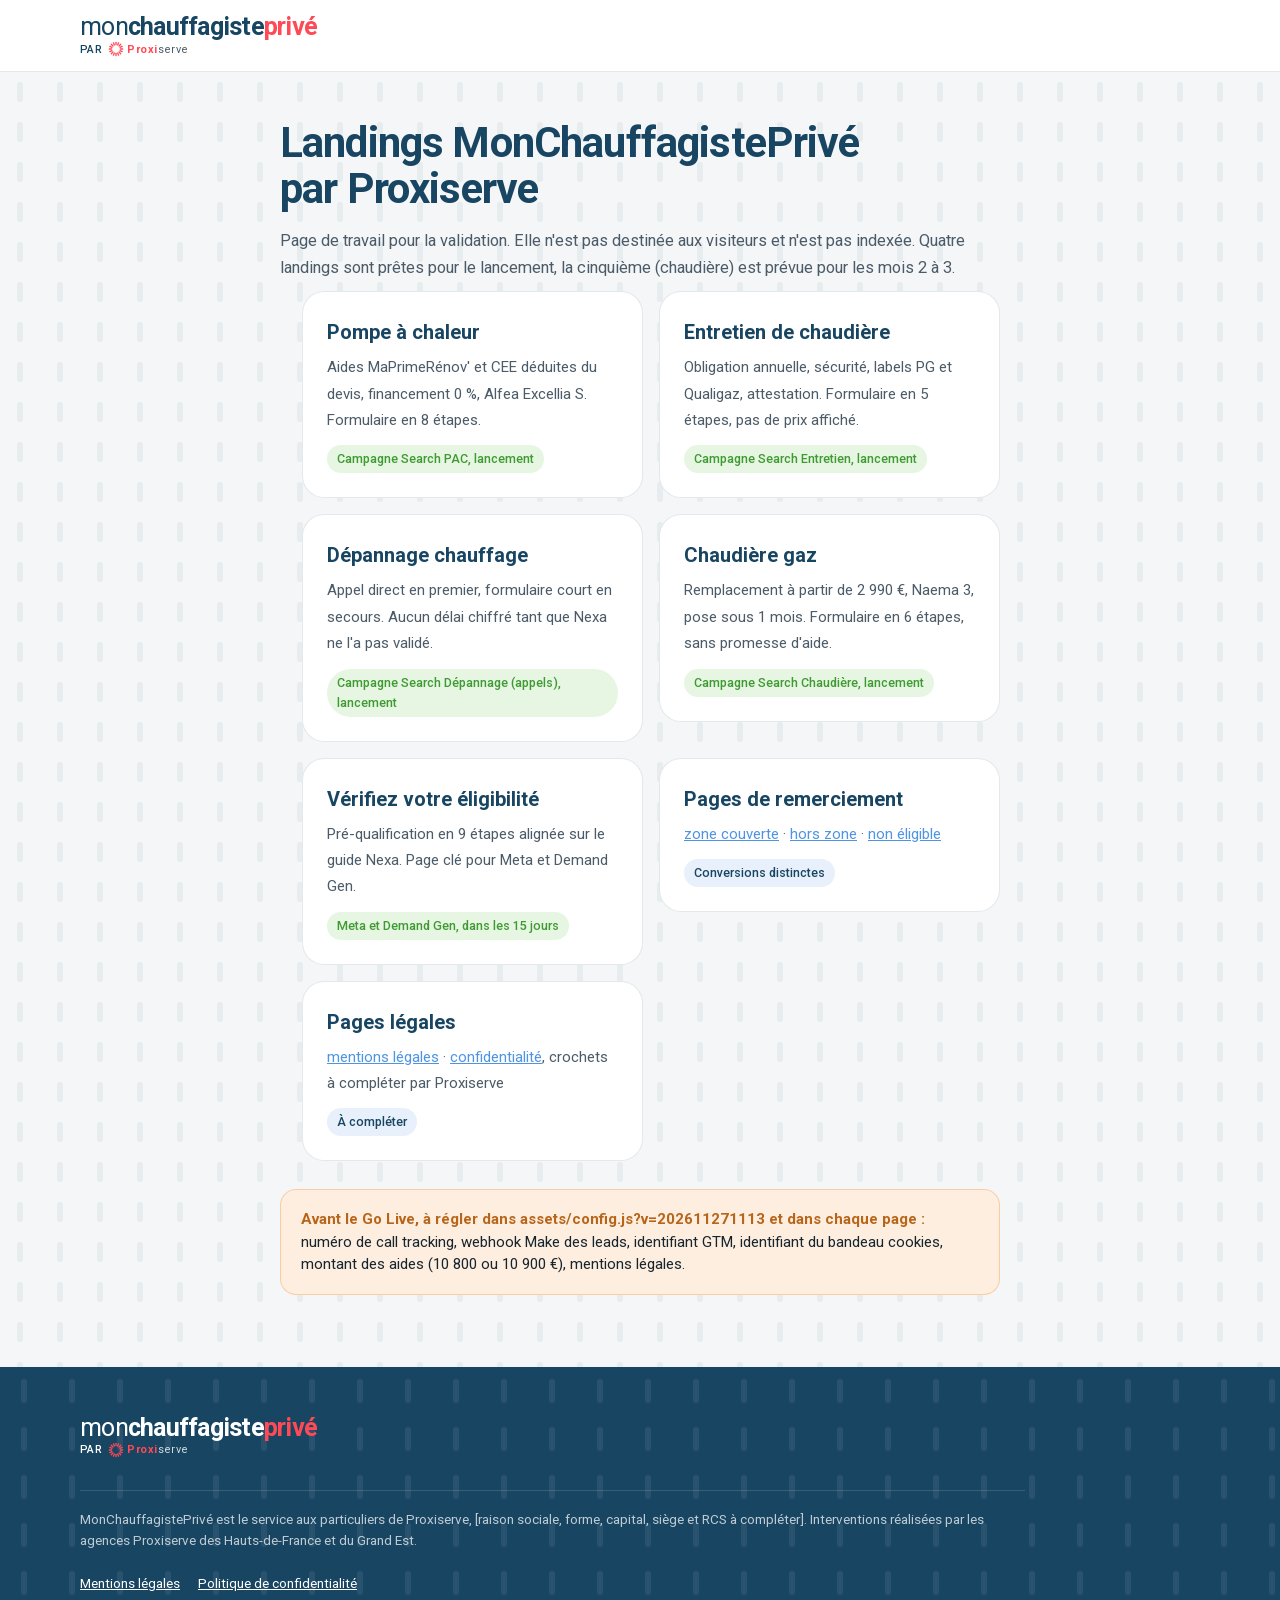
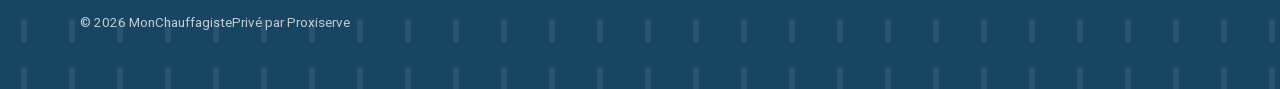
<file: index.html>
<!DOCTYPE html>
<html lang="fr">
<head>
<meta charset="utf-8">
<meta name="viewport" content="width=device-width, initial-scale=1, viewport-fit=cover">
<meta name="robots" content="noindex, nofollow">
<title>Landings, validation interne | MonChauffagistePrivé par Proxiserve</title>
<meta name="theme-color" content="#184562">
<link rel="icon" href="./img/favicon.svg" type="image/svg+xml">
<link rel="preload" as="font" type="font/woff2" href="./fonts/roboto-var.woff2" crossorigin>
<link rel="stylesheet" href="./assets/style.css?v=202611271113">
<!-- IwlCMP : consent defaults (doit précéder GTM). data-site-id à créer pour ce site. -->
<script>
window.dataLayer=window.dataLayer||[];function gtag(){dataLayer.push(arguments);}
gtag('consent','default',{ad_storage:'denied',ad_user_data:'denied',ad_personalization:'denied',analytics_storage:'denied',functionality_storage:'denied',personalization_storage:'denied',security_storage:'granted',wait_for_update:500});
gtag('set','url_passthrough',true);gtag('set','ads_data_redaction',true);
</script>
<script src="https://cmp.iwantlead.fr/cmp/v1/cmp.js" data-site-id="r6dadsb7"></script>
<!-- Google Tag Manager -->
<script>(function(w,d,s,l,i){w[l]=w[l]||[];w[l].push({'gtm.start':new Date().getTime(),event:'gtm.js'});var f=d.getElementsByTagName(s)[0],j=d.createElement(s),dl=l!='dataLayer'?'&l='+l:'';j.async=true;j.src='https://www.googletagmanager.com/gtm.js?id='+i+dl;f.parentNode.insertBefore(j,f);})(window,document,'script','dataLayer','GTM-NTSQ5FQP');</script>
<!-- End Google Tag Manager -->
<script>document.documentElement.className+=' js';</script>
<script src="./assets/config.js?v=202611271113"></script>
<style>body{background:var(--sky-mist)}</style>
</head>
<body>
<noscript><iframe src="https://www.googletagmanager.com/ns.html?id=GTM-NTSQ5FQP" height="0" width="0" style="display:none;visibility:hidden"></iframe></noscript>
<header class="top">
  <div class="wrap">
    <a class="brand" href="./" aria-label="MonChauffagistePrivé par Proxiserve">
      <span class="brand__name">mon<b>chauffagiste</b><em>privé</em></span>
      <span class="brand__by">PAR <svg class="sun"><use href="./assets/icons.svg#i-sun"/></svg><b>Proxi</b><span>serve</span></span>
    </a>
    <div class="top__right">
    </div>
  </div>
</header>
<main class="page">
<div class="wrap">

<h1>Landings MonChauffagistePrivé par Proxiserve</h1>
<p>Page de travail pour la validation. Elle n'est pas destinée aux visiteurs et n'est pas indexée. Quatre landings sont prêtes pour le lancement, la cinquième (chaudière) est prévue pour les mois 2 à 3.</p>
<ul class="hub">
  <li><a href="pompe-a-chaleur/"><b>Pompe à chaleur</b><span>Aides MaPrimeRénov' et CEE déduites du devis, financement 0 %, Alfea Excellia S. Formulaire en 8 étapes.</span><br><span class="tag">Campagne Search PAC, lancement</span></a></li>
  <li><a href="entretien-chaudiere/"><b>Entretien de chaudière</b><span>Obligation annuelle, sécurité, labels PG et Qualigaz, attestation. Formulaire en 5 étapes, pas de prix affiché.</span><br><span class="tag">Campagne Search Entretien, lancement</span></a></li>
  <li><a href="depannage-chauffage/"><b>Dépannage chauffage</b><span>Appel direct en premier, formulaire court en secours. Aucun délai chiffré tant que Nexa ne l'a pas validé.</span><br><span class="tag">Campagne Search Dépannage (appels), lancement</span></a></li>
  <li><a href="chaudiere-gaz/"><b>Chaudière gaz</b><span>Remplacement à partir de 2 990 €, Naema 3, pose sous 1 mois. Formulaire en 6 étapes, sans promesse d'aide.</span><br><span class="tag">Campagne Search Chaudière, lancement</span></a></li>
  <li><a href="simulateur-aides/"><b>Vérifiez votre éligibilité</b><span>Pré-qualification en 9 étapes alignée sur le guide Nexa. Page clé pour Meta et Demand Gen.</span><br><span class="tag">Meta et Demand Gen, dans les 15 jours</span></a></li>
  <li><div class="hub__card"><b>Pages de remerciement</b><span><a href="merci/">zone couverte</a> · <a href="merci-hors-zone/">hors zone</a> · <a href="merci-non-eligible/">non éligible</a></span><br><span class="tag tag--later">Conversions distinctes</span></div></li>
  <li><div class="hub__card"><b>Pages légales</b><span><a href="mentions-legales/">mentions légales</a> · <a href="confidentialite/">confidentialité</a>, crochets à compléter par Proxiserve</span><br><span class="tag tag--later">À compléter</span></div></li>
</ul>
<div class="attention" style="margin-top:28px"><b>Avant le Go Live, à régler dans assets/config.js?v=202611271113 et dans chaque page :</b> numéro de call tracking, webhook Make des leads, identifiant GTM, identifiant du bandeau cookies, montant des aides (10 800 ou 10 900 €), mentions légales.</div>
</div>
</main>
<footer class="foot" id="notes">
  <div class="wrap">
    <a class="brand brand--light" href="./" aria-label="MonChauffagistePrivé par Proxiserve">
      <span class="brand__name">mon<b>chauffagiste</b><em>privé</em></span>
      <span class="brand__by">PAR <svg class="sun"><use href="./assets/icons.svg#i-sun"/></svg><b>Proxi</b><span>serve</span></span>
    </a>
    <p class="foot__legal">MonChauffagistePrivé est le service aux particuliers de Proxiserve, [raison sociale, forme, capital, siège et RCS à compléter]. Interventions réalisées par les agences Proxiserve des Hauts-de-France et du Grand Est.</p>
    <nav aria-label="Informations légales"><a href="./mentions-legales/">Mentions légales</a><a href="./confidentialite/">Politique de confidentialité</a></nav>
    <p style="margin-top:18px">© <span id="annee">2026</span> MonChauffagistePrivé par Proxiserve</p>
  </div>
</footer>
<script src="./assets/app.js?v=202611271113" defer></script>
</body>
</html>
</file>
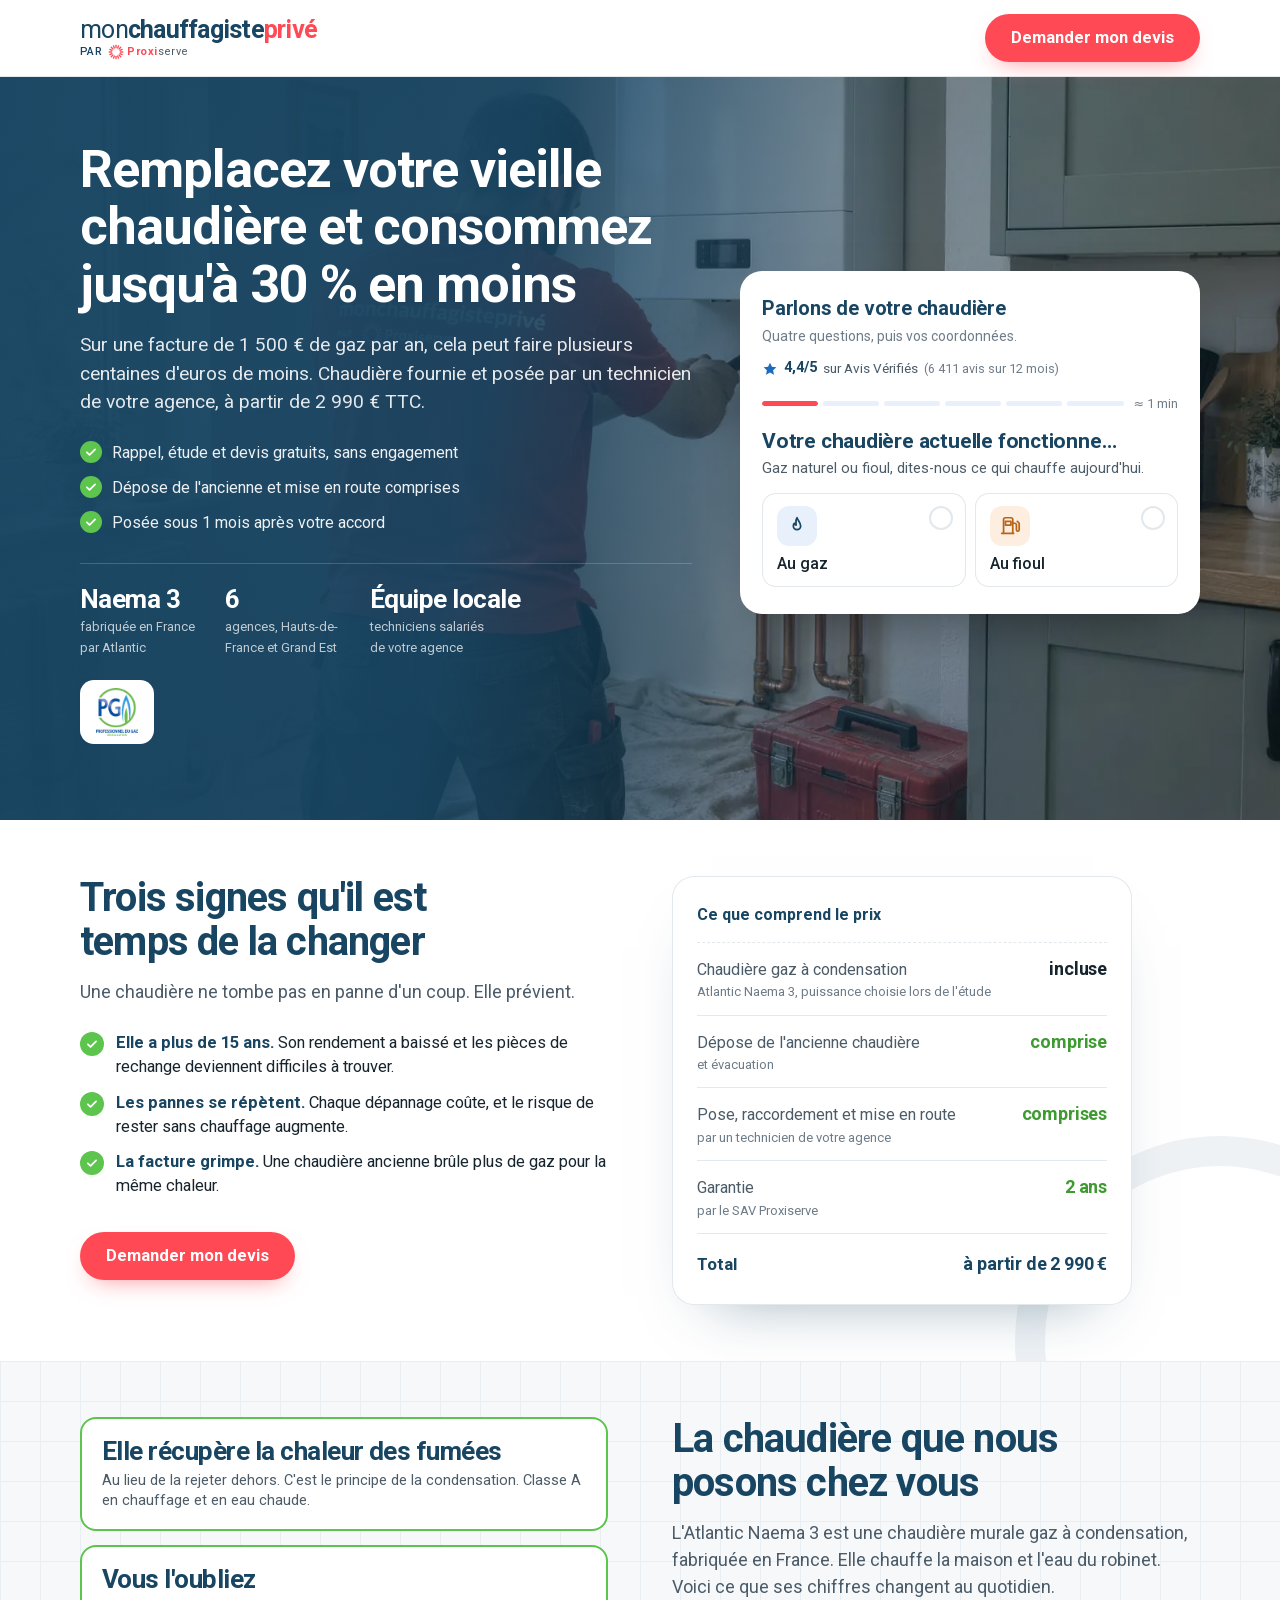
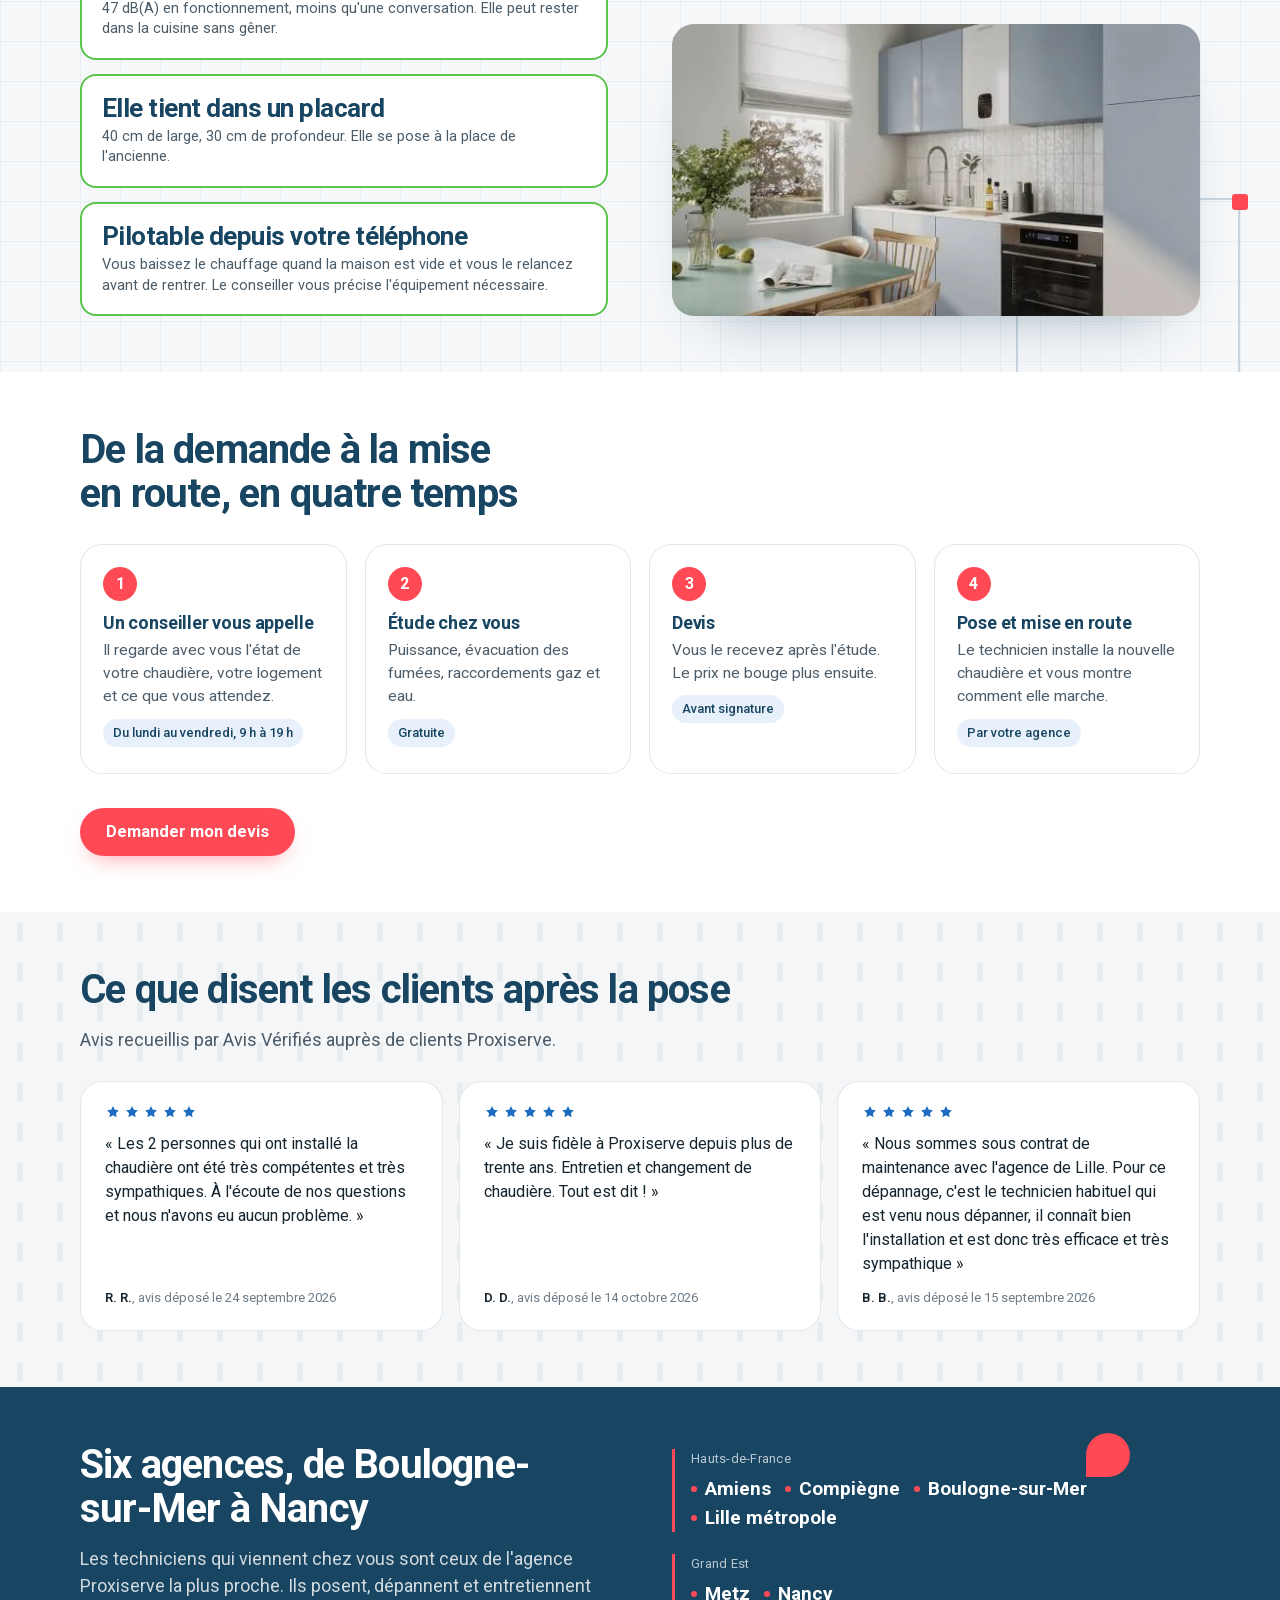
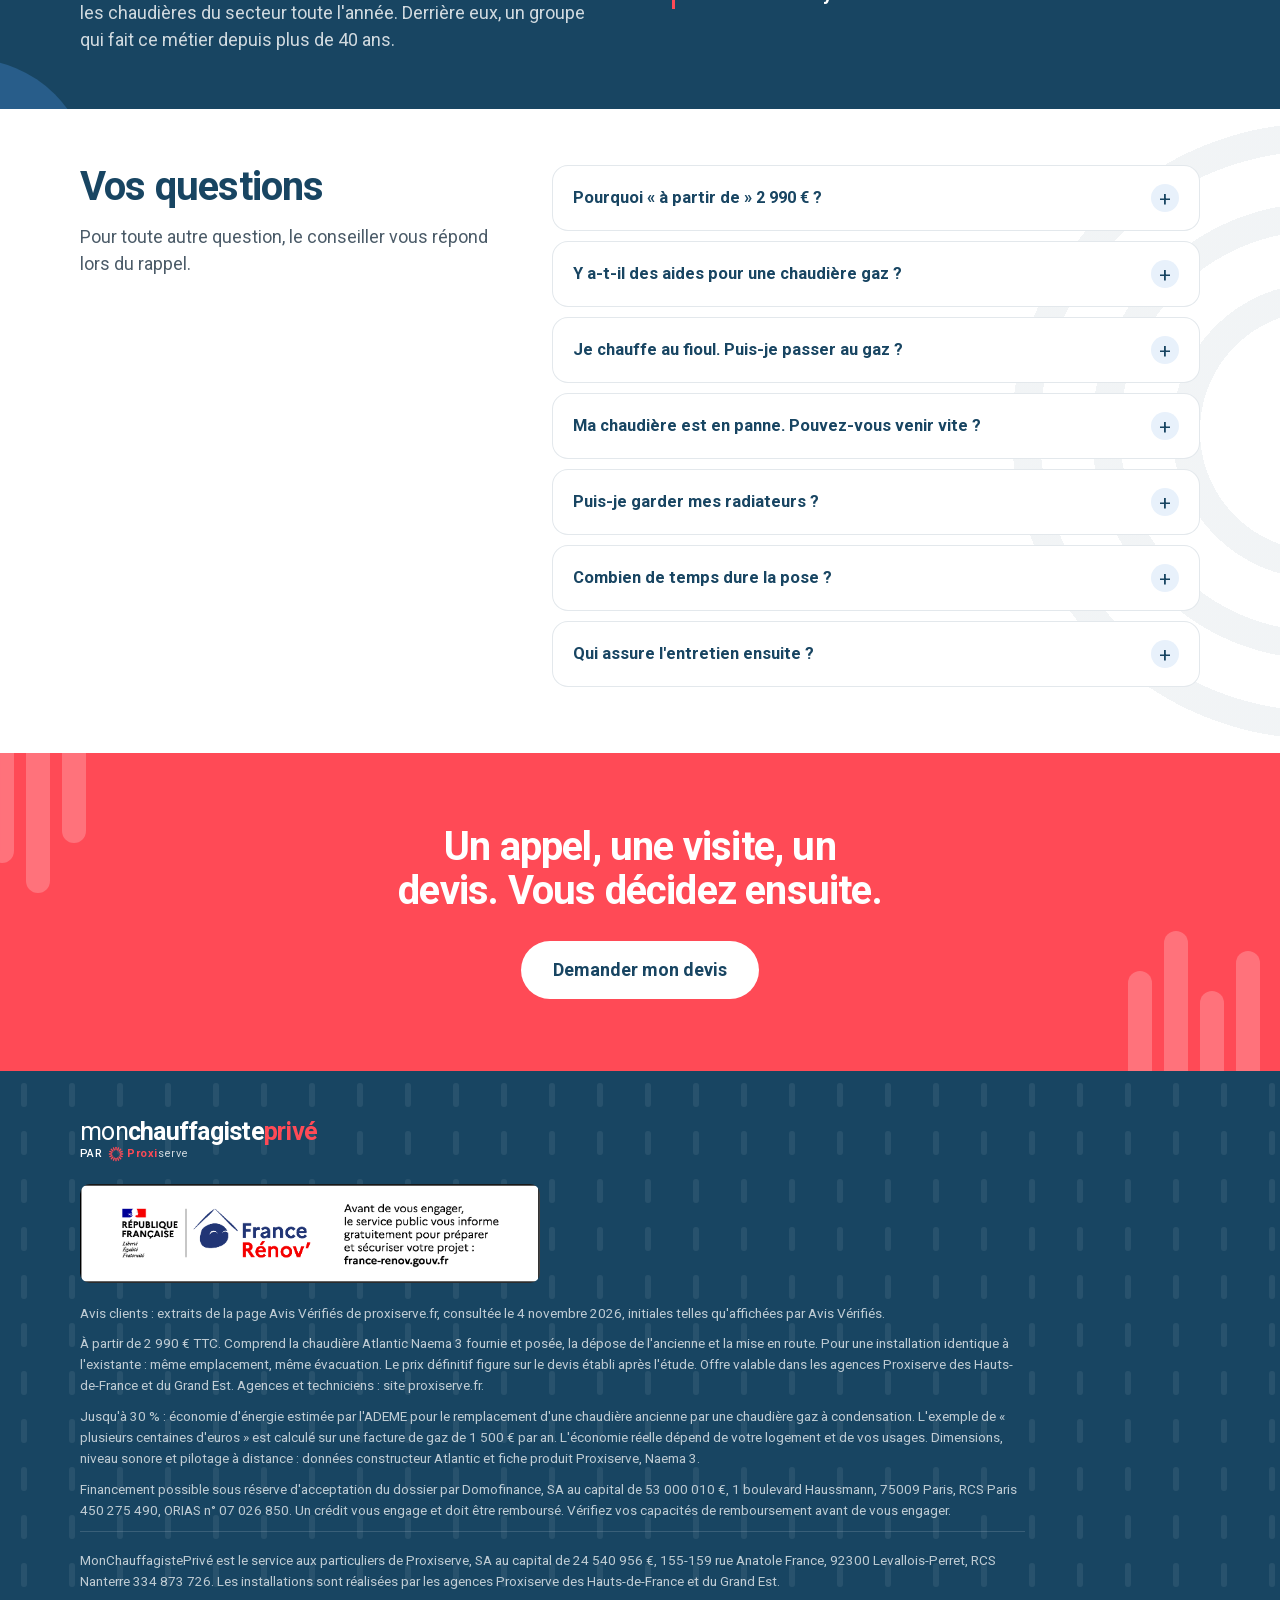
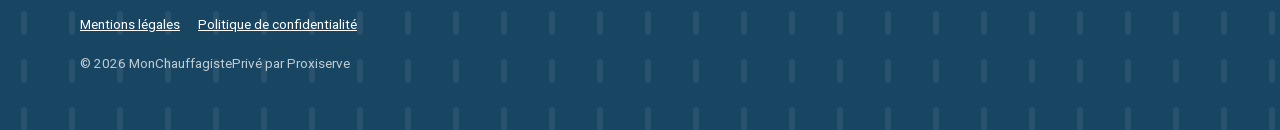
<file: chaudiere-gaz/index.html>
<!DOCTYPE html>
<html lang="fr">
<head>
<meta charset="utf-8">
<meta name="viewport" content="width=device-width, initial-scale=1, viewport-fit=cover">
<title>Remplacez votre vieille chaudière gaz, jusqu'à 30 % en moins | MonChauffagistePrivé par Proxiserve</title>
<meta name="description" content="Remplacez votre vieille chaudière gaz par une Atlantic Naema 3 à condensation : jusqu'à 30 % de gaz en moins selon l'ADEME, fournie et posée à partir de 2 990 €, sous 1 mois après le devis. Devis gratuit dans les Hauts-de-France et le Grand Est.">
<meta name="robots" content="noindex, nofollow">
<meta name="theme-color" content="#184562">
<link rel="icon" href="../img/favicon.svg" type="image/svg+xml">
<link rel="preload" as="font" type="font/woff2" href="../fonts/roboto-var.woff2" crossorigin>
<link rel="preload" as="image" href="../img/hero-chaudiere-1600.webp" type="image/webp" fetchpriority="high">
<link rel="stylesheet" href="../assets/style.css?v=202611271113">
<!-- IwlCMP : consent defaults (doit précéder GTM). data-site-id à créer pour ce site. -->
<script>
window.dataLayer=window.dataLayer||[];function gtag(){dataLayer.push(arguments);}
gtag('consent','default',{ad_storage:'denied',ad_user_data:'denied',ad_personalization:'denied',analytics_storage:'denied',functionality_storage:'denied',personalization_storage:'denied',security_storage:'granted',wait_for_update:500});
gtag('set','url_passthrough',true);gtag('set','ads_data_redaction',true);
</script>
<script src="https://cmp.iwantlead.fr/cmp/v1/cmp.js" data-site-id="r6dadsb7"></script>
<!-- Google Tag Manager -->
<script>(function(w,d,s,l,i){w[l]=w[l]||[];w[l].push({'gtm.start':new Date().getTime(),event:'gtm.js'});var f=d.getElementsByTagName(s)[0],j=d.createElement(s),dl=l!='dataLayer'?'&l='+l:'';j.async=true;j.src='https://www.googletagmanager.com/gtm.js?id='+i+dl;f.parentNode.insertBefore(j,f);})(window,document,'script','dataLayer','GTM-NTSQ5FQP');</script>
<!-- End Google Tag Manager -->
<script>document.documentElement.className+=' js';</script>
<script src="../assets/config.js?v=202611271113"></script>
<script>
/* Priorité du lead, transmise avec le payload (chaud / tiède / froid). */
window.MCP_PRIORITE = function(r){
  if (r.statut === 'Propriétaire' && (r.etat === 'En panne' || r.etat === 'Fonctionne mal')) return 'chaud';
  return 'tiède';
};
</script>
</head>
<body>
<noscript><iframe src="https://www.googletagmanager.com/ns.html?id=GTM-NTSQ5FQP" height="0" width="0" style="display:none;visibility:hidden"></iframe></noscript>

<header class="top">
  <div class="wrap">
    <a class="brand" href="#top" aria-label="MonChauffagistePrivé par Proxiserve">
      <span class="brand__name">mon<b>chauffagiste</b><em>privé</em></span>
      <span class="brand__by">PAR <svg class="sun"><use href="../assets/icons.svg#i-sun"/></svg><b>Proxi</b><span>serve</span></span>
    </a>
    <div class="top__right">
      <a class="top__tel" href="#devis" data-tel="header" data-tel-fallback="Être rappelé"><svg class="ico"><use href="../assets/icons.svg#i-phone"/></svg><span><b data-tel-num>Être rappelé</b><span data-tel-sub>Un conseiller vous rappelle</span></span></a>
      <a class="btn btn--red" href="#devis" data-go="header"><span class="lg">Demander mon devis</span><span class="sm">Mon devis</span></a>
    </div>
  </div>
</header>

<main id="top">
<section class="hero hero--photo">
  <div class="hero__bg" aria-hidden="true"><picture><source type="image/webp" sizes="100vw" srcset="../img/hero-chaudiere-1600.webp 1600w, ../img/hero-chaudiere-1000.webp 1000w, ../img/hero-chaudiere-640.webp 640w"><img src="../img/hero-chaudiere-1600.jpg" alt="" fetchpriority="high" decoding="async"></picture></div>
  <div class="wrap hero__inner">
    <div class="hero__copy">
      <h1 class="ent e1">Remplacez votre vieille chaudière et consommez <em>jusqu'à 30&nbsp;% en moins</em></h1>
      <p class="hero__lead ent e2">Sur une facture de 1&nbsp;500&nbsp;€ de gaz par an, cela peut faire plusieurs centaines d'euros de moins. Chaudière fournie et posée par un technicien de votre agence, à partir de 2&nbsp;990&nbsp;€ TTC.</p>
      <ul class="hero__ticks ent e3">
        <li><svg class="ico"><use href="../assets/icons.svg#i-check"/></svg><span>Rappel, étude et devis gratuits, sans engagement</span></li>
        <li><svg class="ico"><use href="../assets/icons.svg#i-check"/></svg><span>Dépose de l'ancienne et mise en route comprises</span></li>
        <li><svg class="ico"><use href="../assets/icons.svg#i-check"/></svg><span>Posée sous 1&nbsp;mois après votre accord</span></li>
      </ul>
      <div class="hero__stats ent e4">
        <div><b>Naema&nbsp;3</b><span>fabriquée en France par Atlantic</span></div>
        <div><b>6</b><span>agences, Hauts-de-France et Grand Est</span></div>
        <div><b>Équipe locale</b><span>techniciens salariés de votre agence</span></div>
      </div>
      <div class="labels ent e4" aria-label="Certifications">
        <span><img src="../img/label-pg.png" alt="Professionnel du Gaz, installation" width="104" height="120" loading="lazy"></span>
      </div>
    </div>

    <div class="quiz ent e5" id="devis">
      <p class="quiz__title">Parlons de votre chaudière</p>
      <p class="quiz__sub">Quatre questions, puis vos coordonnées.</p>
      <a class="quiz__avis" href="https://www.avis-verifies.com/avis-clients/proxiserve.fr" target="_blank" rel="noopener" aria-label="Proxiserve : note 4,4 sur 5 sur Avis Vérifiés, ouvre la page des avis"><svg viewBox="0 0 24 24" aria-hidden="true"><path d="M12 2.5l2.9 6 6.6.9-4.8 4.6 1.2 6.5L12 17.4l-5.9 3.1 1.2-6.5L2.5 9.4l6.6-.9z"/></svg><b>4,4/5</b> sur Avis Vérifiés<span>6&nbsp;411 avis sur 12 mois</span></a>
      <div class="quiz__bar">
        <button type="button" class="qbtn" id="q-back" aria-label="Question précédente" hidden><svg class="ico"><use href="../assets/icons.svg#i-chev-l"/></svg></button>
        <div class="segs" id="q-segs" aria-hidden="true"><i class="on"></i><i></i><i></i><i></i><i></i><i></i></div>
        <span class="quiz__count" id="q-count">≈ 1 min</span>
        <span class="sr" id="q-progres" aria-live="polite">Étape 1 sur 6</span>
      </div>

      <form id="q-form" novalidate data-source="LP Chaudière gaz" data-thematique="chaudiere_gaz">
        <div class="quiz__viewport" id="q-view">

          <fieldset class="step is-active" data-step="chaudiere">
            <legend class="step__q" tabindex="-1">Votre chaudière actuelle fonctionne&hellip;</legend>
            <p class="step__hint">Gaz naturel ou fioul, dites-nous ce qui chauffe aujourd'hui.</p>
            <div class="opts opts--2">
              <label class="opt"><input type="radio" name="chaudiere" value="Gaz"><span class="opt__ico c-sky"><svg class="ico"><use href="../assets/icons.svg#i-flame"/></svg></span><span class="opt__txt">Au gaz</span><span class="opt__radio"><svg viewBox="0 0 24 24"><path d="M5 12.5l4.5 4.5L19 7.5"/></svg></span></label>
              <label class="opt"><input type="radio" name="chaudiere" value="Fioul"><span class="opt__ico c-orange"><svg class="ico"><use href="../assets/icons.svg#i-fuel"/></svg></span><span class="opt__txt">Au fioul</span><span class="opt__radio"><svg viewBox="0 0 24 24"><path d="M5 12.5l4.5 4.5L19 7.5"/></svg></span></label>
            </div>
          </fieldset>

          <fieldset class="step" data-step="age">
            <legend class="step__q" tabindex="-1">Elle a&hellip;</legend>
            <p class="step__hint">Une estimation suffit.</p>
            <div class="opts">
              <label class="opt"><input type="radio" name="age" value="Moins de 10 ans"><span class="opt__txt">Moins de 10 ans</span><span class="opt__radio"><svg viewBox="0 0 24 24"><path d="M5 12.5l4.5 4.5L19 7.5"/></svg></span></label>
              <label class="opt"><input type="radio" name="age" value="10 à 15 ans"><span class="opt__txt">Entre 10 et 15 ans</span><span class="opt__radio"><svg viewBox="0 0 24 24"><path d="M5 12.5l4.5 4.5L19 7.5"/></svg></span></label>
              <label class="opt"><input type="radio" name="age" value="Plus de 15 ans"><span class="opt__txt">Plus de 15 ans</span><span class="opt__radio"><svg viewBox="0 0 24 24"><path d="M5 12.5l4.5 4.5L19 7.5"/></svg></span></label>
              <label class="opt"><input type="radio" name="age" value="Je ne sais pas"><span class="opt__txt">Je ne sais pas</span><span class="opt__radio"><svg viewBox="0 0 24 24"><path d="M5 12.5l4.5 4.5L19 7.5"/></svg></span></label>
            </div>
          </fieldset>

          <fieldset class="step" data-step="etat">
            <legend class="step__q" tabindex="-1">Comment va-t-elle aujourd'hui&nbsp;?</legend>
            <p class="step__hint">Si elle est en panne, on vous rappelle en premier.</p>
            <div class="opts">
              <label class="opt"><input type="radio" name="etat" value="En panne"><span class="opt__ico c-red"><svg class="ico"><use href="../assets/icons.svg#i-warn"/></svg></span><span class="opt__txt">En panne<small>plus de chauffage ou d'eau chaude</small></span><span class="opt__radio"><svg viewBox="0 0 24 24"><path d="M5 12.5l4.5 4.5L19 7.5"/></svg></span></label>
              <label class="opt"><input type="radio" name="etat" value="Fonctionne mal"><span class="opt__ico c-orange"><svg class="ico"><use href="../assets/icons.svg#i-wrench"/></svg></span><span class="opt__txt">Elle fonctionne, mais mal<small>pannes répétées, bruit, facture en hausse</small></span><span class="opt__radio"><svg viewBox="0 0 24 24"><path d="M5 12.5l4.5 4.5L19 7.5"/></svg></span></label>
              <label class="opt"><input type="radio" name="etat" value="Fonctionne"><span class="opt__ico c-green"><svg class="ico"><use href="../assets/icons.svg#i-check"/></svg></span><span class="opt__txt">Elle fonctionne<small>je prépare son remplacement</small></span><span class="opt__radio"><svg viewBox="0 0 24 24"><path d="M5 12.5l4.5 4.5L19 7.5"/></svg></span></label>
            </div>
          </fieldset>

          <fieldset class="step" data-step="statut">
            <legend class="step__q" tabindex="-1">Vous êtes&hellip;</legend>
            <p class="step__hint">Nous installons chez les propriétaires.</p>
            <div class="opts">
              <label class="opt"><input type="radio" name="statut" value="Propriétaire"><span class="opt__ico c-sky"><svg class="ico"><use href="../assets/icons.svg#i-home"/></svg></span><span class="opt__txt">Propriétaire<small>de mon logement</small></span><span class="opt__radio"><svg viewBox="0 0 24 24"><path d="M5 12.5l4.5 4.5L19 7.5"/></svg></span></label>
              <label class="opt"><input type="radio" name="statut" value="Locataire" data-bloque="locataire"><span class="opt__ico c-mist"><svg class="ico"><use href="../assets/icons.svg#i-key"/></svg></span><span class="opt__txt">Locataire</span><span class="opt__radio"><svg viewBox="0 0 24 24"><path d="M5 12.5l4.5 4.5L19 7.5"/></svg></span></label>
            </div>
          </fieldset>

          <fieldset class="step" data-step="code_postal" data-kind="cp">
            <legend class="step__q" tabindex="-1">Où se trouve votre logement&nbsp;?</legend>
            <p class="step__hint">L'adresse sert à rattacher votre demande à l'agence Proxiserve la plus proche.</p>
            <div class="group">
              <div class="field"><label for="f-adresse">Adresse</label><input id="f-adresse" name="adresse" type="text" autocomplete="street-address" placeholder="12 rue de la Gare"></div>
              <div class="field"><label for="f-cp">Code postal</label><input id="f-cp" name="code_postal" type="text" inputmode="numeric" autocomplete="postal-code" maxlength="5" placeholder="59000" pattern="[0-9]{5}"></div>
            </div>
            <div class="chips" id="q-communes" role="group" aria-label="Choisissez votre commune"></div>
            <p class="note" id="q-cp-note" aria-live="polite"></p>
            <div class="step__actions"><button type="button" class="btn btn--navy" data-next>Continuer</button></div>
          </fieldset>

          <fieldset class="step" data-step="identite" data-kind="identite">
            <legend class="step__q" tabindex="-1">Qui doit-on rappeler&nbsp;?</legend>
            <p class="step__secu"><svg class="ico"><use href="../assets/icons.svg#i-shield"/></svg>Vos coordonnées servent seulement au rappel pour votre projet.</p>
            <div class="group group--2">
              <div class="field"><label for="f-prenom">Prénom</label><input id="f-prenom" name="prenom" type="text" autocomplete="given-name" autocapitalize="words" placeholder="Camille"></div>
              <div class="field"><label for="f-nom">Nom</label><input id="f-nom" name="nom" type="text" autocomplete="family-name" autocapitalize="words" placeholder="Martin"></div>
              <div class="field"><label for="f-email">Email</label><input id="f-email" name="email" type="email" inputmode="email" autocomplete="email" autocapitalize="off" spellcheck="false" placeholder="camille.martin@gmail.com"></div>
              <div class="field"><label for="f-tel">Téléphone</label><div class="tel"><span class="cc">+33</span><input id="f-tel" name="telephone" type="tel" inputmode="tel" autocomplete="tel-national" placeholder="06 12 34 56 78" maxlength="14"></div></div>
            </div>
            <label class="consent" id="q-consent-box">
              <span class="switch"><input type="checkbox" id="f-consent" name="consentement" value="oui"><span></span></span>
              <p id="q-consent-text">J'accepte d'être recontacté par téléphone, SMS ou email par Proxiserve et Nexa Consulting pour mon projet de remplacement de chaudière.</p>
            </label>
            <p class="note" id="q-id-note" aria-live="polite"></p>
            <div class="step__actions"><button type="submit" class="btn btn--red btn--lg" id="q-send">Être rappelé pour mon devis</button></div>
          </fieldset>

        </div>
        <input class="hp" type="text" name="site_web" id="f-hp" tabindex="-1" autocomplete="off" aria-hidden="true">
      </form>
    </div>
  </div>
</section>

<section class="sec sec--thermo" id="offre">
  <svg class="deco--thermo" viewBox="0 0 440 440" fill="none" aria-hidden="true"><circle class="piste" cx="220" cy="220" r="190" stroke-width="30"/><circle class="chaleur" cx="220" cy="220" r="190" stroke-width="30" stroke-linecap="round" stroke-dasharray="90 1194"/></svg>
  <div class="wrap split">
    <div class="sec__head">
      <h2>Trois signes qu'il est temps de la changer</h2>
      <p>Une chaudière ne tombe pas en panne d'un coup. Elle prévient.</p>
      <ul class="ticks" style="margin-top:26px">
        <li><svg class="ico"><use href="../assets/icons.svg#i-check"/></svg><span><b>Elle a plus de 15 ans.</b> Son rendement a baissé et les pièces de rechange deviennent difficiles à trouver.</span></li>
        <li><svg class="ico"><use href="../assets/icons.svg#i-check"/></svg><span><b>Les pannes se répètent.</b> Chaque dépannage coûte, et le risque de rester sans chauffage augmente.</span></li>
        <li><svg class="ico"><use href="../assets/icons.svg#i-check"/></svg><span><b>La facture grimpe.</b> Une chaudière ancienne brûle plus de gaz pour la même chaleur.</span></li>
      </ul>
      <div class="cta-line"><a class="btn btn--red" href="#devis" data-go="offre">Demander mon devis</a></div>
    </div>
    <div class="devis" aria-label="Ce que comprend le prix">
      <div class="devis__head"><b>Ce que comprend le prix</b></div>
      <div class="devis__row"><span>Chaudière gaz à condensation<small>Atlantic Naema 3, puissance choisie lors de l'étude</small></span><b>incluse</b></div>
      <div class="devis__row"><span>Dépose de l'ancienne chaudière<small>et évacuation</small></span><b class="ok">comprise</b></div>
      <div class="devis__row"><span>Pose, raccordement et mise en route<small>par un technicien de votre agence</small></span><b class="ok">comprises</b></div>
      <div class="devis__row"><span>Garantie<small>par le SAV Proxiserve</small></span><b class="ok">2 ans</b></div>
      <div class="devis__total"><span>Total</span><b>à partir de 2&nbsp;990&nbsp;€</b></div>
    </div>
  </div>
</section>

<section class="sec sec--grid" id="materiel">
  <div class="wrap split split--rev">
    <div class="sec__head">
      <h2>La chaudière que nous posons chez vous</h2>
      <p>L'Atlantic Naema&nbsp;3 est une chaudière murale gaz à condensation, fabriquée en France. Elle chauffe la maison et l'eau du robinet. Voici ce que ses chiffres changent au quotidien.</p>
      <figure class="photo photo--landscape photo--marge" style="margin:0"><picture><source type="image/webp" srcset="../img/naema-3-540.webp"><img src="../img/naema-3-540.jpg" alt="Chaudière Atlantic Naema 3 installée dans une cuisine, entre les meubles hauts" loading="lazy" decoding="async" width="540" height="410"></picture><figcaption>La Naema&nbsp;3 dans une cuisine. Photo Proxiserve.</figcaption></figure>
    </div>
    <div class="spec">
      <div><b>Elle récupère la chaleur des fumées</b><span>Au lieu de la rejeter dehors. C'est le principe de la condensation. Classe A en chauffage et en eau chaude.</span></div>
      <div><b>Vous l'oubliez</b><span>47&nbsp;dB(A) en fonctionnement, moins qu'une conversation. Elle peut rester dans la cuisine sans gêner.</span></div>
      <div><b>Elle tient dans un placard</b><span>40&nbsp;cm de large, 30&nbsp;cm de profondeur. Elle se pose à la place de l'ancienne.</span></div>
      <div><b>Pilotable depuis votre téléphone</b><span>Vous baissez le chauffage quand la maison est vide et vous le relancez avant de rentrer. Le conseiller vous précise l'équipement nécessaire.</span></div>
    </div>
  </div>
</section>

<section class="sec sec--thermo" id="etapes">
  <div class="wrap">
    <div class="sec__head">
      <h2>De la demande à la mise en route, en quatre temps</h2>
      </div>
    <ol class="steps">
      <li><h3>Un conseiller vous appelle</h3><p>Il regarde avec vous l'état de votre chaudière, votre logement et ce que vous attendez.</p><span class="dur">Du lundi au vendredi, 9 h à 19 h</span></li>
      <li><h3>Étude chez vous</h3><p>Puissance, évacuation des fumées, raccordements gaz et eau.</p><span class="dur">Gratuite</span></li>
      <li><h3>Devis</h3><p>Vous le recevez après l'étude. Le prix ne bouge plus ensuite.</p><span class="dur">Avant signature</span></li>
      <li><h3>Pose et mise en route</h3><p>Le technicien installe la nouvelle chaudière et vous montre comment elle marche.</p><span class="dur">Par votre agence</span></li>
    </ol>
    <div class="cta-line"><a class="btn btn--red" href="#devis" data-go="etapes">Demander mon devis</a></div>
  </div>
</section>

<section class="sec sec--dots" id="temoignages">
  <div class="wrap">
    <div class="sec__head">
      <h2>Ce que disent les clients après la pose</h2>
      <p>Avis recueillis par Avis Vérifiés auprès de clients Proxiserve.</p>
    </div>
    <div class="temoins">
      <article class="temoin">
        <div class="temoin__stars" aria-label="5 étoiles sur 5"><svg class="ico"><use href="../assets/icons.svg#i-star"/></svg><svg class="ico"><use href="../assets/icons.svg#i-star"/></svg><svg class="ico"><use href="../assets/icons.svg#i-star"/></svg><svg class="ico"><use href="../assets/icons.svg#i-star"/></svg><svg class="ico"><use href="../assets/icons.svg#i-star"/></svg></div>
        <blockquote>«&nbsp;Les 2 personnes qui ont installé la chaudière ont été très compétentes et très sympathiques. À l'écoute de nos questions et nous n'avons eu aucun problème.&nbsp;»</blockquote>
        <footer><b>R. R.</b>, avis déposé le 24 septembre 2026</footer>
      </article>
      <article class="temoin">
        <div class="temoin__stars" aria-label="5 étoiles sur 5"><svg class="ico"><use href="../assets/icons.svg#i-star"/></svg><svg class="ico"><use href="../assets/icons.svg#i-star"/></svg><svg class="ico"><use href="../assets/icons.svg#i-star"/></svg><svg class="ico"><use href="../assets/icons.svg#i-star"/></svg><svg class="ico"><use href="../assets/icons.svg#i-star"/></svg></div>
        <blockquote>«&nbsp;Je suis fidèle à Proxiserve depuis plus de trente ans. Entretien et changement de chaudière. Tout est dit&nbsp;!&nbsp;»</blockquote>
        <footer><b>D. D.</b>, avis déposé le 14 octobre 2026</footer>
      </article>
      <article class="temoin">
        <div class="temoin__stars" aria-label="5 étoiles sur 5"><svg class="ico"><use href="../assets/icons.svg#i-star"/></svg><svg class="ico"><use href="../assets/icons.svg#i-star"/></svg><svg class="ico"><use href="../assets/icons.svg#i-star"/></svg><svg class="ico"><use href="../assets/icons.svg#i-star"/></svg><svg class="ico"><use href="../assets/icons.svg#i-star"/></svg></div>
        <blockquote>«&nbsp;Nous sommes sous contrat de maintenance avec l'agence de Lille. Pour ce dépannage, c'est le technicien habituel qui est venu nous dépanner, il connaît bien l'installation et est donc très efficace et très sympathique&nbsp;»</blockquote>
        <footer><b>B. B.</b>, avis déposé le 15 septembre 2026</footer>
      </article>
    </div>
  </div>
</section>

<section class="sec sec--navy sec--blocs" id="proxiserve">
  <div class="wrap split">
    <div class="sec__head">
      <h2>Six agences, de Boulogne-sur-Mer à Nancy</h2>
      <p>Les techniciens qui viennent chez vous sont ceux de l'agence Proxiserve la plus proche. Ils posent, dépannent et entretiennent les chaudières du secteur toute l'année. Derrière eux, un groupe qui fait ce métier depuis plus de 40&nbsp;ans.</p>
    </div>
    <div class="agences agences--col">
      <div class="agences__region"><span>Hauts-de-France</span><ul><li>Amiens</li><li>Compiègne</li><li>Boulogne-sur-Mer</li><li>Lille métropole</li></ul></div>
      <div class="agences__region"><span>Grand Est</span><ul><li>Metz</li><li>Nancy</li></ul></div>
    </div>
  </div>
</section>

<section class="sec sec--rings" id="faq">
  <div class="wrap faq">
    <div class="sec__head">
      <h2>Vos questions</h2>
      <p>Pour toute autre question, le conseiller vous répond lors du rappel.</p>
    </div>
    <div>
      <details><summary>Pourquoi « à partir de » 2&nbsp;990&nbsp;€&nbsp;?</summary><div class="a">Le prix dépend de la puissance et de votre installation. Par exemple, si l'évacuation des fumées doit être refaite. Il est fixé sur le devis, après l'étude chez vous.</div></details>
      <details><summary>Y a-t-il des aides pour une chaudière gaz&nbsp;?</summary><div class="a">Non. Les aides publiques ne financent plus les chaudières gaz. Un financement est possible, sous réserve d'acceptation du dossier. Vous chauffez au fioul&nbsp;? Une pompe à chaleur peut être aidée. Le conseiller vous le dit au rappel.</div></details>
      <details><summary>Je chauffe au fioul. Puis-je passer au gaz&nbsp;?</summary><div class="a">Oui, si votre logement est raccordable au réseau de gaz. L'étude chez vous le vérifie.</div></details>
      <details><summary>Ma chaudière est en panne. Pouvez-vous venir vite&nbsp;?</summary><div class="a">Dites-le dans le formulaire&nbsp;: votre demande passe en premier. Le conseiller vous donne un créneau au téléphone.</div></details>
      <details><summary>Puis-je garder mes radiateurs&nbsp;?</summary><div class="a">Oui. La nouvelle chaudière se raccorde à votre circuit de chauffage actuel. Le technicien le vérifie lors de l'étude.</div></details>
      <details><summary>Combien de temps dure la pose&nbsp;?</summary><div class="a">Cela dépend de votre installation. Le conseiller vous le dit après l'étude, avec le devis.</div></details>
      <details><summary>Qui assure l'entretien ensuite&nbsp;?</summary><div class="a">Les techniciens de votre agence Proxiserve, ceux qui l'ont posée.</div></details>
    </div>
  </div>
</section>

<section class="final final--lames">
  <div class="lames lames--haut" style="" aria-hidden="true"><span style="height:170px"></span><span style="height:200px"></span><span style="height:150px"></span></div><div class="lames lames--bas" style="" aria-hidden="true"><span style="height:160px"></span><span style="height:200px"></span><span style="height:140px"></span><span style="height:180px"></span></div>
  <div class="wrap">
    <div class="final__box">
      <h2>Un appel, une visite, un devis. Vous décidez ensuite.</h2>
      <a class="btn btn--white btn--lg" href="#devis" data-go="final">Demander mon devis</a>
    </div>
  </div>
</section>
</main>

<footer class="foot" id="notes">
  <div class="wrap">
    <a class="brand brand--light" href="#top" aria-label="MonChauffagistePrivé par Proxiserve">
      <span class="brand__name">mon<b>chauffagiste</b><em>privé</em></span>
      <span class="brand__by">PAR <svg class="sun"><use href="../assets/icons.svg#i-sun"/></svg><b>Proxi</b><span>serve</span></span>
    </a>
    <a class="renov" href="https://france-renov.gouv.fr" target="_blank" rel="noopener"><img src="../img/bandeau-france-renov.png" alt="Avant de vous engager, le service public vous informe gratuitement pour préparer et sécuriser votre projet : france-renov.gouv.fr" width="1401" height="301" loading="lazy"></a>
    <p>Avis clients&nbsp;: extraits de la page Avis Vérifiés de proxiserve.fr, consultée le 4 novembre 2026, initiales telles qu'affichées par Avis Vérifiés.</p>
    <p>À partir de 2&nbsp;990&nbsp;€ TTC. Comprend la chaudière Atlantic Naema&nbsp;3 fournie et posée, la dépose de l'ancienne et la mise en route. Pour une installation identique à l'existante&nbsp;: même emplacement, même évacuation. Le prix définitif figure sur le devis établi après l'étude. Offre valable dans les agences Proxiserve des Hauts-de-France et du Grand Est. Agences et techniciens&nbsp;: site proxiserve.fr.</p>
    <p>Jusqu'à 30&nbsp;%&nbsp;: économie d'énergie estimée par l'ADEME pour le remplacement d'une chaudière ancienne par une chaudière gaz à condensation. L'exemple de « plusieurs centaines d'euros » est calculé sur une facture de gaz de 1&nbsp;500&nbsp;€ par an. L'économie réelle dépend de votre logement et de vos usages. Dimensions, niveau sonore et pilotage à distance&nbsp;: données constructeur Atlantic et fiche produit Proxiserve, Naema&nbsp;3.</p>
    <p>Financement possible sous réserve d'acceptation du dossier par Domofinance, SA au capital de 53 000 010 €, 1 boulevard Haussmann, 75009 Paris, RCS Paris 450 275 490, ORIAS n° 07 026 850. Un crédit vous engage et doit être remboursé. Vérifiez vos capacités de remboursement avant de vous engager.</p>
    <p class="foot__legal">MonChauffagistePrivé est le service aux particuliers de Proxiserve, SA au capital de 24 540 956 €, 155-159 rue Anatole France, 92300 Levallois-Perret, RCS Nanterre 334 873 726. Les installations sont réalisées par les agences Proxiserve des Hauts-de-France et du Grand Est.</p>
    <nav aria-label="Informations légales"><a href="../mentions-legales/">Mentions légales</a><a href="../confidentialite/">Politique de confidentialité</a></nav>
    <p style="margin-top:18px">© <span id="annee">2026</span> MonChauffagistePrivé par Proxiserve</p>
  </div>
</footer>

<a class="avis" href="https://www.avis-verifies.com/avis-clients/proxiserve.fr" target="_blank" rel="noopener" aria-label="Proxiserve : note 4,4 sur 5 sur Avis Vérifiés, ouvre la page des avis">
  <span class="avis__note"><svg viewBox="0 0 24 24" aria-hidden="true"><path d="M12 2.5l2.9 6 6.6.9-4.8 4.6 1.2 6.5L12 17.4l-5.9 3.1 1.2-6.5L2.5 9.4l6.6-.9z"/></svg>4,4<small style="font-weight:500;font-size:12px;color:var(--ink-3)">/5</small></span>
  <span class="avis__txt"><b>Avis Vérifiés</b><span>6 411 avis sur 12 mois</span></span>
</a>
<div class="sticky" id="sticky"><a class="btn btn--red" href="#devis" data-go="sticky">Demander mon devis</a></div>
<script src="../assets/app.js?v=202611271113" defer></script>
</body>
</html>
</file>
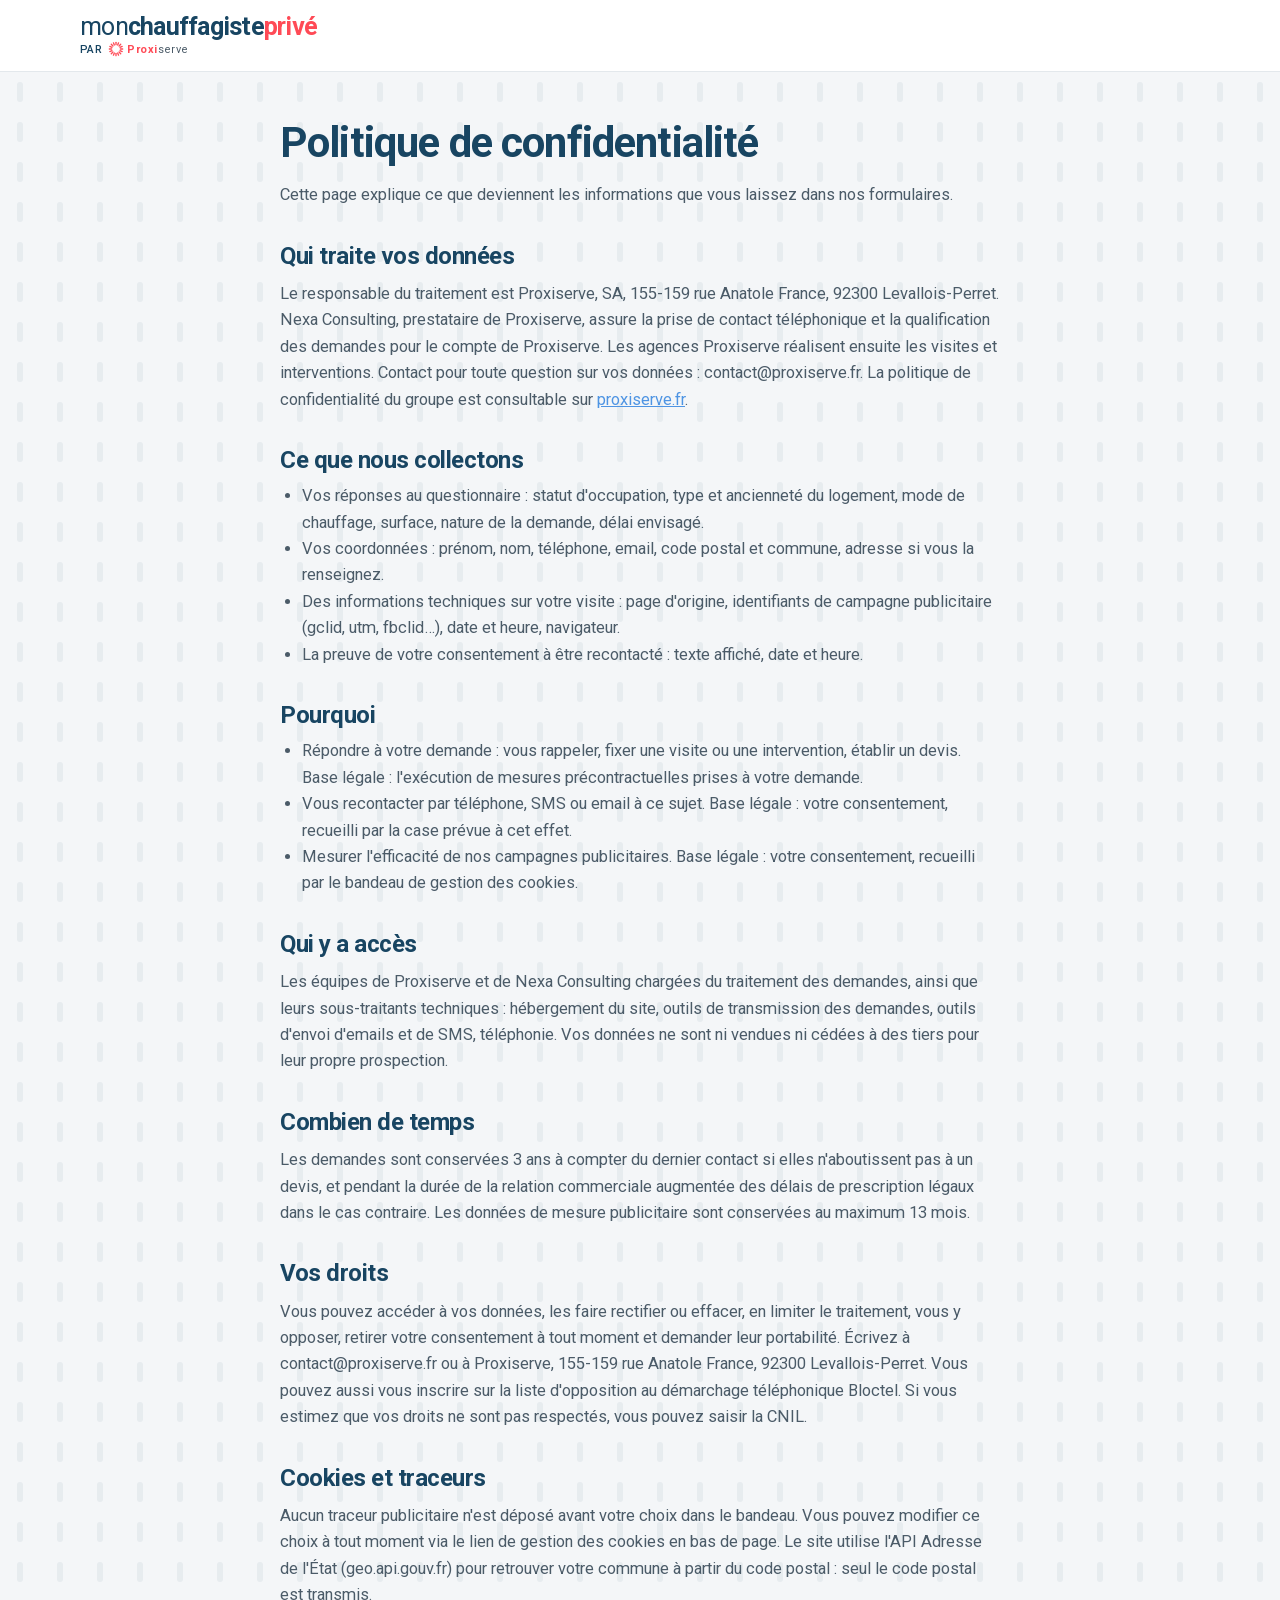
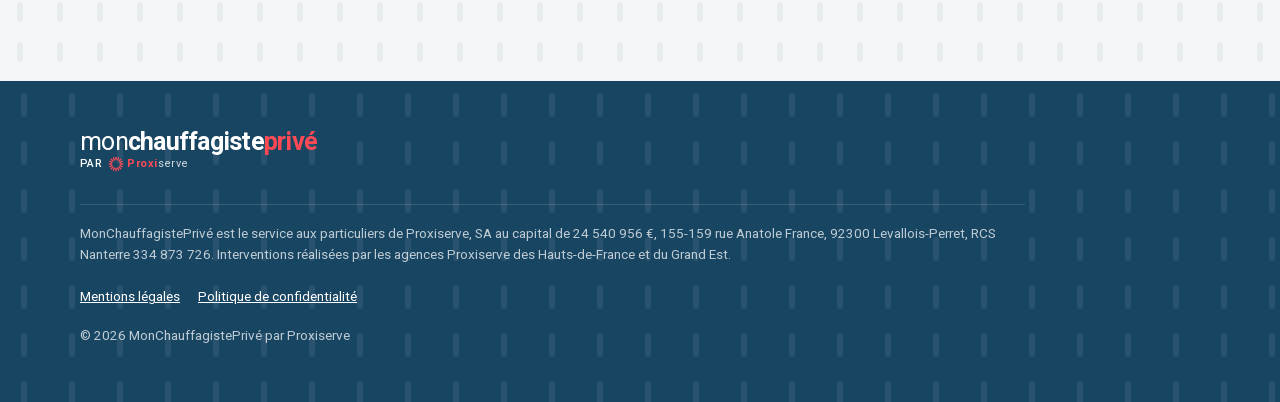
<file: confidentialite/index.html>
<!DOCTYPE html>
<html lang="fr">
<head>
<meta charset="utf-8">
<meta name="viewport" content="width=device-width, initial-scale=1, viewport-fit=cover">
<meta name="robots" content="noindex, nofollow">
<title>Politique de confidentialité | MonChauffagistePrivé par Proxiserve</title>
<meta name="theme-color" content="#184562">
<link rel="icon" href="../img/favicon.svg" type="image/svg+xml">
<link rel="preload" as="font" type="font/woff2" href="../fonts/roboto-var.woff2" crossorigin>
<link rel="stylesheet" href="../assets/style.css?v=202611271113">
<!-- IwlCMP : consent defaults (doit précéder GTM). data-site-id à créer pour ce site. -->
<script>
window.dataLayer=window.dataLayer||[];function gtag(){dataLayer.push(arguments);}
gtag('consent','default',{ad_storage:'denied',ad_user_data:'denied',ad_personalization:'denied',analytics_storage:'denied',functionality_storage:'denied',personalization_storage:'denied',security_storage:'granted',wait_for_update:500});
gtag('set','url_passthrough',true);gtag('set','ads_data_redaction',true);
</script>
<script src="https://cmp.iwantlead.fr/cmp/v1/cmp.js" data-site-id="r6dadsb7"></script>
<!-- Google Tag Manager -->
<script>(function(w,d,s,l,i){w[l]=w[l]||[];w[l].push({'gtm.start':new Date().getTime(),event:'gtm.js'});var f=d.getElementsByTagName(s)[0],j=d.createElement(s),dl=l!='dataLayer'?'&l='+l:'';j.async=true;j.src='https://www.googletagmanager.com/gtm.js?id='+i+dl;f.parentNode.insertBefore(j,f);})(window,document,'script','dataLayer','GTM-NTSQ5FQP');</script>
<!-- End Google Tag Manager -->
<script>document.documentElement.className+=' js';</script>
<script src="../assets/config.js?v=202611271113"></script>
<style>body{background:var(--sky-mist)}</style>
</head>
<body>
<noscript><iframe src="https://www.googletagmanager.com/ns.html?id=GTM-NTSQ5FQP" height="0" width="0" style="display:none;visibility:hidden"></iframe></noscript>
<header class="top">
  <div class="wrap">
    <a class="brand" href="../" aria-label="MonChauffagistePrivé par Proxiserve">
      <span class="brand__name">mon<b>chauffagiste</b><em>privé</em></span>
      <span class="brand__by">PAR <svg class="sun"><use href="../assets/icons.svg#i-sun"/></svg><b>Proxi</b><span>serve</span></span>
    </a>
    <div class="top__right">
    </div>
  </div>
</header>
<main class="page">
<div class="wrap">

<h1>Politique de confidentialité</h1>
<p>Cette page explique ce que deviennent les informations que vous laissez dans nos formulaires.</p>
<h2>Qui traite vos données</h2>
<p>Le responsable du traitement est Proxiserve, SA, 155-159 rue Anatole France, 92300 Levallois-Perret. Nexa Consulting, prestataire de Proxiserve, assure la prise de contact téléphonique et la qualification des demandes pour le compte de Proxiserve. Les agences Proxiserve réalisent ensuite les visites et interventions. Contact pour toute question sur vos données : contact@proxiserve.fr. La politique de confidentialité du groupe est consultable sur <a href="https://www.proxiserve.fr" target="_blank" rel="noopener">proxiserve.fr</a>.</p>
<h2>Ce que nous collectons</h2>
<ul>
  <li>Vos réponses au questionnaire : statut d'occupation, type et ancienneté du logement, mode de chauffage, surface, nature de la demande, délai envisagé.</li>
  <li>Vos coordonnées : prénom, nom, téléphone, email, code postal et commune, adresse si vous la renseignez.</li>
  <li>Des informations techniques sur votre visite : page d'origine, identifiants de campagne publicitaire (gclid, utm, fbclid…), date et heure, navigateur.</li>
  <li>La preuve de votre consentement à être recontacté : texte affiché, date et heure.</li>
</ul>
<h2>Pourquoi</h2>
<ul>
  <li>Répondre à votre demande : vous rappeler, fixer une visite ou une intervention, établir un devis. Base légale : l'exécution de mesures précontractuelles prises à votre demande.</li>
  <li>Vous recontacter par téléphone, SMS ou email à ce sujet. Base légale : votre consentement, recueilli par la case prévue à cet effet.</li>
  <li>Mesurer l'efficacité de nos campagnes publicitaires. Base légale : votre consentement, recueilli par le bandeau de gestion des cookies.</li>
</ul>
<h2>Qui y a accès</h2>
<p>Les équipes de Proxiserve et de Nexa Consulting chargées du traitement des demandes, ainsi que leurs sous-traitants techniques : hébergement du site, outils de transmission des demandes, outils d'envoi d'emails et de SMS, téléphonie. Vos données ne sont ni vendues ni cédées à des tiers pour leur propre prospection.</p>
<h2>Combien de temps</h2>
<p>Les demandes sont conservées 3 ans à compter du dernier contact si elles n'aboutissent pas à un devis, et pendant la durée de la relation commerciale augmentée des délais de prescription légaux dans le cas contraire. Les données de mesure publicitaire sont conservées au maximum 13 mois.</p>
<h2>Vos droits</h2>
<p>Vous pouvez accéder à vos données, les faire rectifier ou effacer, en limiter le traitement, vous y opposer, retirer votre consentement à tout moment et demander leur portabilité. Écrivez à contact@proxiserve.fr ou à Proxiserve, 155-159 rue Anatole France, 92300 Levallois-Perret. Vous pouvez aussi vous inscrire sur la liste d'opposition au démarchage téléphonique Bloctel. Si vous estimez que vos droits ne sont pas respectés, vous pouvez saisir la CNIL.</p>
<h2>Cookies et traceurs</h2>
<p>Aucun traceur publicitaire n'est déposé avant votre choix dans le bandeau. Vous pouvez modifier ce choix à tout moment via le lien de gestion des cookies en bas de page. Le site utilise l'API Adresse de l'État (geo.api.gouv.fr) pour retrouver votre commune à partir du code postal : seul le code postal est transmis.</p>
</div>
</main>
<footer class="foot" id="notes">
  <div class="wrap">
    <a class="brand brand--light" href="../" aria-label="MonChauffagistePrivé par Proxiserve">
      <span class="brand__name">mon<b>chauffagiste</b><em>privé</em></span>
      <span class="brand__by">PAR <svg class="sun"><use href="../assets/icons.svg#i-sun"/></svg><b>Proxi</b><span>serve</span></span>
    </a>
    <p class="foot__legal">MonChauffagistePrivé est le service aux particuliers de Proxiserve, SA au capital de 24 540 956 €, 155-159 rue Anatole France, 92300 Levallois-Perret, RCS Nanterre 334 873 726. Interventions réalisées par les agences Proxiserve des Hauts-de-France et du Grand Est.</p>
    <nav aria-label="Informations légales"><a href="../mentions-legales/">Mentions légales</a><a href="../confidentialite/">Politique de confidentialité</a></nav>
    <p style="margin-top:18px">© <span id="annee">2026</span> MonChauffagistePrivé par Proxiserve</p>
  </div>
</footer>
<script src="../assets/app.js?v=202611271113" defer></script>
</body>
</html>
</file>
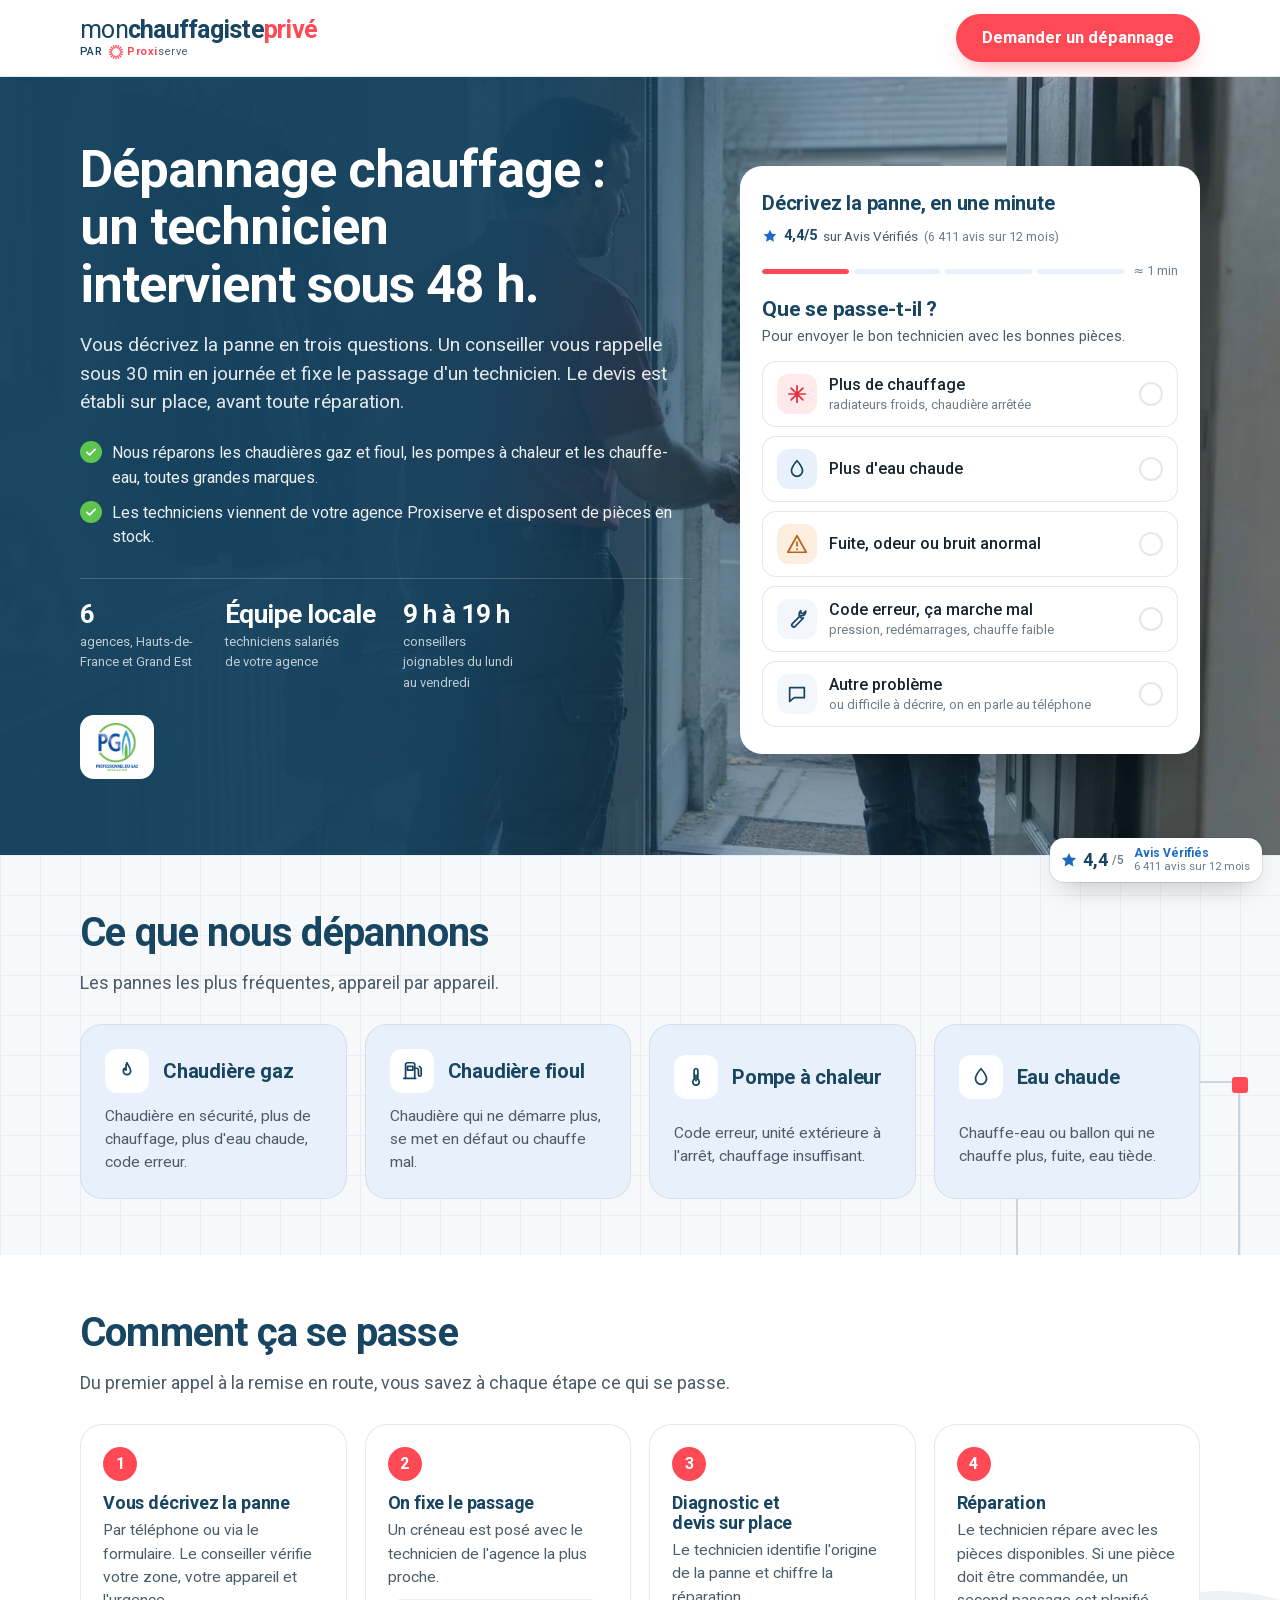
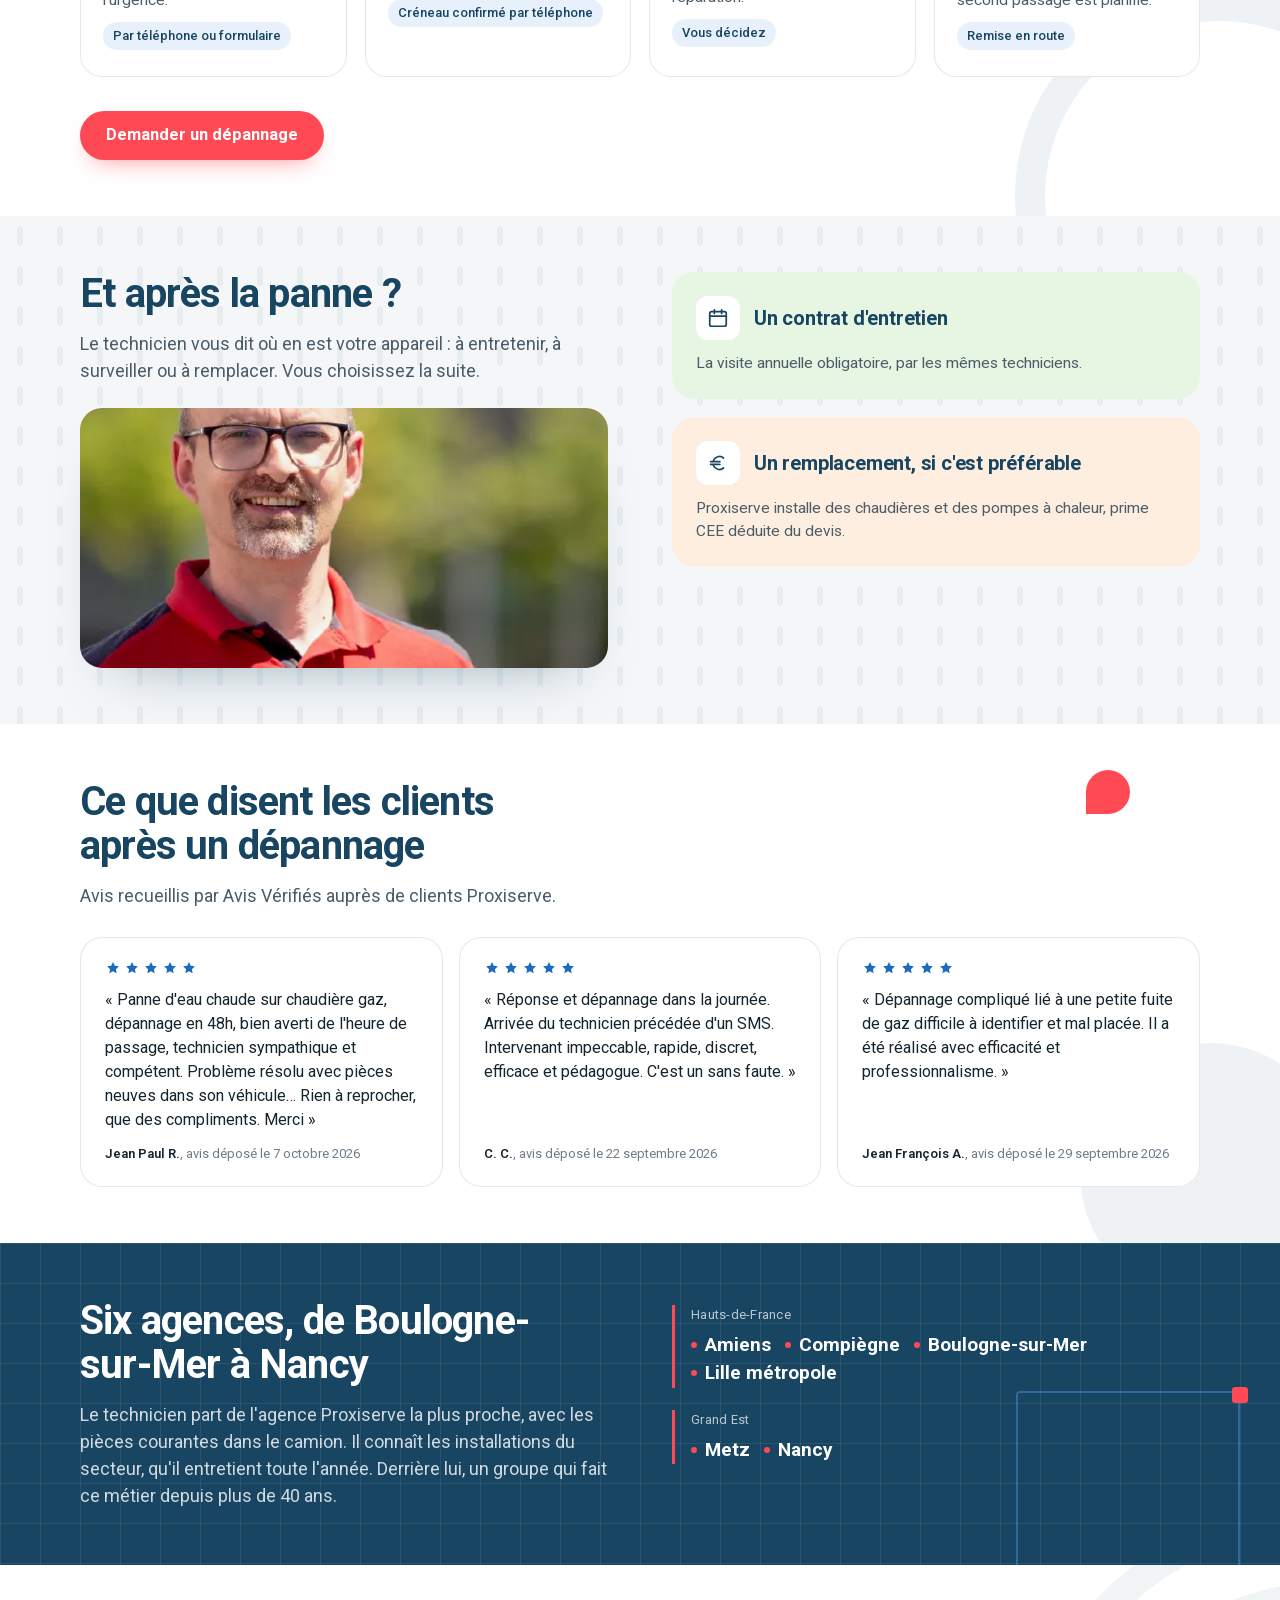
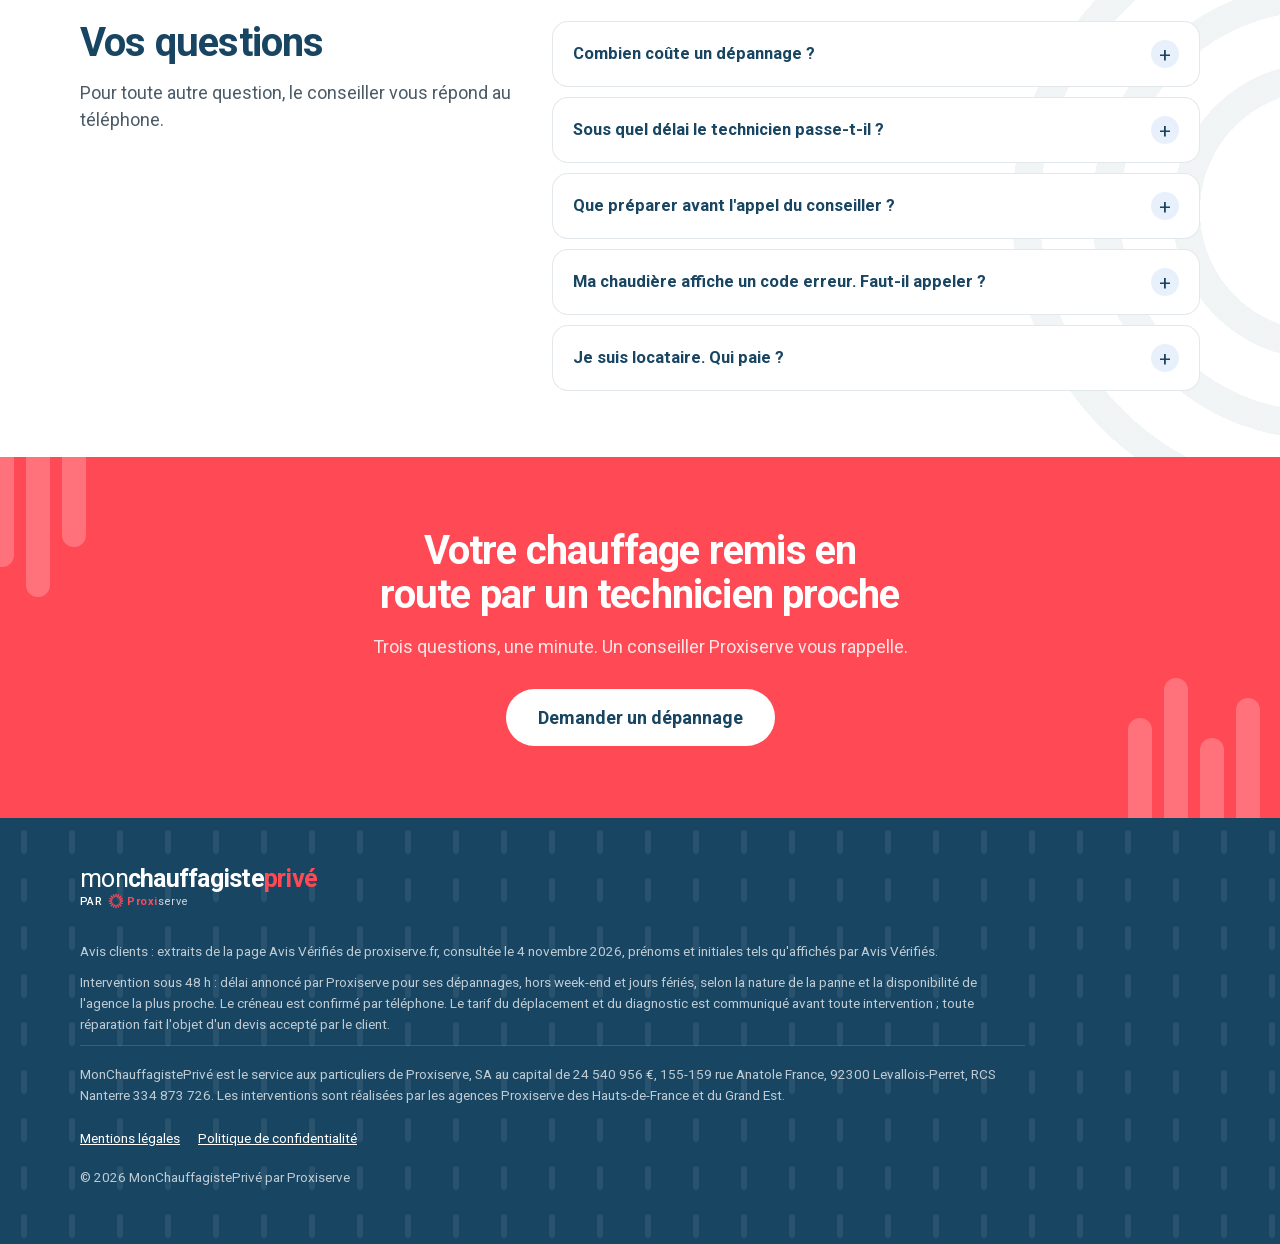
<file: depannage-chauffage/index.html>
<!DOCTYPE html>
<html lang="fr">
<head>
<meta charset="utf-8">
<meta name="viewport" content="width=device-width, initial-scale=1, viewport-fit=cover">
<title>Dépannage chauffage : un technicien intervient sous 48 h | MonChauffagistePrivé</title>
<meta name="description" content="Panne de chaudière ou de chauffage dans les Hauts-de-France ou le Grand Est ? Les techniciens Proxiserve de votre agence interviennent sous 48 h, avec les pièces courantes en stock. Appelez ou laissez votre numéro.">
<meta name="robots" content="noindex, nofollow">
<meta name="theme-color" content="#184562">
<link rel="icon" href="../img/favicon.svg" type="image/svg+xml">
<link rel="preload" as="font" type="font/woff2" href="../fonts/roboto-var.woff2" crossorigin>
<link rel="preload" as="image" href="../img/hero-depannage-1600.webp" type="image/webp" fetchpriority="high">
<link rel="stylesheet" href="../assets/style.css?v=202611271113">
<!-- IwlCMP : consent defaults (doit précéder GTM). data-site-id à créer pour ce site. -->
<script>
window.dataLayer=window.dataLayer||[];function gtag(){dataLayer.push(arguments);}
gtag('consent','default',{ad_storage:'denied',ad_user_data:'denied',ad_personalization:'denied',analytics_storage:'denied',functionality_storage:'denied',personalization_storage:'denied',security_storage:'granted',wait_for_update:500});
gtag('set','url_passthrough',true);gtag('set','ads_data_redaction',true);
</script>
<script src="https://cmp.iwantlead.fr/cmp/v1/cmp.js" data-site-id="r6dadsb7"></script>
<!-- Google Tag Manager -->
<script>(function(w,d,s,l,i){w[l]=w[l]||[];w[l].push({'gtm.start':new Date().getTime(),event:'gtm.js'});var f=d.getElementsByTagName(s)[0],j=d.createElement(s),dl=l!='dataLayer'?'&l='+l:'';j.async=true;j.src='https://www.googletagmanager.com/gtm.js?id='+i+dl;f.parentNode.insertBefore(j,f);})(window,document,'script','dataLayer','GTM-NTSQ5FQP');</script>
<!-- End Google Tag Manager -->
<script>document.documentElement.className+=' js';</script>
<script src="../assets/config.js?v=202611271113"></script>
<script>
window.MCP_PRIORITE = function(r){
  if (r.panne === 'Plus de chauffage' || r.panne === 'Fuite ou odeur') return 'chaud';
  if (r.panne === 'Plus d’eau chaude') return 'chaud';
  return 'tiède';
};
</script>
</head>
<body>
<noscript><iframe src="https://www.googletagmanager.com/ns.html?id=GTM-NTSQ5FQP" height="0" width="0" style="display:none;visibility:hidden"></iframe></noscript>

<header class="top">
  <div class="wrap">
    <a class="brand" href="#top" aria-label="MonChauffagistePrivé par Proxiserve">
      <span class="brand__name">mon<b>chauffagiste</b><em>privé</em></span>
      <span class="brand__by">PAR <svg class="sun"><use href="../assets/icons.svg#i-sun"/></svg><b>Proxi</b><span>serve</span></span>
    </a>
    <div class="top__right">
      <a class="top__tel top__tel--mobile" href="#devis" data-tel="header" data-tel-fallback="Être rappelé"><svg class="ico"><use href="../assets/icons.svg#i-phone"/></svg><span><b data-tel-num>Être rappelé</b><span data-tel-sub>Appel direct, dépannage</span></span></a>
      <a class="btn btn--red" href="#devis" data-go="header"><span class="lg">Demander un dépannage</span><span class="sm">Dépannage</span></a>
    </div>
  </div>
</header>

<main id="top">
<section class="hero hero--photo">
  <div class="hero__bg" aria-hidden="true"><picture><source type="image/webp" sizes="100vw" srcset="../img/hero-depannage-1600.webp 1600w, ../img/hero-depannage-1000.webp 1000w, ../img/hero-depannage-640.webp 640w"><img src="../img/hero-depannage-1600.jpg" alt="" fetchpriority="high" decoding="async"></picture></div>
  <div class="lames lames--bas" style="right:-20px;bottom:-80px" aria-hidden="true"><span style="height:200px"></span><span style="height:250px"></span><span style="height:220px"></span></div>
  <div class="wrap hero__inner">
    <div class="hero__copy">
      <h1 class="ent e1">Dépannage chauffage&nbsp;: un technicien <em>intervient sous 48&nbsp;h</em>.</h1>
      <p class="hero__lead ent e2">Vous décrivez la panne en trois questions. Un conseiller vous rappelle sous 30&nbsp;min en journée et fixe le passage d'un technicien. Le devis est établi sur place, avant toute réparation.</p>
      <ul class="hero__ticks ent e3">
        <li><svg class="ico"><use href="../assets/icons.svg#i-check"/></svg><span>Nous réparons les chaudières gaz et fioul, les pompes à chaleur et les chauffe-eau, toutes grandes marques.</span></li>
        <li><svg class="ico"><use href="../assets/icons.svg#i-check"/></svg><span>Les techniciens viennent de votre agence Proxiserve et disposent de pièces en stock.</span></li>
      </ul>
      <div class="hero__stats ent e4">
        <div><b>6</b><span>agences, Hauts-de-France et Grand Est</span></div>
        <div><b>Équipe locale</b><span>techniciens salariés de votre agence</span></div>
        <div><b>9&nbsp;h à 19&nbsp;h</b><span>conseillers joignables du lundi au vendredi</span></div>
      </div>
      <div class="labels ent e4" aria-label="Certifications">
        <span><img src="../img/label-pg.png" alt="Professionnel du Gaz, installation" width="104" height="120" loading="lazy"></span>
      </div>
    </div>

    <div class="quiz ent e5" id="devis">
      <p class="quiz__title">Décrivez la panne, en une minute</p>
      <a class="quiz__avis" href="https://www.avis-verifies.com/avis-clients/proxiserve.fr" target="_blank" rel="noopener" aria-label="Proxiserve : note 4,4 sur 5 sur Avis Vérifiés, ouvre la page des avis"><svg viewBox="0 0 24 24" aria-hidden="true"><path d="M12 2.5l2.9 6 6.6.9-4.8 4.6 1.2 6.5L12 17.4l-5.9 3.1 1.2-6.5L2.5 9.4l6.6-.9z"/></svg><b>4,4/5</b> sur Avis Vérifiés<span>6&nbsp;411 avis sur 12 mois</span></a>
      <div class="quiz__bar">
        <button type="button" class="qbtn" id="q-back" aria-label="Question précédente" hidden><svg class="ico"><use href="../assets/icons.svg#i-chev-l"/></svg></button>
        <div class="segs" id="q-segs" aria-hidden="true"><i class="on"></i><i></i><i></i><i></i></div>
        <span class="quiz__count" id="q-count">≈ 1 min</span>
        <span class="sr" id="q-progres" aria-live="polite">Étape 1 sur 4</span>
      </div>

      <form id="q-form" novalidate data-source="LP Dépannage" data-thematique="depannage">
        <div class="quiz__viewport" id="q-view">

          <fieldset class="step is-active" data-step="panne">
            <legend class="step__q" tabindex="-1">Que se passe-t-il&nbsp;?</legend>
            <p class="step__hint">Pour envoyer le bon technicien avec les bonnes pièces.</p>
            <div class="opts">
              <label class="opt"><input type="radio" name="panne" value="Plus de chauffage"><span class="opt__ico c-red"><svg class="ico"><use href="../assets/icons.svg#i-snow"/></svg></span><span class="opt__txt">Plus de chauffage<small>radiateurs froids, chaudière arrêtée</small></span><span class="opt__radio"><svg viewBox="0 0 24 24"><path d="M5 12.5l4.5 4.5L19 7.5"/></svg></span></label>
              <label class="opt"><input type="radio" name="panne" value="Plus d’eau chaude"><span class="opt__ico c-sky"><svg class="ico"><use href="../assets/icons.svg#i-drop"/></svg></span><span class="opt__txt">Plus d'eau chaude</span><span class="opt__radio"><svg viewBox="0 0 24 24"><path d="M5 12.5l4.5 4.5L19 7.5"/></svg></span></label>
              <label class="opt"><input type="radio" name="panne" value="Fuite ou odeur"><span class="opt__ico c-orange"><svg class="ico"><use href="../assets/icons.svg#i-warn"/></svg></span><span class="opt__txt">Fuite, odeur ou bruit anormal</span><span class="opt__radio"><svg viewBox="0 0 24 24"><path d="M5 12.5l4.5 4.5L19 7.5"/></svg></span></label>
              <label class="opt"><input type="radio" name="panne" value="Code erreur ou fonctionnement dégradé"><span class="opt__ico c-mist"><svg class="ico"><use href="../assets/icons.svg#i-wrench"/></svg></span><span class="opt__txt">Code erreur, ça marche mal<small>pression, redémarrages, chauffe faible</small></span><span class="opt__radio"><svg viewBox="0 0 24 24"><path d="M5 12.5l4.5 4.5L19 7.5"/></svg></span></label>
              <label class="opt"><input type="radio" name="panne" value="Autre problème"><span class="opt__ico c-mist"><svg class="ico"><use href="../assets/icons.svg#i-chat"/></svg></span><span class="opt__txt">Autre problème<small>ou difficile à décrire, on en parle au téléphone</small></span><span class="opt__radio"><svg viewBox="0 0 24 24"><path d="M5 12.5l4.5 4.5L19 7.5"/></svg></span></label>
            </div>
          </fieldset>

          <fieldset class="step" data-step="equipement">
            <legend class="step__q" tabindex="-1">Quel appareil est en cause&nbsp;?</legend>
            <p class="step__hint">Si vous ne savez pas, choisissez ce qui vous semble le plus proche.</p>
            <div class="opts opts--2">
              <label class="opt"><input type="radio" name="equipement" value="Chaudière gaz"><span class="opt__ico c-sky"><svg class="ico"><use href="../assets/icons.svg#i-flame"/></svg></span><span class="opt__txt">Chaudière gaz</span><span class="opt__radio"><svg viewBox="0 0 24 24"><path d="M5 12.5l4.5 4.5L19 7.5"/></svg></span></label>
              <label class="opt"><input type="radio" name="equipement" value="Chaudière fioul"><span class="opt__ico c-orange"><svg class="ico"><use href="../assets/icons.svg#i-fuel"/></svg></span><span class="opt__txt">Chaudière fioul</span><span class="opt__radio"><svg viewBox="0 0 24 24"><path d="M5 12.5l4.5 4.5L19 7.5"/></svg></span></label>
              <label class="opt"><input type="radio" name="equipement" value="Pompe à chaleur"><span class="opt__ico c-green"><svg class="ico"><use href="../assets/icons.svg#i-thermo"/></svg></span><span class="opt__txt">Pompe à chaleur</span><span class="opt__radio"><svg viewBox="0 0 24 24"><path d="M5 12.5l4.5 4.5L19 7.5"/></svg></span></label>
              <label class="opt"><input type="radio" name="equipement" value="Chauffe-eau ou autre"><span class="opt__ico c-mist"><svg class="ico"><use href="../assets/icons.svg#i-drop"/></svg></span><span class="opt__txt">Chauffe-eau<small>ou je ne sais pas</small></span><span class="opt__radio"><svg viewBox="0 0 24 24"><path d="M5 12.5l4.5 4.5L19 7.5"/></svg></span></label>
            </div>
          </fieldset>

          <fieldset class="step" data-step="code_postal" data-kind="cp">
            <legend class="step__q" tabindex="-1">Où faut-il intervenir&nbsp;?</legend>
            <p class="step__hint">Le code postal sert à rattacher votre demande à l'agence Proxiserve la plus proche.</p>
            <div class="group">
              <div class="field"><label for="f-cp">Code postal</label><input id="f-cp" name="code_postal" type="text" inputmode="numeric" autocomplete="postal-code" maxlength="5" placeholder="80000" pattern="[0-9]{5}"></div>
            </div>
            <div class="chips" id="q-communes" role="group" aria-label="Choisissez votre commune"></div>
            <p class="note" id="q-cp-note" aria-live="polite"></p>
            <div class="step__actions"><button type="button" class="btn btn--navy" data-next>Continuer</button></div>
          </fieldset>

          <fieldset class="step" data-step="identite" data-kind="identite">
            <legend class="step__q" tabindex="-1">À quel numéro vous rappeler&nbsp;?</legend>
            <p class="step__secu"><svg class="ico"><use href="../assets/icons.svg#i-shield"/></svg>Vos coordonnées servent seulement au rappel pour votre dépannage.</p>
            <div class="group group--2">
              <div class="field"><label for="f-prenom">Prénom</label><input id="f-prenom" name="prenom" type="text" autocomplete="given-name" autocapitalize="words" placeholder="Camille"></div>
              <div class="field"><label for="f-nom">Nom</label><input id="f-nom" name="nom" type="text" autocomplete="family-name" autocapitalize="words" placeholder="Martin"></div>
              <div class="field"><label for="f-tel">Téléphone</label><div class="tel"><span class="cc">+33</span><input id="f-tel" name="telephone" type="tel" inputmode="tel" autocomplete="tel-national" placeholder="06 12 34 56 78" maxlength="14"></div></div>
              <div class="field"><label for="f-email">Email <span style="font-weight:400;color:var(--ink-3)">(pour la confirmation)</span></label><input id="f-email" name="email" type="email" inputmode="email" autocomplete="email" autocapitalize="off" spellcheck="false" placeholder="camille.martin@gmail.com"></div>
            </div>
            <label class="consent" id="q-consent-box">
              <span class="switch"><input type="checkbox" id="f-consent" name="consentement" value="oui"><span></span></span>
              <p id="q-consent-text">J'accepte d'être recontacté par téléphone, SMS ou email par Proxiserve et Nexa Consulting pour organiser le dépannage de mon installation.</p>
            </label>
            <p class="note" id="q-id-note" aria-live="polite"></p>
            <div class="step__actions"><button type="submit" class="btn btn--red btn--lg" id="q-send">Être rappelé pour un dépannage</button></div>
          </fieldset>

        </div>
        <input class="hp" type="text" name="site_web" id="f-hp" tabindex="-1" autocomplete="off" aria-hidden="true">
      </form>
    </div>
  </div>
</section>

<section class="sec sec--grid" id="pannes">
  <div class="wrap">
    <div class="sec__head">
      <h2>Ce que nous dépannons</h2>
      <p>Les pannes les plus fréquentes, appareil par appareil.</p>
    </div>
    <div class="grid grid--4">
      <div class="card"><div class="b"><svg class="ico"><use href="../assets/icons.svg#i-flame"/></svg></div><h3>Chaudière gaz</h3><p>Chaudière en sécurité, plus de chauffage, plus d'eau chaude, code erreur.</p></div>
      <div class="card"><div class="b"><svg class="ico"><use href="../assets/icons.svg#i-fuel"/></svg></div><h3>Chaudière fioul</h3><p>Chaudière qui ne démarre plus, se met en défaut ou chauffe mal.</p></div>
      <div class="card"><div class="b"><svg class="ico"><use href="../assets/icons.svg#i-thermo"/></svg></div><h3>Pompe à chaleur</h3><p>Code erreur, unité extérieure à l'arrêt, chauffage insuffisant.</p></div>
      <div class="card"><div class="b"><svg class="ico"><use href="../assets/icons.svg#i-drop"/></svg></div><h3>Eau chaude</h3><p>Chauffe-eau ou ballon qui ne chauffe plus, fuite, eau tiède.</p></div>
    </div>
  </div>
</section>

<section class="sec sec--thermo" id="etapes">
  <svg class="deco--thermo" viewBox="0 0 440 440" fill="none" aria-hidden="true"><circle class="piste" cx="220" cy="220" r="190" stroke-width="30"/><circle class="chaleur" cx="220" cy="220" r="190" stroke-width="30" stroke-linecap="round" stroke-dasharray="90 1194"/></svg>
  <div class="wrap">
    <div class="sec__head">
      <h2>Comment ça se passe</h2>
      <p>Du premier appel à la remise en route, vous savez à chaque étape ce qui se passe.</p>
    </div>
    <ol class="steps">
      <li><h3>Vous décrivez la panne</h3><p>Par téléphone ou via le formulaire. Le conseiller vérifie votre zone, votre appareil et l'urgence.</p><span class="dur">Par téléphone ou formulaire</span></li>
      <li><h3>On fixe le passage</h3><p>Un créneau est posé avec le technicien de l'agence la plus proche.</p><span class="dur">Créneau confirmé par téléphone</span></li>
      <li><h3>Diagnostic et devis sur place</h3><p>Le technicien identifie l'origine de la panne et chiffre la réparation.</p><span class="dur">Vous décidez</span></li>
      <li><h3>Réparation</h3><p>Le technicien répare avec les pièces disponibles. Si une pièce doit être commandée, un second passage est planifié.</p><span class="dur">Remise en route</span></li>
    </ol>
    <div class="cta-line"><a class="btn btn--red" href="#devis" data-go="etapes">Demander un dépannage</a></div>
  </div>
</section>

<section class="sec sec--dots" id="apres">
  <div class="wrap split">
    <div class="sec__head">
      <h2>Et après la panne&nbsp;?</h2>
      <p>Le technicien vous dit où en est votre appareil : à entretenir, à surveiller ou à remplacer. Vous choisissez la suite.</p>
      <figure class="photo photo--landscape photo--marge" style="margin:0"><picture><source type="image/webp" srcset="../img/technicien-portrait-550.webp"><img src="../img/technicien-portrait-550.jpg" alt="Technicien Proxiserve souriant devant une maison" loading="lazy" decoding="async" width="550"></picture></figure>
    </div>
    <div class="grid">
      <div class="card card--tint card--green"><div class="b"><svg class="ico"><use href="../assets/icons.svg#i-cal"/></svg></div><h3>Un contrat d'entretien</h3><p>La visite annuelle obligatoire, par les mêmes techniciens.</p></div>
      <div class="card card--tint card--orange"><div class="b"><svg class="ico"><use href="../assets/icons.svg#i-euro"/></svg></div><h3>Un remplacement, si c'est préférable</h3><p>Proxiserve installe des chaudières et des pompes à chaleur, prime CEE déduite du devis.</p></div>
    </div>
  </div>
</section>

<section class="sec sec--blocs" id="temoignages">
  <div class="wrap">
    <div class="sec__head">
      <h2>Ce que disent les clients après un dépannage</h2>
      <p>Avis recueillis par Avis Vérifiés auprès de clients Proxiserve.</p>
    </div>
    <div class="temoins">
      <article class="temoin">
        <div class="temoin__stars" aria-label="5 étoiles sur 5"><svg class="ico"><use href="../assets/icons.svg#i-star"/></svg><svg class="ico"><use href="../assets/icons.svg#i-star"/></svg><svg class="ico"><use href="../assets/icons.svg#i-star"/></svg><svg class="ico"><use href="../assets/icons.svg#i-star"/></svg><svg class="ico"><use href="../assets/icons.svg#i-star"/></svg></div>
        <blockquote>«&nbsp;Panne d'eau chaude sur chaudière gaz, dépannage en 48h, bien averti de l'heure de passage, technicien sympathique et compétent. Problème résolu avec pièces neuves dans son véhicule… Rien à reprocher, que des compliments. Merci&nbsp;»</blockquote>
        <footer><b>Jean Paul R.</b>, avis déposé le 7 octobre 2026</footer>
      </article>
      <article class="temoin">
        <div class="temoin__stars" aria-label="5 étoiles sur 5"><svg class="ico"><use href="../assets/icons.svg#i-star"/></svg><svg class="ico"><use href="../assets/icons.svg#i-star"/></svg><svg class="ico"><use href="../assets/icons.svg#i-star"/></svg><svg class="ico"><use href="../assets/icons.svg#i-star"/></svg><svg class="ico"><use href="../assets/icons.svg#i-star"/></svg></div>
        <blockquote>«&nbsp;Réponse et dépannage dans la journée. Arrivée du technicien précédée d'un SMS. Intervenant impeccable, rapide, discret, efficace et pédagogue. C'est un sans faute.&nbsp;»</blockquote>
        <footer><b>C. C.</b>, avis déposé le 22 septembre 2026</footer>
      </article>
      <article class="temoin">
        <div class="temoin__stars" aria-label="5 étoiles sur 5"><svg class="ico"><use href="../assets/icons.svg#i-star"/></svg><svg class="ico"><use href="../assets/icons.svg#i-star"/></svg><svg class="ico"><use href="../assets/icons.svg#i-star"/></svg><svg class="ico"><use href="../assets/icons.svg#i-star"/></svg><svg class="ico"><use href="../assets/icons.svg#i-star"/></svg></div>
        <blockquote>«&nbsp;Dépannage compliqué lié à une petite fuite de gaz difficile à identifier et mal placée. Il a été réalisé avec efficacité et professionnalisme.&nbsp;»</blockquote>
        <footer><b>Jean François A.</b>, avis déposé le 29 septembre 2026</footer>
      </article>
    </div>
  </div>
</section>

<section class="sec sec--navy sec--grid" id="proxiserve">
  <div class="wrap split">
    <div class="sec__head">
      <h2>Six agences, de Boulogne-sur-Mer à Nancy</h2>
      <p>Le technicien part de l'agence Proxiserve la plus proche, avec les pièces courantes dans le camion. Il connaît les installations du secteur, qu'il entretient toute l'année. Derrière lui, un groupe qui fait ce métier depuis plus de 40&nbsp;ans.</p>
    </div>
    <div class="agences agences--col">
      <div class="agences__region"><span>Hauts-de-France</span><ul><li>Amiens</li><li>Compiègne</li><li>Boulogne-sur-Mer</li><li>Lille métropole</li></ul></div>
      <div class="agences__region"><span>Grand Est</span><ul><li>Metz</li><li>Nancy</li></ul></div>
    </div>
  </div>
</section>

<section class="sec sec--rings" id="faq">
  <div class="wrap faq">
    <div class="sec__head">
      <h2>Vos questions</h2>
      <p>Pour toute autre question, le conseiller vous répond au téléphone.</p>
    </div>
    <div>
      <details><summary>Combien coûte un dépannage&nbsp;?</summary><div class="a">Le conseiller vous indique le tarif au téléphone, avant tout déplacement. La réparation fait l'objet d'un devis sur place, que vous acceptez ou non.</div></details>
      <details><summary>Sous quel délai le technicien passe-t-il&nbsp;?</summary><div class="a">Sous 48&nbsp;h en règle générale. Le conseiller vous donne le créneau au téléphone, selon la panne et les disponibilités de l'agence.</div></details>
      <details><summary>Que préparer avant l'appel du conseiller&nbsp;?</summary><div class="a">La marque et le modèle de votre appareil, le code erreur affiché s'il y en a un, et depuis quand la panne dure. Ces informations aident à préparer l'intervention.</div></details>
      <details><summary>Ma chaudière affiche un code erreur. Faut-il appeler&nbsp;?</summary><div class="a">Oui. Notez le code tel qu'il apparaît&nbsp;: il indique souvent l'origine de la panne et oriente l'intervention.</div></details>
      <details><summary>Je suis locataire. Qui paie&nbsp;?</summary><div class="a">Les petites réparations d'entretien courant sont en général à la charge du locataire, le remplacement d'une pièce majeure ou de l'appareil à celle du propriétaire. Le technicien établit un devis clair que vous pouvez transmettre à votre bailleur.</div></details>
    </div>
  </div>
</section>

<section class="final final--lames">
  <div class="lames lames--haut" style="" aria-hidden="true"><span style="height:170px"></span><span style="height:200px"></span><span style="height:150px"></span></div><div class="lames lames--bas" style="" aria-hidden="true"><span style="height:160px"></span><span style="height:200px"></span><span style="height:140px"></span><span style="height:180px"></span></div>
  <div class="wrap">
    <div class="final__box">
      <h2>Votre chauffage remis en route par un technicien proche</h2>
      <p>Trois questions, une minute. Un conseiller Proxiserve vous rappelle.</p>
      <a class="btn btn--white btn--lg" href="#devis" data-go="final">Demander un dépannage</a>
    </div>
  </div>
</section>
</main>

<footer class="foot" id="notes">
  <div class="wrap">
    <a class="brand brand--light" href="#top" aria-label="MonChauffagistePrivé par Proxiserve">
      <span class="brand__name">mon<b>chauffagiste</b><em>privé</em></span>
      <span class="brand__by">PAR <svg class="sun"><use href="../assets/icons.svg#i-sun"/></svg><b>Proxi</b><span>serve</span></span>
    </a>
    <p>Avis clients&nbsp;: extraits de la page Avis Vérifiés de proxiserve.fr, consultée le 4 novembre 2026, prénoms et initiales tels qu'affichés par Avis Vérifiés.</p>
    <p>Intervention sous 48&nbsp;h&nbsp;: délai annoncé par Proxiserve pour ses dépannages, hors week-end et jours fériés, selon la nature de la panne et la disponibilité de l'agence la plus proche. Le créneau est confirmé par téléphone. Le tarif du déplacement et du diagnostic est communiqué avant toute intervention&nbsp;; toute réparation fait l'objet d'un devis accepté par le client.</p>
    <p class="foot__legal">MonChauffagistePrivé est le service aux particuliers de Proxiserve, SA au capital de 24 540 956 €, 155-159 rue Anatole France, 92300 Levallois-Perret, RCS Nanterre 334 873 726. Les interventions sont réalisées par les agences Proxiserve des Hauts-de-France et du Grand Est.</p>
    <nav aria-label="Informations légales"><a href="../mentions-legales/">Mentions légales</a><a href="../confidentialite/">Politique de confidentialité</a></nav>
    <p style="margin-top:18px">© <span id="annee">2026</span> MonChauffagistePrivé par Proxiserve</p>
  </div>
</footer>

<a class="avis" href="https://www.avis-verifies.com/avis-clients/proxiserve.fr" target="_blank" rel="noopener" aria-label="Proxiserve : note 4,4 sur 5 sur Avis Vérifiés, ouvre la page des avis">
  <span class="avis__note"><svg viewBox="0 0 24 24" aria-hidden="true"><path d="M12 2.5l2.9 6 6.6.9-4.8 4.6 1.2 6.5L12 17.4l-5.9 3.1 1.2-6.5L2.5 9.4l6.6-.9z"/></svg>4,4<small style="font-weight:500;font-size:12px;color:var(--ink-3)">/5</small></span>
  <span class="avis__txt"><b>Avis Vérifiés</b><span>6 411 avis sur 12 mois</span></span>
</a>
<div class="sticky sticky--2" id="sticky"><a class="btn btn--navy" href="#devis" data-tel="sticky" data-tel-fallback="Être rappelé"><svg class="ico"><use href="../assets/icons.svg#i-phone"/></svg><span data-tel-num>Être rappelé</span></a><a class="btn btn--red" href="#devis" data-go="sticky">Décrire ma panne</a></div>
<script src="../assets/app.js?v=202611271113" defer></script>
</body>
</html>
</file>
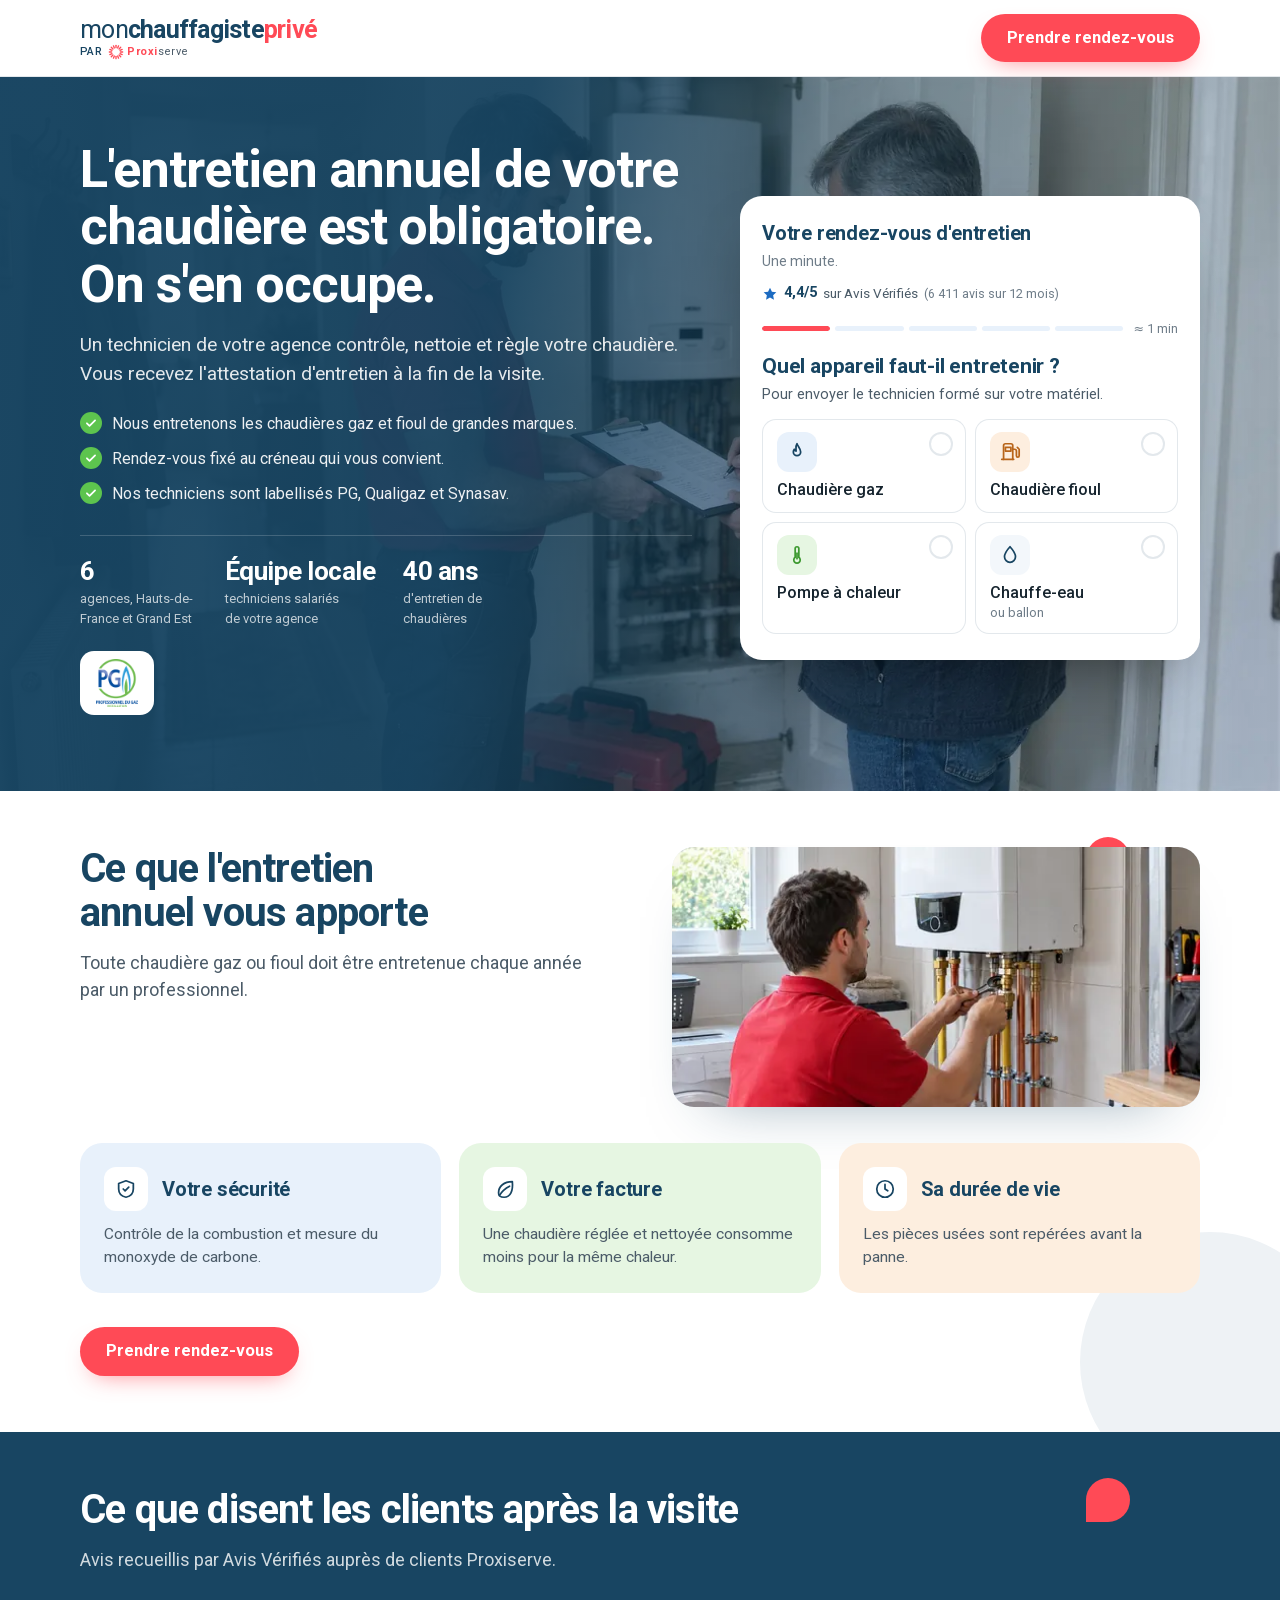
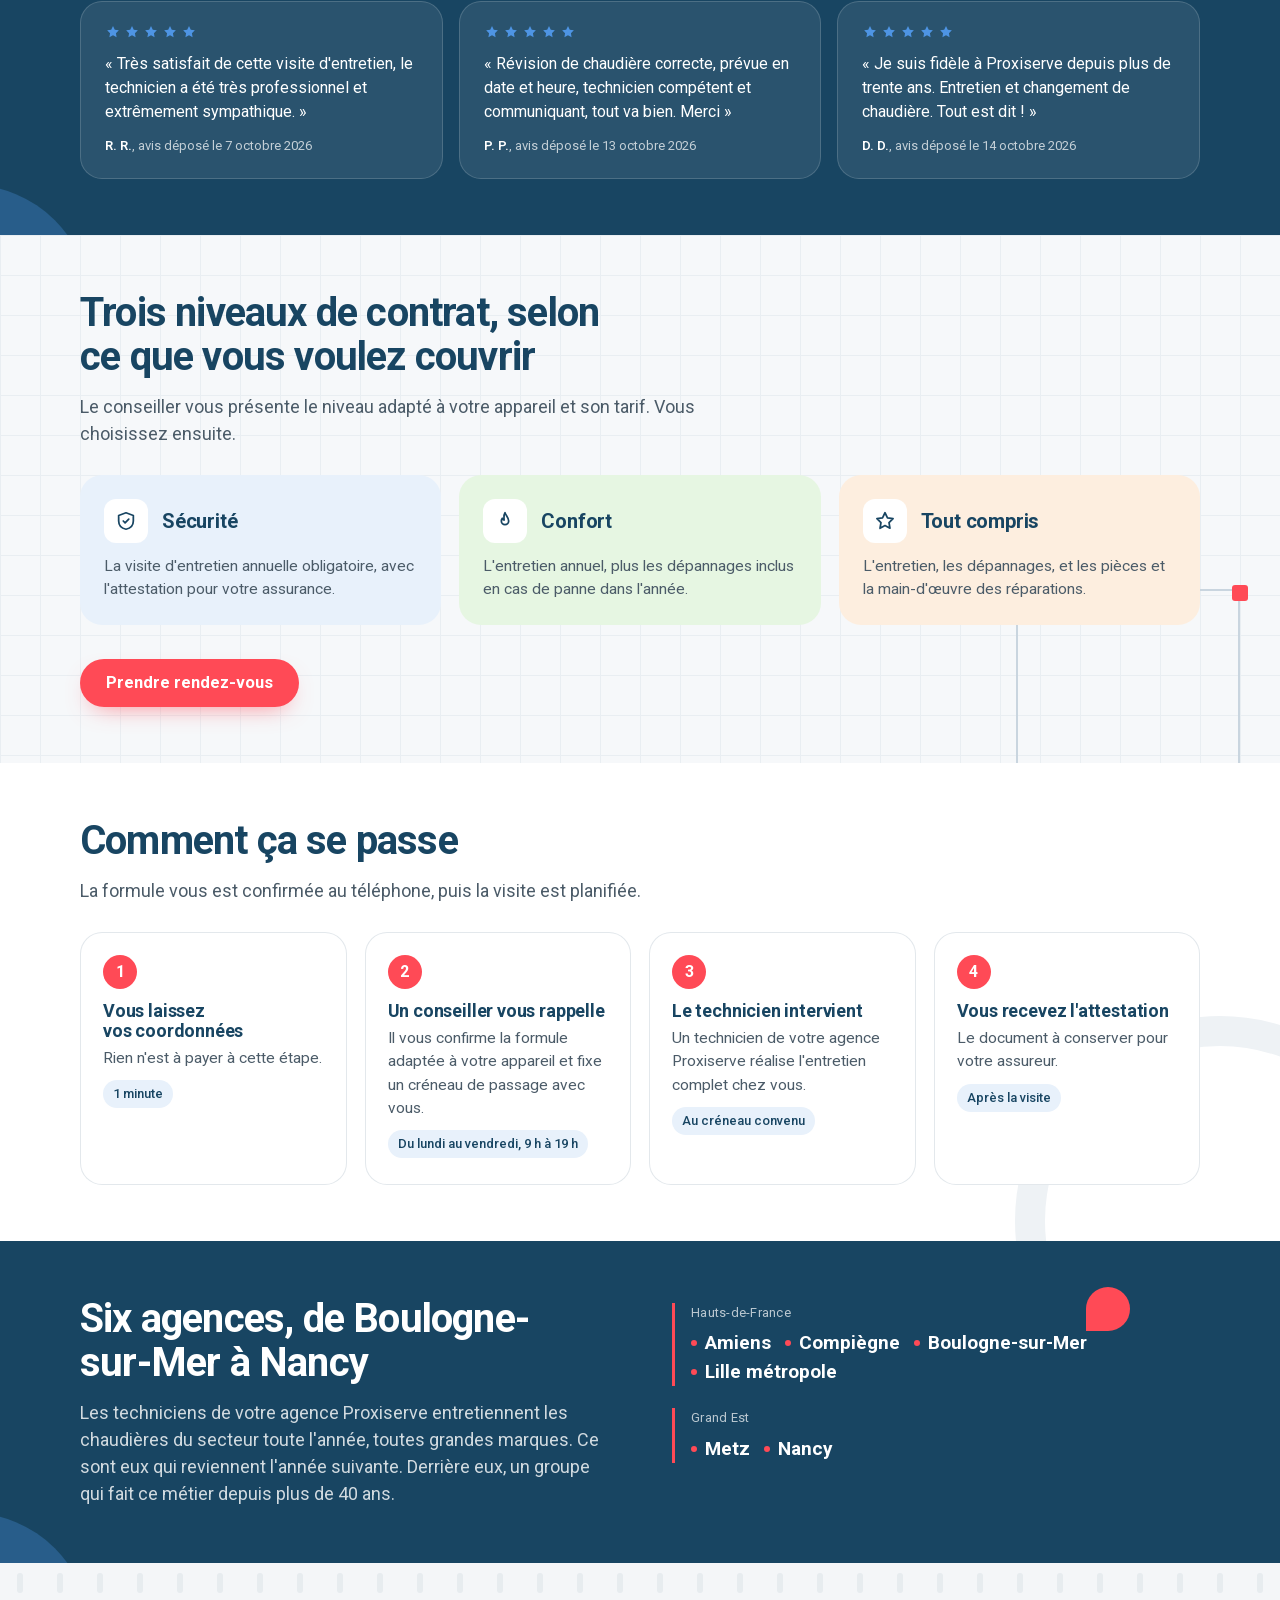
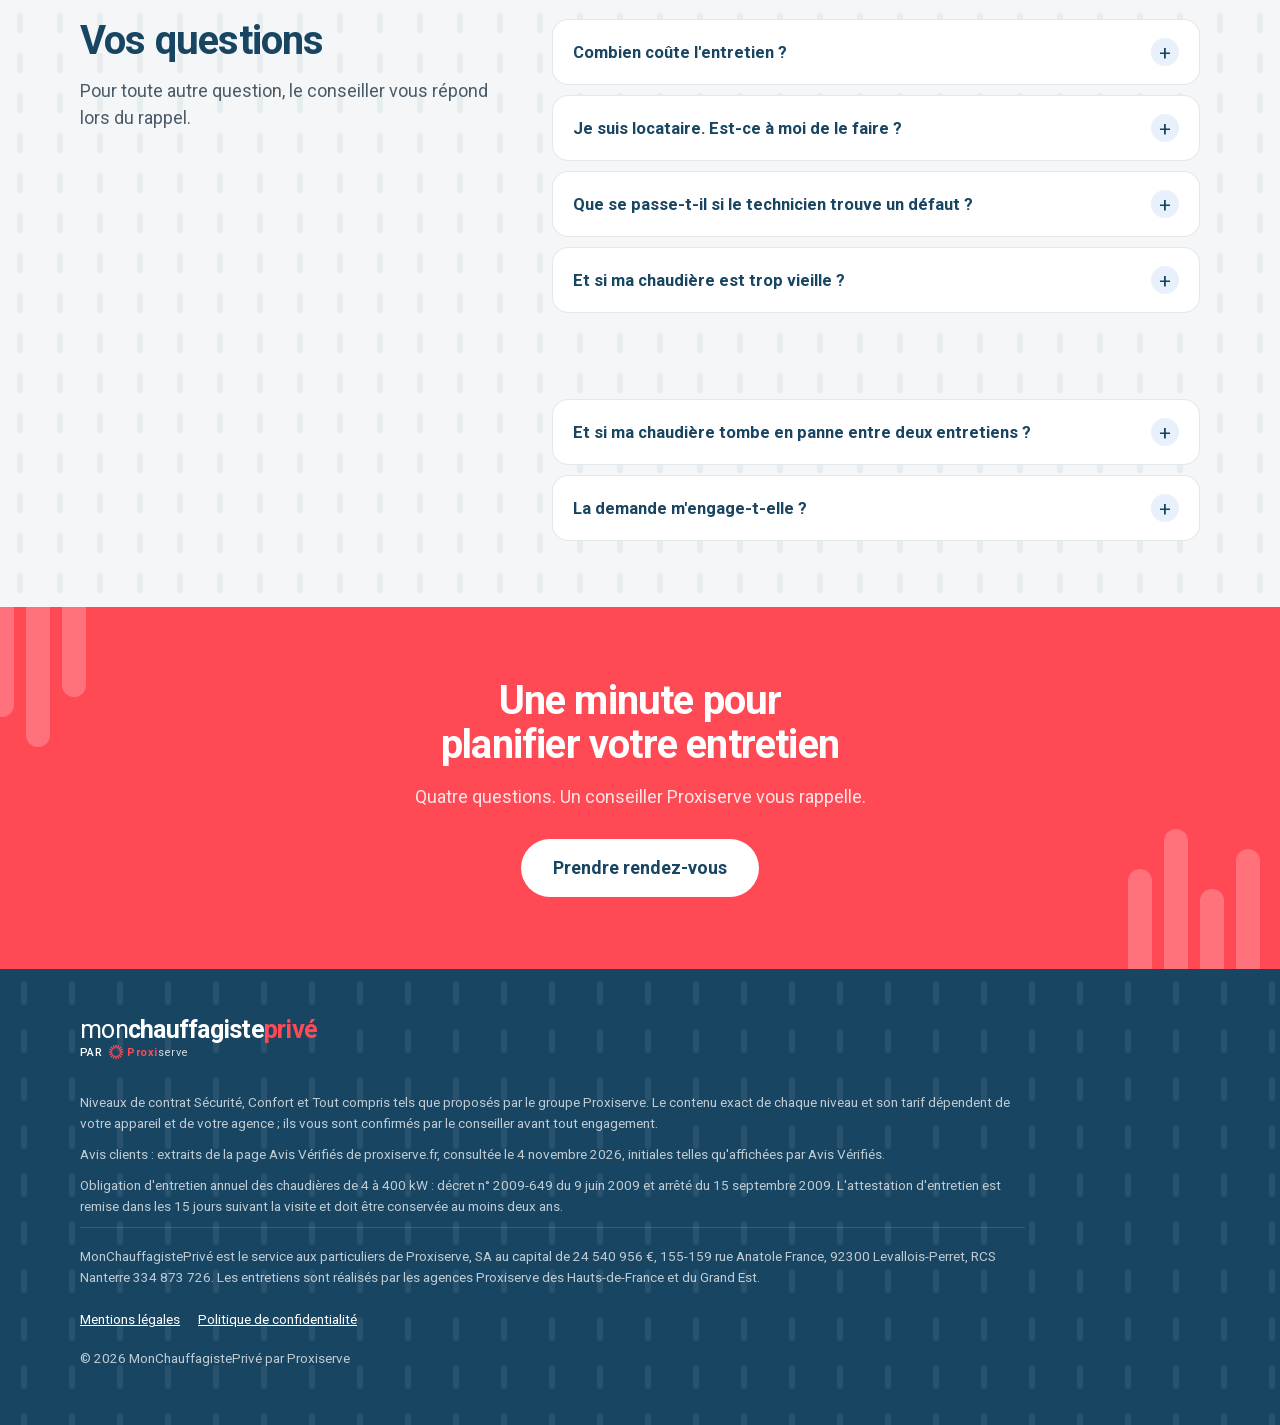
<file: entretien-chaudiere/index.html>
<!DOCTYPE html>
<html lang="fr">
<head>
<meta charset="utf-8">
<meta name="viewport" content="width=device-width, initial-scale=1, viewport-fit=cover">
<title>L'entretien annuel de votre chaudière est obligatoire, on s'en occupe | MonChauffagistePrivé</title>
<meta name="description" content="Entretien annuel de chaudière gaz ou fioul dans les Hauts-de-France et le Grand Est. Techniciens Proxiserve, labels PG et Qualigaz, attestation d'entretien remise à chaque visite. Demandez votre rendez-vous.">
<meta name="robots" content="noindex, nofollow">
<meta name="theme-color" content="#184562">
<link rel="icon" href="../img/favicon.svg" type="image/svg+xml">
<link rel="preload" as="font" type="font/woff2" href="../fonts/roboto-var.woff2" crossorigin>
<link rel="preload" as="image" href="../img/hero-entretien-1600.webp" type="image/webp" fetchpriority="high">
<link rel="stylesheet" href="../assets/style.css?v=202611271113">
<!-- IwlCMP : consent defaults (doit précéder GTM). data-site-id à créer pour ce site. -->
<script>
window.dataLayer=window.dataLayer||[];function gtag(){dataLayer.push(arguments);}
gtag('consent','default',{ad_storage:'denied',ad_user_data:'denied',ad_personalization:'denied',analytics_storage:'denied',functionality_storage:'denied',personalization_storage:'denied',security_storage:'granted',wait_for_update:500});
gtag('set','url_passthrough',true);gtag('set','ads_data_redaction',true);
</script>
<script src="https://cmp.iwantlead.fr/cmp/v1/cmp.js" data-site-id="r6dadsb7"></script>
<!-- Google Tag Manager -->
<script>(function(w,d,s,l,i){w[l]=w[l]||[];w[l].push({'gtm.start':new Date().getTime(),event:'gtm.js'});var f=d.getElementsByTagName(s)[0],j=d.createElement(s),dl=l!='dataLayer'?'&l='+l:'';j.async=true;j.src='https://www.googletagmanager.com/gtm.js?id='+i+dl;f.parentNode.insertBefore(j,f);})(window,document,'script','dataLayer','GTM-NTSQ5FQP');</script>
<!-- End Google Tag Manager -->
<script>document.documentElement.className+=' js';</script>
<script src="../assets/config.js?v=202611271113"></script>
<script>
window.MCP_PRIORITE = function(r){
  if (r.situation === 'Jamais entretenue' || r.situation === 'Plus d’un an') return 'chaud';
  if (r.situation === 'Contrat à renouveler') return 'chaud';
  return 'tiède';
};
</script>
</head>
<body>
<noscript><iframe src="https://www.googletagmanager.com/ns.html?id=GTM-NTSQ5FQP" height="0" width="0" style="display:none;visibility:hidden"></iframe></noscript>

<header class="top">
  <div class="wrap">
    <a class="brand" href="#top" aria-label="MonChauffagistePrivé par Proxiserve">
      <span class="brand__name">mon<b>chauffagiste</b><em>privé</em></span>
      <span class="brand__by">PAR <svg class="sun"><use href="../assets/icons.svg#i-sun"/></svg><b>Proxi</b><span>serve</span></span>
    </a>
    <div class="top__right">
      <a class="top__tel" href="#devis" data-tel="header" data-tel-fallback="Être rappelé"><svg class="ico"><use href="../assets/icons.svg#i-phone"/></svg><span><b data-tel-num>Être rappelé</b><span data-tel-sub>Un conseiller vous rappelle</span></span></a>
      <a class="btn btn--red" href="#devis" data-go="header"><span class="lg">Prendre rendez-vous</span><span class="sm">Rendez-vous</span></a>
    </div>
  </div>
</header>

<main id="top">
<section class="hero hero--photo">
  <div class="hero__bg" aria-hidden="true"><picture><source type="image/webp" sizes="100vw" srcset="../img/hero-entretien-1600.webp 1600w, ../img/hero-entretien-1000.webp 1000w, ../img/hero-entretien-640.webp 640w"><img src="../img/hero-entretien-1600.jpg" alt="" fetchpriority="high" decoding="async"></picture></div>
  <div class="lames lames--haut" style="right:40px;top:-70px" aria-hidden="true"><span style="height:240px"></span><span style="height:200px"></span><span style="height:260px"></span><span style="height:220px"></span><span style="height:250px"></span></div><div class="lame-rouge" style="right:120px;bottom:40px" aria-hidden="true"></div>
  <div class="wrap hero__inner">
    <div class="hero__copy">
      <h1 class="ent e1">L'entretien annuel de votre chaudière est obligatoire. <em>On s'en occupe.</em></h1>
      <p class="hero__lead ent e2">Un technicien de votre agence contrôle, nettoie et règle votre chaudière. Vous recevez l'attestation d'entretien à la fin de la visite.</p>
      <ul class="hero__ticks ent e3">
        <li><svg class="ico"><use href="../assets/icons.svg#i-check"/></svg><span>Nous entretenons les chaudières gaz et fioul de grandes marques.</span></li>
        <li><svg class="ico"><use href="../assets/icons.svg#i-check"/></svg><span>Rendez-vous fixé au créneau qui vous convient.</span></li>
        <li><svg class="ico"><use href="../assets/icons.svg#i-check"/></svg><span>Nos techniciens sont labellisés PG, Qualigaz et Synasav.</span></li>
      </ul>
      <div class="hero__stats ent e4">
        <div><b>6</b><span>agences, Hauts-de-France et Grand Est</span></div>
        <div><b>Équipe locale</b><span>techniciens salariés de votre agence</span></div>
        <div><b>40 ans</b><span>d'entretien de chaudières</span></div>
      </div>
      <div class="labels ent e4" aria-label="Certifications">
        <span><img src="../img/label-pg.png" alt="Professionnel du Gaz, installation" width="104" height="120" loading="lazy"></span>
      </div>
    </div>

    <div class="quiz ent e5" id="devis">
      <p class="quiz__title">Votre rendez-vous d'entretien</p>
      <p class="quiz__sub">Une minute.</p>
      <a class="quiz__avis" href="https://www.avis-verifies.com/avis-clients/proxiserve.fr" target="_blank" rel="noopener" aria-label="Proxiserve : note 4,4 sur 5 sur Avis Vérifiés, ouvre la page des avis"><svg viewBox="0 0 24 24" aria-hidden="true"><path d="M12 2.5l2.9 6 6.6.9-4.8 4.6 1.2 6.5L12 17.4l-5.9 3.1 1.2-6.5L2.5 9.4l6.6-.9z"/></svg><b>4,4/5</b> sur Avis Vérifiés<span>6&nbsp;411 avis sur 12 mois</span></a>
      <div class="quiz__bar">
        <button type="button" class="qbtn" id="q-back" aria-label="Question précédente" hidden><svg class="ico"><use href="../assets/icons.svg#i-chev-l"/></svg></button>
        <div class="segs" id="q-segs" aria-hidden="true"><i class="on"></i><i></i><i></i><i></i><i></i></div>
        <span class="quiz__count" id="q-count">≈ 1 min</span>
        <span class="sr" id="q-progres" aria-live="polite">Étape 1 sur 5</span>
      </div>

      <form id="q-form" novalidate data-source="LP Entretien chaudière" data-thematique="entretien_chaudiere">
        <div class="quiz__viewport" id="q-view">

          <fieldset class="step is-active" data-step="equipement">
            <legend class="step__q" tabindex="-1">Quel appareil faut-il entretenir&nbsp;?</legend>
            <p class="step__hint">Pour envoyer le technicien formé sur votre matériel.</p>
            <div class="opts opts--2">
              <label class="opt"><input type="radio" name="equipement" value="Chaudière gaz"><span class="opt__ico c-sky"><svg class="ico"><use href="../assets/icons.svg#i-flame"/></svg></span><span class="opt__txt">Chaudière gaz</span><span class="opt__radio"><svg viewBox="0 0 24 24"><path d="M5 12.5l4.5 4.5L19 7.5"/></svg></span></label>
              <label class="opt"><input type="radio" name="equipement" value="Chaudière fioul"><span class="opt__ico c-orange"><svg class="ico"><use href="../assets/icons.svg#i-fuel"/></svg></span><span class="opt__txt">Chaudière fioul</span><span class="opt__radio"><svg viewBox="0 0 24 24"><path d="M5 12.5l4.5 4.5L19 7.5"/></svg></span></label>
              <label class="opt"><input type="radio" name="equipement" value="Pompe à chaleur"><span class="opt__ico c-green"><svg class="ico"><use href="../assets/icons.svg#i-thermo"/></svg></span><span class="opt__txt">Pompe à chaleur</span><span class="opt__radio"><svg viewBox="0 0 24 24"><path d="M5 12.5l4.5 4.5L19 7.5"/></svg></span></label>
              <label class="opt"><input type="radio" name="equipement" value="Chauffe-eau"><span class="opt__ico c-mist"><svg class="ico"><use href="../assets/icons.svg#i-drop"/></svg></span><span class="opt__txt">Chauffe-eau<small>ou ballon</small></span><span class="opt__radio"><svg viewBox="0 0 24 24"><path d="M5 12.5l4.5 4.5L19 7.5"/></svg></span></label>
            </div>
          </fieldset>

          <fieldset class="step" data-step="situation">
            <legend class="step__q" tabindex="-1">Où en êtes-vous&nbsp;?</legend>
            <p class="step__hint">Il n'y a pas de mauvaise réponse, ça nous aide à préparer la visite.</p>
            <div class="opts">
              <label class="opt"><input type="radio" name="situation" value="Plus d’un an"><span class="opt__ico c-orange"><svg class="ico"><use href="../assets/icons.svg#i-clock"/></svg></span><span class="opt__txt">Le dernier entretien date de plus d'un an</span><span class="opt__radio"><svg viewBox="0 0 24 24"><path d="M5 12.5l4.5 4.5L19 7.5"/></svg></span></label>
              <label class="opt"><input type="radio" name="situation" value="Jamais entretenue"><span class="opt__ico c-red"><svg class="ico"><use href="../assets/icons.svg#i-warn"/></svg></span><span class="opt__txt">Elle n'a jamais été entretenue<small>ou je viens d'emménager</small></span><span class="opt__radio"><svg viewBox="0 0 24 24"><path d="M5 12.5l4.5 4.5L19 7.5"/></svg></span></label>
              <label class="opt"><input type="radio" name="situation" value="Contrat à renouveler"><span class="opt__ico c-sky"><svg class="ico"><use href="../assets/icons.svg#i-file"/></svg></span><span class="opt__txt">J'ai un contrat ailleurs, je veux changer</span><span class="opt__radio"><svg viewBox="0 0 24 24"><path d="M5 12.5l4.5 4.5L19 7.5"/></svg></span></label>
              <label class="opt"><input type="radio" name="situation" value="Entretien à jour"><span class="opt__ico c-green"><svg class="ico"><use href="../assets/icons.svg#i-check"/></svg></span><span class="opt__txt">C'est à jour, je prévois le prochain</span><span class="opt__radio"><svg viewBox="0 0 24 24"><path d="M5 12.5l4.5 4.5L19 7.5"/></svg></span></label>
            </div>
          </fieldset>

          <fieldset class="step" data-step="statut">
            <legend class="step__q" tabindex="-1">Vous êtes&hellip;</legend>
            <p class="step__hint">L'entretien incombe en général à l'occupant, le remplacement au propriétaire.</p>
            <div class="opts">
              <label class="opt"><input type="radio" name="statut" value="Propriétaire"><span class="opt__ico c-sky"><svg class="ico"><use href="../assets/icons.svg#i-home"/></svg></span><span class="opt__txt">Propriétaire<small>j'occupe le logement</small></span><span class="opt__radio"><svg viewBox="0 0 24 24"><path d="M5 12.5l4.5 4.5L19 7.5"/></svg></span></label>
              <label class="opt"><input type="radio" name="statut" value="Locataire"><span class="opt__ico c-mist"><svg class="ico"><use href="../assets/icons.svg#i-key"/></svg></span><span class="opt__txt">Locataire<small>l'entretien est à ma charge</small></span><span class="opt__radio"><svg viewBox="0 0 24 24"><path d="M5 12.5l4.5 4.5L19 7.5"/></svg></span></label>
              <label class="opt"><input type="radio" name="statut" value="Locataire logement social" data-bloque="logement_social"><span class="opt__ico c-mist"><svg class="ico"><use href="../assets/icons.svg#i-building"/></svg></span><span class="opt__txt">Locataire en logement social<small>entretien compris dans mes charges</small></span><span class="opt__radio"><svg viewBox="0 0 24 24"><path d="M5 12.5l4.5 4.5L19 7.5"/></svg></span></label>
            </div>
          </fieldset>

          <fieldset class="step" data-step="code_postal" data-kind="cp">
            <legend class="step__q" tabindex="-1">Où se trouve le logement&nbsp;?</legend>
            <p class="step__hint">Le code postal sert à rattacher votre demande à l'agence Proxiserve la plus proche.</p>
            <div class="group">
              <div class="field"><label for="f-cp">Code postal</label><input id="f-cp" name="code_postal" type="text" inputmode="numeric" autocomplete="postal-code" maxlength="5" placeholder="57000" pattern="[0-9]{5}"></div>
            </div>
            <div class="chips" id="q-communes" role="group" aria-label="Choisissez votre commune"></div>
            <p class="note" id="q-cp-note" aria-live="polite"></p>
            <div class="step__actions"><button type="button" class="btn btn--navy" data-next>Continuer</button></div>
          </fieldset>

          <fieldset class="step" data-step="identite" data-kind="identite">
            <legend class="step__q" tabindex="-1">Qui doit-on rappeler&nbsp;?</legend>
            <p class="step__secu"><svg class="ico"><use href="../assets/icons.svg#i-shield"/></svg>Vos coordonnées servent seulement au rappel pour votre entretien.</p>
            <div class="group group--2">
              <div class="field"><label for="f-prenom">Prénom</label><input id="f-prenom" name="prenom" type="text" autocomplete="given-name" autocapitalize="words" placeholder="Camille"></div>
              <div class="field"><label for="f-nom">Nom</label><input id="f-nom" name="nom" type="text" autocomplete="family-name" autocapitalize="words" placeholder="Martin"></div>
              <div class="field"><label for="f-email">Email</label><input id="f-email" name="email" type="email" inputmode="email" autocomplete="email" autocapitalize="off" spellcheck="false" placeholder="camille.martin@gmail.com"></div>
              <div class="field"><label for="f-tel">Téléphone</label><div class="tel"><span class="cc">+33</span><input id="f-tel" name="telephone" type="tel" inputmode="tel" autocomplete="tel-national" placeholder="06 12 34 56 78" maxlength="14"></div></div>
            </div>
            <label class="consent" id="q-consent-box">
              <span class="switch"><input type="checkbox" id="f-consent" name="consentement" value="oui"><span></span></span>
              <p id="q-consent-text">J'accepte d'être recontacté par téléphone, SMS ou email par Proxiserve et Nexa Consulting pour organiser l'entretien de mon installation.</p>
            </label>
            <p class="note" id="q-id-note" aria-live="polite"></p>
            <div class="step__actions"><button type="submit" class="btn btn--red btn--lg" id="q-send">Prendre rendez-vous</button></div>
          </fieldset>

        </div>
        <input class="hp" type="text" name="site_web" id="f-hp" tabindex="-1" autocomplete="off" aria-hidden="true">
      </form>
    </div>
  </div>
</section>

<section class="sec sec--blocs" id="pourquoi">
  <div class="wrap">
    <div class="split split--photo" style="margin-bottom:36px">
    <div class="sec__head">
      <h2>Ce que l'entretien annuel vous apporte</h2>
      <p>Toute chaudière gaz ou fioul doit être entretenue chaque année par un professionnel.</p>
    </div>
    <figure class="photo photo--landscape" style="margin:0"><picture><source type="image/webp" srcset="../img/chaudiere-neuve-520.webp"><img src="../img/chaudiere-neuve-520.jpg" alt="Technicien serrant un raccord sous une chaudière gaz à condensation murale" loading="lazy" decoding="async" width="520"></picture></figure>
    </div>
    <div class="grid grid--3">
      <div class="card card--tint card--sky"><div class="b"><svg class="ico"><use href="../assets/icons.svg#i-shield"/></svg></div><h3>Votre sécurité</h3><p>Contrôle de la combustion et mesure du monoxyde de carbone.</p></div>
      <div class="card card--tint card--green"><div class="b"><svg class="ico"><use href="../assets/icons.svg#i-leaf"/></svg></div><h3>Votre facture</h3><p>Une chaudière réglée et nettoyée consomme moins pour la même chaleur.</p></div>
      <div class="card card--tint card--orange"><div class="b"><svg class="ico"><use href="../assets/icons.svg#i-clock"/></svg></div><h3>Sa durée de vie</h3><p>Les pièces usées sont repérées avant la panne.</p></div>
    </div>
    <div class="cta-line"><a class="btn btn--red" href="#devis" data-go="pourquoi">Prendre rendez-vous</a></div>
  </div>
</section>

<section class="sec sec--navy sec--blocs" id="temoignages">
  <div class="wrap">
    <div class="sec__head">
      <h2>Ce que disent les clients après la visite</h2>
      <p>Avis recueillis par Avis Vérifiés auprès de clients Proxiserve.</p>
    </div>
    <div class="temoins">
      <article class="temoin">
        <div class="temoin__stars" aria-label="5 étoiles sur 5"><svg class="ico"><use href="../assets/icons.svg#i-star"/></svg><svg class="ico"><use href="../assets/icons.svg#i-star"/></svg><svg class="ico"><use href="../assets/icons.svg#i-star"/></svg><svg class="ico"><use href="../assets/icons.svg#i-star"/></svg><svg class="ico"><use href="../assets/icons.svg#i-star"/></svg></div>
        <blockquote>«&nbsp;Très satisfait de cette visite d'entretien, le technicien a été très professionnel et extrêmement sympathique.&nbsp;»</blockquote>
        <footer><b>R. R.</b>, avis déposé le 7 octobre 2026</footer>
      </article>
      <article class="temoin">
        <div class="temoin__stars" aria-label="5 étoiles sur 5"><svg class="ico"><use href="../assets/icons.svg#i-star"/></svg><svg class="ico"><use href="../assets/icons.svg#i-star"/></svg><svg class="ico"><use href="../assets/icons.svg#i-star"/></svg><svg class="ico"><use href="../assets/icons.svg#i-star"/></svg><svg class="ico"><use href="../assets/icons.svg#i-star"/></svg></div>
        <blockquote>«&nbsp;Révision de chaudière correcte, prévue en date et heure, technicien compétent et communiquant, tout va bien. Merci&nbsp;»</blockquote>
        <footer><b>P. P.</b>, avis déposé le 13 octobre 2026</footer>
      </article>
      <article class="temoin">
        <div class="temoin__stars" aria-label="5 étoiles sur 5"><svg class="ico"><use href="../assets/icons.svg#i-star"/></svg><svg class="ico"><use href="../assets/icons.svg#i-star"/></svg><svg class="ico"><use href="../assets/icons.svg#i-star"/></svg><svg class="ico"><use href="../assets/icons.svg#i-star"/></svg><svg class="ico"><use href="../assets/icons.svg#i-star"/></svg></div>
        <blockquote>«&nbsp;Je suis fidèle à Proxiserve depuis plus de trente ans. Entretien et changement de chaudière. Tout est dit&nbsp;!&nbsp;»</blockquote>
        <footer><b>D. D.</b>, avis déposé le 14 octobre 2026</footer>
      </article>
    </div>
  </div>
</section>

<section class="sec sec--grid" id="formules">
  <div class="wrap">
    <div class="sec__head">
      <h2>Trois niveaux de contrat, selon ce que vous voulez couvrir</h2>
      <p>Le conseiller vous présente le niveau adapté à votre appareil et son tarif. Vous choisissez ensuite.</p>
    </div>
    <div class="grid grid--3">
      <div class="card card--tint card--sky"><div class="b"><svg class="ico"><use href="../assets/icons.svg#i-shield"/></svg></div><h3>Sécurité</h3><p>La visite d'entretien annuelle obligatoire, avec l'attestation pour votre assurance.</p></div>
      <div class="card card--tint card--green"><div class="b"><svg class="ico"><use href="../assets/icons.svg#i-flame"/></svg></div><h3>Confort</h3><p>L'entretien annuel, plus les dépannages inclus en cas de panne dans l'année.</p></div>
      <div class="card card--tint card--orange"><div class="b"><svg class="ico"><use href="../assets/icons.svg#i-star"/></svg></div><h3>Tout compris</h3><p>L'entretien, les dépannages, et les pièces et la main-d'œuvre des réparations.</p></div>
    </div>
    <div class="cta-line"><a class="btn btn--red" href="#devis" data-go="formules">Prendre rendez-vous</a></div>
  </div>
</section>

<section class="sec sec--thermo" id="etapes">
  <svg class="deco--thermo" viewBox="0 0 440 440" fill="none" aria-hidden="true"><circle class="piste" cx="220" cy="220" r="190" stroke-width="30"/><circle class="chaleur" cx="220" cy="220" r="190" stroke-width="30" stroke-linecap="round" stroke-dasharray="90 1194"/></svg>
  <div class="wrap">
    <div class="sec__head">
      <h2>Comment ça se passe</h2>
      <p>La formule vous est confirmée au téléphone, puis la visite est planifiée.</p>
    </div>
    <ol class="steps">
      <li><h3>Vous laissez vos coordonnées</h3><p>Rien n'est à payer à cette étape.</p><span class="dur">1 minute</span></li>
      <li><h3>Un conseiller vous rappelle</h3><p>Il vous confirme la formule adaptée à votre appareil et fixe un créneau de passage avec vous.</p><span class="dur">Du lundi au vendredi, 9 h à 19 h</span></li>
      <li><h3>Le technicien intervient</h3><p>Un technicien de votre agence Proxiserve réalise l'entretien complet chez vous.</p><span class="dur">Au créneau convenu</span></li>
      <li><h3>Vous recevez l'attestation</h3><p>Le document à conserver pour votre assureur.</p><span class="dur">Après la visite</span></li>
    </ol>
  </div>
</section>

<section class="sec sec--navy sec--blocs" id="proxiserve">
  <div class="wrap split">
    <div class="sec__head">
      <h2>Six agences, de Boulogne-sur-Mer à Nancy</h2>
      <p>Les techniciens de votre agence Proxiserve entretiennent les chaudières du secteur toute l'année, toutes grandes marques. Ce sont eux qui reviennent l'année suivante. Derrière eux, un groupe qui fait ce métier depuis plus de 40&nbsp;ans.</p>
    </div>
    <div class="agences agences--col">
      <div class="agences__region"><span>Hauts-de-France</span><ul><li>Amiens</li><li>Compiègne</li><li>Boulogne-sur-Mer</li><li>Lille métropole</li></ul></div>
      <div class="agences__region"><span>Grand Est</span><ul><li>Metz</li><li>Nancy</li></ul></div>
    </div>
  </div>
</section>

<section class="sec sec--dots" id="faq">
  <div class="wrap faq">
    <div class="sec__head">
      <h2>Vos questions</h2>
      <p>Pour toute autre question, le conseiller vous répond lors du rappel.</p>
    </div>
    <div>
      <details><summary>Combien coûte l'entretien&nbsp;?</summary><div class="a">Le tarif dépend de votre appareil et de la formule de contrat choisie. Le conseiller vous le confirme au téléphone, avant toute visite. Rien n'est facturé à la demande de rendez-vous.</div></details>
      <details><summary>Je suis locataire. Est-ce à moi de le faire&nbsp;?</summary><div class="a">En règle générale, oui&nbsp;: l'entretien annuel de la chaudière est à la charge de l'occupant, sauf clause contraire du bail. Le remplacement de l'appareil, lui, revient au propriétaire.</div></details>
      <details><summary>Que se passe-t-il si le technicien trouve un défaut&nbsp;?</summary><div class="a">Il vous l'explique et vous propose un devis pour la réparation. Rien n'est remplacé sans votre accord.</div></details>
      <details><summary>Et si ma chaudière est trop vieille&nbsp;?</summary><div class="a">Le technicien vous le dira. Si un remplacement est préférable, Proxiserve installe aussi des chaudières et des pompes à chaleur, prime CEE déduite du devis.</div></details>
      <details><summary>Entretenez-vous aussi les pompes à chaleur et les chauffe-eau&nbsp;?</summary><div class="a">Oui. Indiquez l'appareil dans le formulaire, le technicien envoyé est formé sur ce matériel.</div></details>
      <details><summary>Et si ma chaudière tombe en panne entre deux entretiens&nbsp;?</summary><div class="a">Les mêmes agences assurent le dépannage. Vous pouvez faire votre demande sur la <a href="../depannage-chauffage/">page dépannage</a>.</div></details>
      <details><summary>La demande m'engage-t-elle&nbsp;?</summary><div class="a">Non. Le rappel est gratuit et vous confirmez, ou non, le rendez-vous une fois la formule et le tarif connus.</div></details>
    </div>
  </div>
</section>

<section class="final final--lames">
  <div class="lames lames--haut" style="" aria-hidden="true"><span style="height:170px"></span><span style="height:200px"></span><span style="height:150px"></span></div><div class="lames lames--bas" style="" aria-hidden="true"><span style="height:160px"></span><span style="height:200px"></span><span style="height:140px"></span><span style="height:180px"></span></div>
  <div class="wrap">
    <div class="final__box">
      <h2>Une minute pour planifier votre entretien</h2>
      <p>Quatre questions. Un conseiller Proxiserve vous rappelle.</p>
      <a class="btn btn--white btn--lg" href="#devis" data-go="final">Prendre rendez-vous</a>
    </div>
  </div>
</section>
</main>

<footer class="foot" id="notes">
  <div class="wrap">
    <a class="brand brand--light" href="#top" aria-label="MonChauffagistePrivé par Proxiserve">
      <span class="brand__name">mon<b>chauffagiste</b><em>privé</em></span>
      <span class="brand__by">PAR <svg class="sun"><use href="../assets/icons.svg#i-sun"/></svg><b>Proxi</b><span>serve</span></span>
    </a>
    <p>Niveaux de contrat Sécurité, Confort et Tout compris tels que proposés par le groupe Proxiserve. Le contenu exact de chaque niveau et son tarif dépendent de votre appareil et de votre agence&nbsp;; ils vous sont confirmés par le conseiller avant tout engagement.</p>
    <p>Avis clients&nbsp;: extraits de la page Avis Vérifiés de proxiserve.fr, consultée le 4 novembre 2026, initiales telles qu'affichées par Avis Vérifiés.</p>
    <p>Obligation d'entretien annuel des chaudières de 4 à 400&nbsp;kW&nbsp;: décret n°&nbsp;2009-649 du 9 juin 2009 et arrêté du 15 septembre 2009. L'attestation d'entretien est remise dans les 15 jours suivant la visite et doit être conservée au moins deux ans.</p>
    <p class="foot__legal">MonChauffagistePrivé est le service aux particuliers de Proxiserve, SA au capital de 24 540 956 €, 155-159 rue Anatole France, 92300 Levallois-Perret, RCS Nanterre 334 873 726. Les entretiens sont réalisés par les agences Proxiserve des Hauts-de-France et du Grand Est.</p>
    <nav aria-label="Informations légales"><a href="../mentions-legales/">Mentions légales</a><a href="../confidentialite/">Politique de confidentialité</a></nav>
    <p style="margin-top:18px">© <span id="annee">2026</span> MonChauffagistePrivé par Proxiserve</p>
  </div>
</footer>

<a class="avis" href="https://www.avis-verifies.com/avis-clients/proxiserve.fr" target="_blank" rel="noopener" aria-label="Proxiserve : note 4,4 sur 5 sur Avis Vérifiés, ouvre la page des avis">
  <span class="avis__note"><svg viewBox="0 0 24 24" aria-hidden="true"><path d="M12 2.5l2.9 6 6.6.9-4.8 4.6 1.2 6.5L12 17.4l-5.9 3.1 1.2-6.5L2.5 9.4l6.6-.9z"/></svg>4,4<small style="font-weight:500;font-size:12px;color:var(--ink-3)">/5</small></span>
  <span class="avis__txt"><b>Avis Vérifiés</b><span>6 411 avis sur 12 mois</span></span>
</a>
<div class="sticky" id="sticky"><a class="btn btn--red" href="#devis" data-go="sticky">Prendre rendez-vous</a></div>
<script src="../assets/app.js?v=202611271113" defer></script>
</body>
</html>
</file>
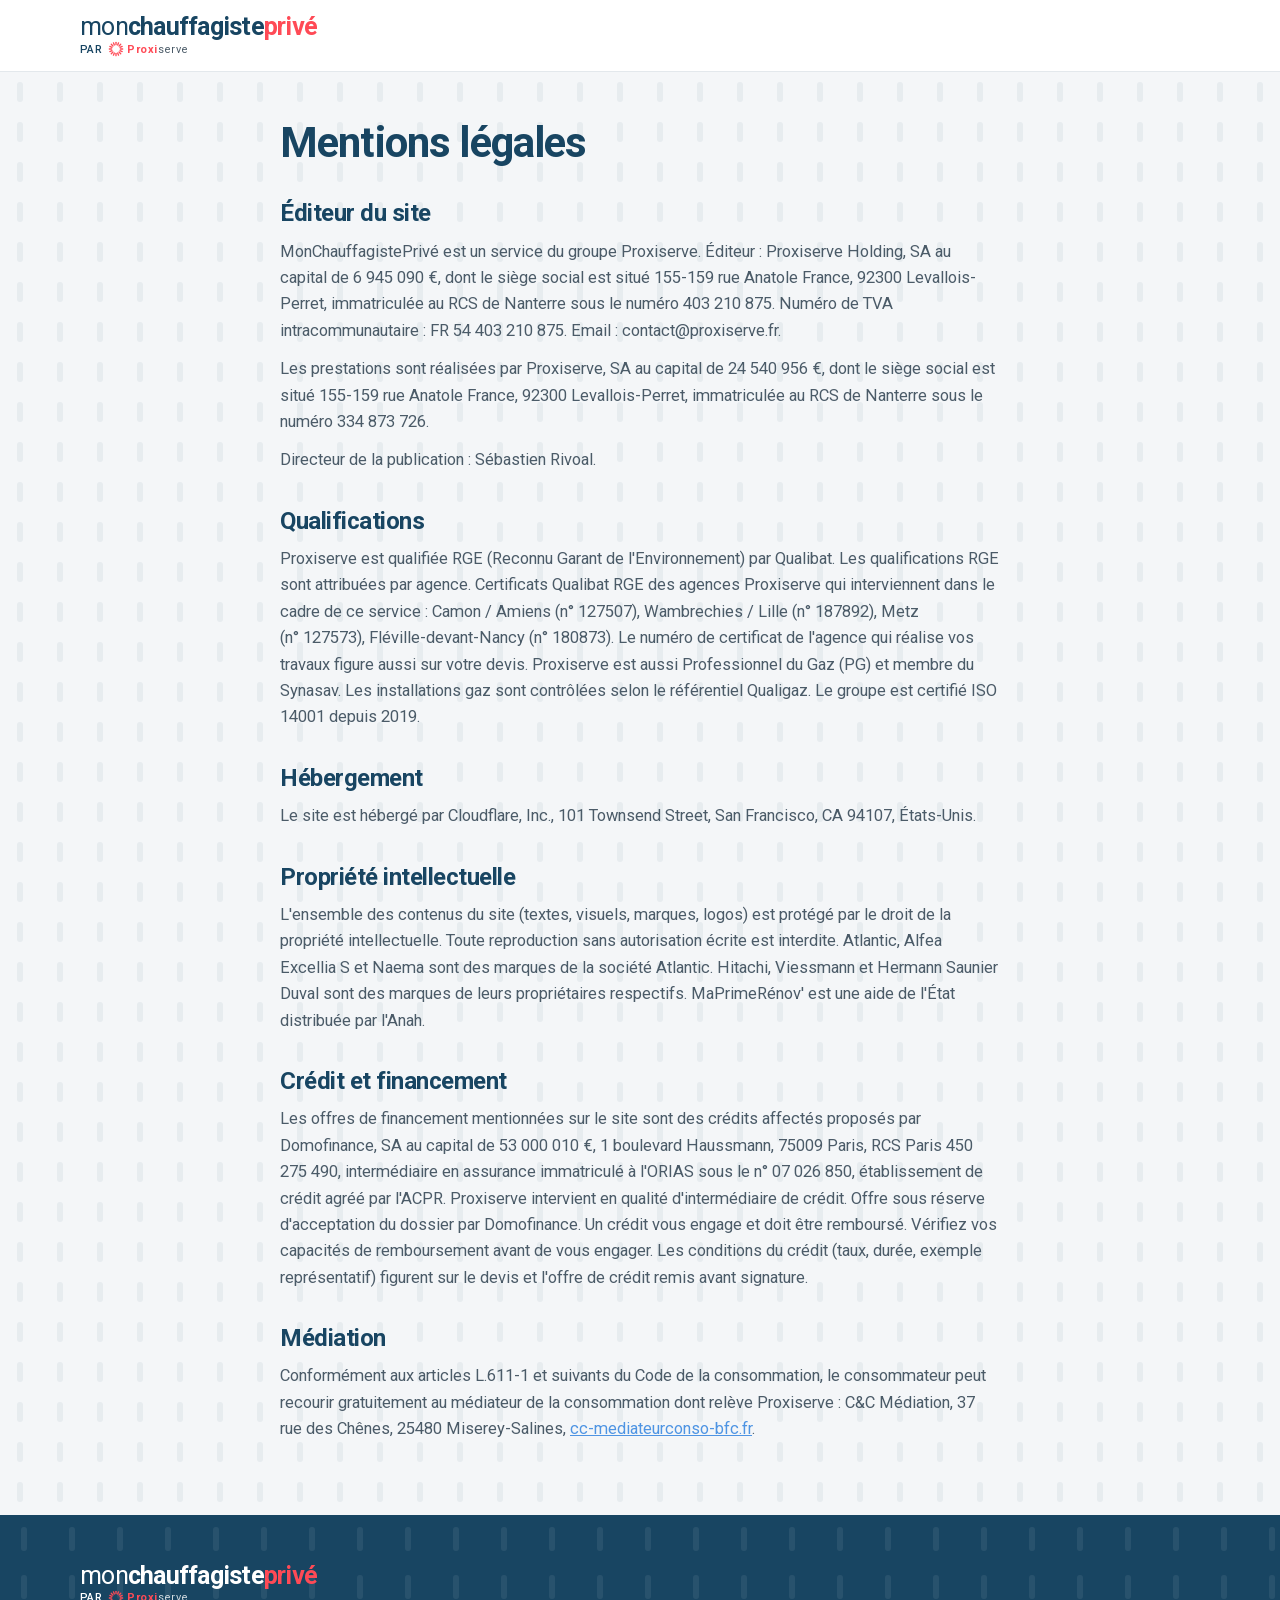
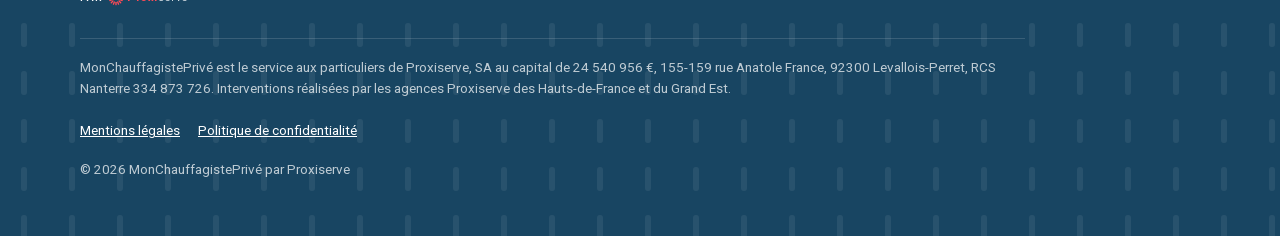
<file: mentions-legales/index.html>
<!DOCTYPE html>
<html lang="fr">
<head>
<meta charset="utf-8">
<meta name="viewport" content="width=device-width, initial-scale=1, viewport-fit=cover">
<meta name="robots" content="noindex, nofollow">
<title>Mentions légales | MonChauffagistePrivé par Proxiserve</title>
<meta name="theme-color" content="#184562">
<link rel="icon" href="../img/favicon.svg" type="image/svg+xml">
<link rel="preload" as="font" type="font/woff2" href="../fonts/roboto-var.woff2" crossorigin>
<link rel="stylesheet" href="../assets/style.css?v=202611271113">
<!-- IwlCMP : consent defaults (doit précéder GTM). data-site-id à créer pour ce site. -->
<script>
window.dataLayer=window.dataLayer||[];function gtag(){dataLayer.push(arguments);}
gtag('consent','default',{ad_storage:'denied',ad_user_data:'denied',ad_personalization:'denied',analytics_storage:'denied',functionality_storage:'denied',personalization_storage:'denied',security_storage:'granted',wait_for_update:500});
gtag('set','url_passthrough',true);gtag('set','ads_data_redaction',true);
</script>
<script src="https://cmp.iwantlead.fr/cmp/v1/cmp.js" data-site-id="r6dadsb7"></script>
<!-- Google Tag Manager -->
<script>(function(w,d,s,l,i){w[l]=w[l]||[];w[l].push({'gtm.start':new Date().getTime(),event:'gtm.js'});var f=d.getElementsByTagName(s)[0],j=d.createElement(s),dl=l!='dataLayer'?'&l='+l:'';j.async=true;j.src='https://www.googletagmanager.com/gtm.js?id='+i+dl;f.parentNode.insertBefore(j,f);})(window,document,'script','dataLayer','GTM-NTSQ5FQP');</script>
<!-- End Google Tag Manager -->
<script>document.documentElement.className+=' js';</script>
<script src="../assets/config.js?v=202611271113"></script>
<style>body{background:var(--sky-mist)}</style>
</head>
<body>
<noscript><iframe src="https://www.googletagmanager.com/ns.html?id=GTM-NTSQ5FQP" height="0" width="0" style="display:none;visibility:hidden"></iframe></noscript>
<header class="top">
  <div class="wrap">
    <a class="brand" href="../" aria-label="MonChauffagistePrivé par Proxiserve">
      <span class="brand__name">mon<b>chauffagiste</b><em>privé</em></span>
      <span class="brand__by">PAR <svg class="sun"><use href="../assets/icons.svg#i-sun"/></svg><b>Proxi</b><span>serve</span></span>
    </a>
    <div class="top__right">
    </div>
  </div>
</header>
<main class="page">
<div class="wrap">

<h1>Mentions légales</h1>
<h2>Éditeur du site</h2>
<p>MonChauffagistePrivé est un service du groupe Proxiserve. Éditeur : Proxiserve Holding, SA au capital de 6 945 090 €, dont le siège social est situé 155-159 rue Anatole France, 92300 Levallois-Perret, immatriculée au RCS de Nanterre sous le numéro 403 210 875. Numéro de TVA intracommunautaire : FR 54 403 210 875. Email : contact@proxiserve.fr.</p>
<p>Les prestations sont réalisées par Proxiserve, SA au capital de 24 540 956 €, dont le siège social est situé 155-159 rue Anatole France, 92300 Levallois-Perret, immatriculée au RCS de Nanterre sous le numéro 334 873 726.</p>
<p>Directeur de la publication : Sébastien Rivoal.</p>
<h2>Qualifications</h2>
<p>Proxiserve est qualifiée RGE (Reconnu Garant de l'Environnement) par Qualibat. Les qualifications RGE sont attribuées par agence. Certificats Qualibat RGE des agences Proxiserve qui interviennent dans le cadre de ce service : Camon / Amiens (n°&nbsp;127507), Wambrechies / Lille (n°&nbsp;187892), Metz (n°&nbsp;127573), Fléville-devant-Nancy (n°&nbsp;180873). Le numéro de certificat de l'agence qui réalise vos travaux figure aussi sur votre devis. Proxiserve est aussi Professionnel du Gaz (PG) et membre du Synasav. Les installations gaz sont contrôlées selon le référentiel Qualigaz. Le groupe est certifié ISO 14001 depuis 2019.</p>
<h2>Hébergement</h2>
<p>Le site est hébergé par Cloudflare, Inc., 101 Townsend Street, San Francisco, CA 94107, États-Unis.</p>
<h2>Propriété intellectuelle</h2>
<p>L'ensemble des contenus du site (textes, visuels, marques, logos) est protégé par le droit de la propriété intellectuelle. Toute reproduction sans autorisation écrite est interdite. Atlantic, Alfea Excellia S et Naema sont des marques de la société Atlantic. Hitachi, Viessmann et Hermann Saunier Duval sont des marques de leurs propriétaires respectifs. MaPrimeRénov' est une aide de l'État distribuée par l'Anah.</p>
<h2>Crédit et financement</h2>
<p>Les offres de financement mentionnées sur le site sont des crédits affectés proposés par Domofinance, SA au capital de 53 000 010 €, 1 boulevard Haussmann, 75009 Paris, RCS Paris 450 275 490, intermédiaire en assurance immatriculé à l'ORIAS sous le n° 07 026 850, établissement de crédit agréé par l'ACPR. Proxiserve intervient en qualité d'intermédiaire de crédit. Offre sous réserve d'acceptation du dossier par Domofinance. Un crédit vous engage et doit être remboursé. Vérifiez vos capacités de remboursement avant de vous engager. Les conditions du crédit (taux, durée, exemple représentatif) figurent sur le devis et l'offre de crédit remis avant signature.</p>
<h2>Médiation</h2>
<p>Conformément aux articles L.611-1 et suivants du Code de la consommation, le consommateur peut recourir gratuitement au médiateur de la consommation dont relève Proxiserve : C&amp;C Médiation, 37 rue des Chênes, 25480 Miserey-Salines, <a href="https://www.cc-mediateurconso-bfc.fr" target="_blank" rel="noopener">cc-mediateurconso-bfc.fr</a>.</p>
</div>
</main>
<footer class="foot" id="notes">
  <div class="wrap">
    <a class="brand brand--light" href="../" aria-label="MonChauffagistePrivé par Proxiserve">
      <span class="brand__name">mon<b>chauffagiste</b><em>privé</em></span>
      <span class="brand__by">PAR <svg class="sun"><use href="../assets/icons.svg#i-sun"/></svg><b>Proxi</b><span>serve</span></span>
    </a>
    <p class="foot__legal">MonChauffagistePrivé est le service aux particuliers de Proxiserve, SA au capital de 24 540 956 €, 155-159 rue Anatole France, 92300 Levallois-Perret, RCS Nanterre 334 873 726. Interventions réalisées par les agences Proxiserve des Hauts-de-France et du Grand Est.</p>
    <nav aria-label="Informations légales"><a href="../mentions-legales/">Mentions légales</a><a href="../confidentialite/">Politique de confidentialité</a></nav>
    <p style="margin-top:18px">© <span id="annee">2026</span> MonChauffagistePrivé par Proxiserve</p>
  </div>
</footer>
<script src="../assets/app.js?v=202611271113" defer></script>
</body>
</html>
</file>
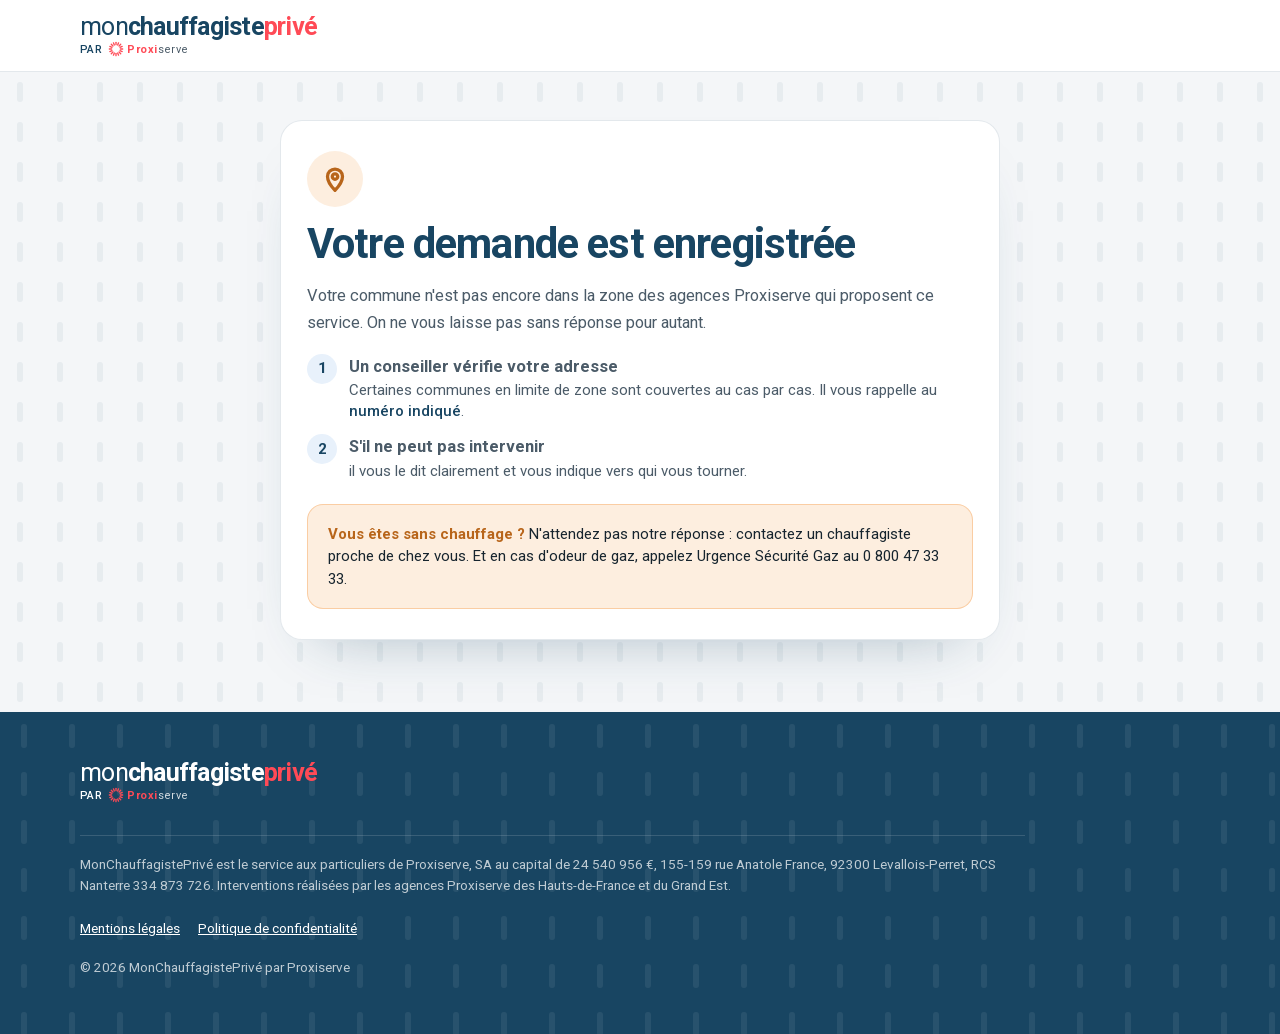
<file: merci-hors-zone/index.html>
<!DOCTYPE html>
<html lang="fr">
<head>
<meta charset="utf-8">
<meta name="viewport" content="width=device-width, initial-scale=1, viewport-fit=cover">
<meta name="robots" content="noindex, nofollow">
<title>Votre demande est enregistrée, hors zone | MonChauffagistePrivé par Proxiserve</title>
<meta name="theme-color" content="#184562">
<link rel="icon" href="../img/favicon.svg" type="image/svg+xml">
<link rel="preload" as="font" type="font/woff2" href="../fonts/roboto-var.woff2" crossorigin>
<link rel="stylesheet" href="../assets/style.css?v=202611271113">
<!-- IwlCMP : consent defaults (doit précéder GTM). data-site-id à créer pour ce site. -->
<script>
window.dataLayer=window.dataLayer||[];function gtag(){dataLayer.push(arguments);}
gtag('consent','default',{ad_storage:'denied',ad_user_data:'denied',ad_personalization:'denied',analytics_storage:'denied',functionality_storage:'denied',personalization_storage:'denied',security_storage:'granted',wait_for_update:500});
gtag('set','url_passthrough',true);gtag('set','ads_data_redaction',true);
</script>
<script src="https://cmp.iwantlead.fr/cmp/v1/cmp.js" data-site-id="r6dadsb7"></script>
<!-- Google Tag Manager -->
<script>(function(w,d,s,l,i){w[l]=w[l]||[];w[l].push({'gtm.start':new Date().getTime(),event:'gtm.js'});var f=d.getElementsByTagName(s)[0],j=d.createElement(s),dl=l!='dataLayer'?'&l='+l:'';j.async=true;j.src='https://www.googletagmanager.com/gtm.js?id='+i+dl;f.parentNode.insertBefore(j,f);})(window,document,'script','dataLayer','GTM-NTSQ5FQP');</script>
<!-- End Google Tag Manager -->
<script>document.documentElement.className+=' js';</script>
<script src="../assets/config.js?v=202611271113"></script>
<style>body{background:var(--sky-mist)}</style>
</head>
<body>
<noscript><iframe src="https://www.googletagmanager.com/ns.html?id=GTM-NTSQ5FQP" height="0" width="0" style="display:none;visibility:hidden"></iframe></noscript>
<header class="top">
  <div class="wrap">
    <a class="brand" href="../" aria-label="MonChauffagistePrivé par Proxiserve">
      <span class="brand__name">mon<b>chauffagiste</b><em>privé</em></span>
      <span class="brand__by">PAR <svg class="sun"><use href="../assets/icons.svg#i-sun"/></svg><b>Proxi</b><span>serve</span></span>
    </a>
    <div class="top__right">
    </div>
  </div>
</header>
<main class="page">
<div class="wrap">

<div class="carte">
  <div class="done">
    <div class="done__badge" style="background:var(--orange-pale);color:#B8651A"><svg class="ico"><use href="../assets/icons.svg#i-pin"/></svg></div>
    <h1 data-fill="titre">Votre demande est enregistrée</h1>
    <p class="intro">Votre commune n'est pas encore dans la zone des agences Proxiserve qui proposent ce service. On ne vous laisse pas sans réponse pour autant.</p>
    <ol class="timeline">
      <li><span class="n">1</span><div><b>Un conseiller vérifie votre adresse</b><span>Certaines communes en limite de zone sont couvertes au cas par cas. Il vous rappelle au <span data-fill="tel">numéro indiqué</span>.</span></div></li>
      <li><span class="n">2</span><div><b>S'il ne peut pas intervenir</b><span>il vous le dit clairement et vous indique vers qui vous tourner.</span></div></li>
    </ol>
    <div class="attention"><b>Vous êtes sans chauffage ?</b> N'attendez pas notre réponse : contactez un chauffagiste proche de chez vous. Et en cas d'odeur de gaz, appelez Urgence Sécurité Gaz au 0 800 47 33 33.</div>
  </div>
</div>
</div>
</main>
<script>
/* Personnalisation depuis la mémoire de l'onglet (jamais depuis l'URL). */
(function(){
  var T = {
    pompe_a_chaleur: {titre: 'Votre étude pompe à chaleur est lancée', suite: 'votre étude gratuite', retour: '../pompe-a-chaleur/'},
    entretien_chaudiere: {titre: 'Votre demande d\'entretien est enregistrée', suite: 'la formule d\'entretien', retour: '../entretien-chaudiere/'},
    depannage: {titre: 'Votre demande de dépannage est enregistrée', suite: 'la suite à donner à votre panne', retour: '../depannage-chauffage/'},
    chaudiere_gaz: {titre: 'Votre demande de devis chaudière est enregistrée', suite: 'votre devis chaudière', retour: '../chaudiere-gaz/'},
    simulateur_aides: {titre: 'Votre demande de vérification est enregistrée', suite: 'votre éligibilité aux aides', retour: '../simulateur-aides/'}
  };
  var lead = null;
  try { lead = JSON.parse(sessionStorage.getItem('mcp_lead') || 'null'); } catch(e){}
  var t = T[(lead && lead.thematique) || ''] || {};
  function fill(sel, txt){ var el = document.querySelector(sel); if (el && txt) el.textContent = txt; }
  if (t.titre) fill('[data-fill="titre"]', t.titre + (lead && lead.prenom ? ', ' + lead.prenom : ''));
  else if (lead && lead.prenom) fill('[data-fill="titre"]', document.querySelector('[data-fill="titre"]').textContent + ', ' + lead.prenom);
  if (t.suite) fill('[data-fill="suite"]', t.suite);
  if (lead) { fill('[data-fill="tel"]', lead.telephone || ''); fill('[data-fill="email"]', lead.email || ''); }
  var r = document.querySelector('[data-fill="retour"]'); if (r && t.retour) r.setAttribute('href', t.retour);
  /* Conversion : un identifiant de lead unique sert de transaction_id à GTM. */
  (window.dataLayer = window.dataLayer || []).push({event: 'lead_confirmed', page: 'merci-hors-zone', thematique: lead ? lead.thematique : '', lead_id: lead ? lead.id : '', zone: lead ? lead.zone : '', priorite: lead ? lead.priorite : ''});
})();
</script>

<footer class="foot" id="notes">
  <div class="wrap">
    <a class="brand brand--light" href="../" aria-label="MonChauffagistePrivé par Proxiserve">
      <span class="brand__name">mon<b>chauffagiste</b><em>privé</em></span>
      <span class="brand__by">PAR <svg class="sun"><use href="../assets/icons.svg#i-sun"/></svg><b>Proxi</b><span>serve</span></span>
    </a>
    <p class="foot__legal">MonChauffagistePrivé est le service aux particuliers de Proxiserve, SA au capital de 24 540 956 €, 155-159 rue Anatole France, 92300 Levallois-Perret, RCS Nanterre 334 873 726. Interventions réalisées par les agences Proxiserve des Hauts-de-France et du Grand Est.</p>
    <nav aria-label="Informations légales"><a href="../mentions-legales/">Mentions légales</a><a href="../confidentialite/">Politique de confidentialité</a></nav>
    <p style="margin-top:18px">© <span id="annee">2026</span> MonChauffagistePrivé par Proxiserve</p>
  </div>
</footer>
<script src="../assets/app.js?v=202611271113" defer></script>
</body>
</html>
</file>
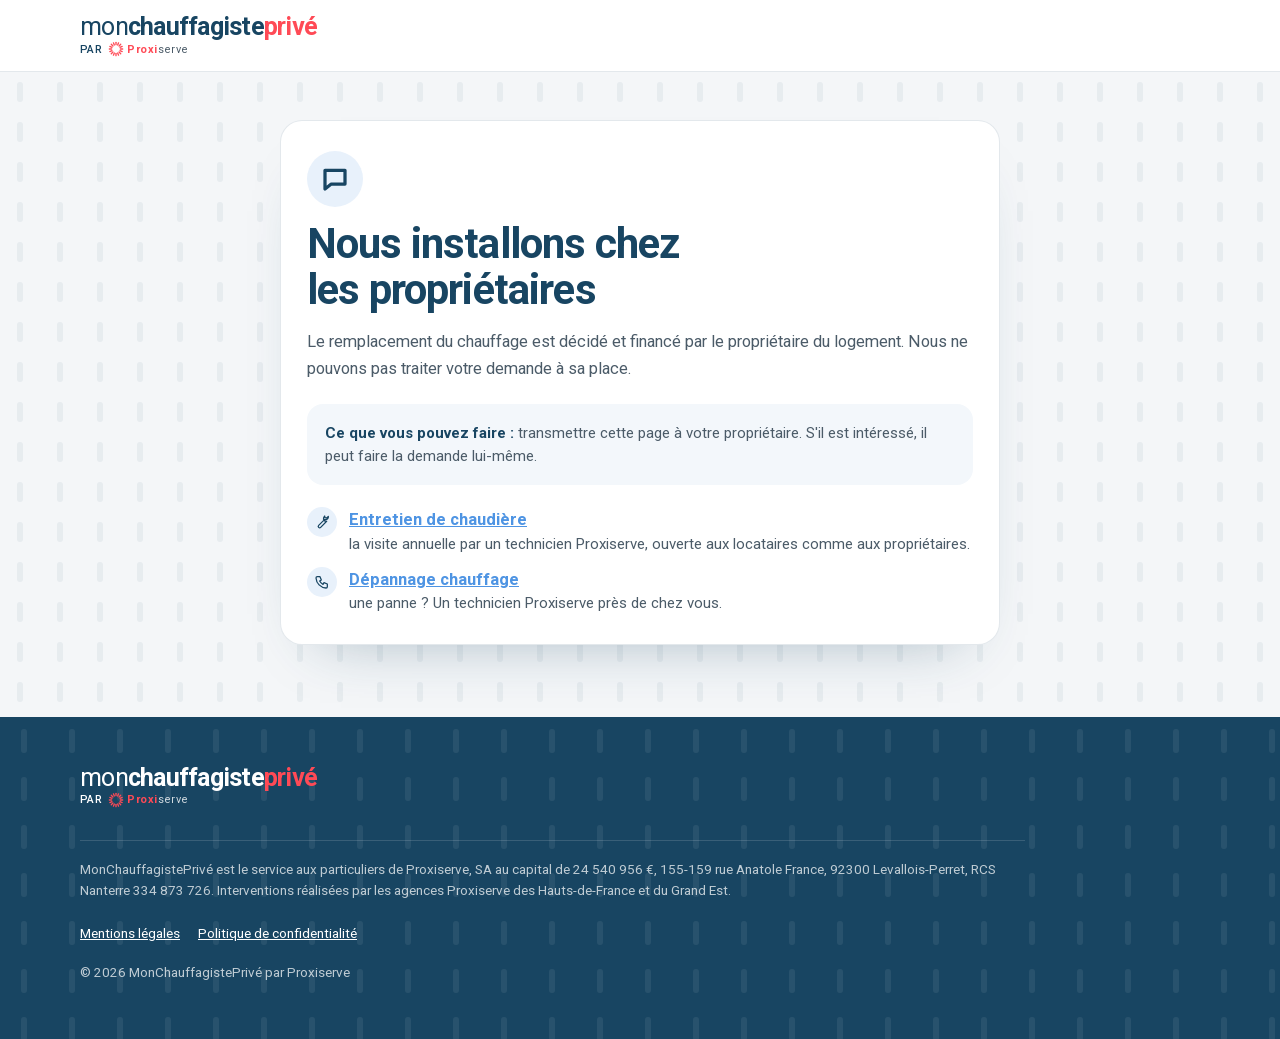
<file: merci-non-eligible/index.html>
<!DOCTYPE html>
<html lang="fr">
<head>
<meta charset="utf-8">
<meta name="viewport" content="width=device-width, initial-scale=1, viewport-fit=cover">
<meta name="robots" content="noindex, nofollow">
<title>Votre situation | MonChauffagistePrivé par Proxiserve</title>
<meta name="theme-color" content="#184562">
<link rel="icon" href="../img/favicon.svg" type="image/svg+xml">
<link rel="preload" as="font" type="font/woff2" href="../fonts/roboto-var.woff2" crossorigin>
<link rel="stylesheet" href="../assets/style.css?v=202611271113">
<!-- IwlCMP : consent defaults (doit précéder GTM). data-site-id à créer pour ce site. -->
<script>
window.dataLayer=window.dataLayer||[];function gtag(){dataLayer.push(arguments);}
gtag('consent','default',{ad_storage:'denied',ad_user_data:'denied',ad_personalization:'denied',analytics_storage:'denied',functionality_storage:'denied',personalization_storage:'denied',security_storage:'granted',wait_for_update:500});
gtag('set','url_passthrough',true);gtag('set','ads_data_redaction',true);
</script>
<script src="https://cmp.iwantlead.fr/cmp/v1/cmp.js" data-site-id="r6dadsb7"></script>
<!-- Google Tag Manager -->
<script>(function(w,d,s,l,i){w[l]=w[l]||[];w[l].push({'gtm.start':new Date().getTime(),event:'gtm.js'});var f=d.getElementsByTagName(s)[0],j=d.createElement(s),dl=l!='dataLayer'?'&l='+l:'';j.async=true;j.src='https://www.googletagmanager.com/gtm.js?id='+i+dl;f.parentNode.insertBefore(j,f);})(window,document,'script','dataLayer','GTM-NTSQ5FQP');</script>
<!-- End Google Tag Manager -->
<script>document.documentElement.className+=' js';</script>
<script src="../assets/config.js?v=202611271113"></script>
<style>body{background:var(--sky-mist)}</style>
</head>
<body>
<noscript><iframe src="https://www.googletagmanager.com/ns.html?id=GTM-NTSQ5FQP" height="0" width="0" style="display:none;visibility:hidden"></iframe></noscript>
<header class="top">
  <div class="wrap">
    <a class="brand" href="../" aria-label="MonChauffagistePrivé par Proxiserve">
      <span class="brand__name">mon<b>chauffagiste</b><em>privé</em></span>
      <span class="brand__by">PAR <svg class="sun"><use href="../assets/icons.svg#i-sun"/></svg><b>Proxi</b><span>serve</span></span>
    </a>
    <div class="top__right">
    </div>
  </div>
</header>
<main class="page">
<div class="wrap">

<div class="carte">
  <div class="done">
    <div class="done__badge" style="background:var(--sky-pale);color:var(--navy)"><svg class="ico"><use href="../assets/icons.svg#i-chat"/></svg></div>
    <h1 data-raison="locataire">Nous installons chez les propriétaires</h1>
    <h1 data-raison="logement_recent" hidden>MaPrimeRénov' ne s'applique pas encore à votre logement</h1>
    <h1 data-raison="logement_social" hidden>Votre entretien passe par votre bailleur</h1>
    <p class="intro" data-raison="locataire">Le remplacement du chauffage est décidé et financé par le propriétaire du logement. Nous ne pouvons pas traiter votre demande à sa place.</p>
    <p class="intro" data-raison="logement_recent" hidden>MaPrimeRénov' est réservée aux logements de plus de 15 ans, sauf pour remplacer une chaudière fioul. Pour un logement plus récent, seule la prime CEE peut s'appliquer, dès 2 ans. Le projet reste possible, avec un reste à charge plus élevé.</p>
    <p class="intro" data-raison="logement_social" hidden>En logement social, l'entretien de la chaudière est le plus souvent compris dans vos charges et organisé par votre bailleur. C'est lui qu'il faut contacter.</p>
    <div class="rappel" data-raison="locataire"><b>Ce que vous pouvez faire :</b> transmettre cette page à votre propriétaire. S'il est intéressé, il peut faire la demande lui-même.</div>
    <div class="rappel" data-raison="logement_recent" hidden><b>Ce que vous pouvez faire :</b> vérifier vos aides sur <a href="https://france-renov.gouv.fr" target="_blank" rel="noopener">france-renov.gouv.fr</a>. Les pages ci-dessous restent ouvertes à votre logement.</div>
    <div class="rappel" data-raison="logement_social" hidden><b>Ce que vous pouvez faire :</b> vérifier votre bail ou votre avis de charges, puis contacter votre bailleur pour la date de la prochaine visite.</div>
    <ol class="timeline" style="margin-top:22px">
      <li><span class="n"><svg class="ico" style="width:16px;height:16px"><use href="../assets/icons.svg#i-wrench"/></svg></span><div><b><a href="../entretien-chaudiere/">Entretien de chaudière</a></b><span>la visite annuelle par un technicien Proxiserve, ouverte aux locataires comme aux propriétaires.</span></div></li>
      <li><span class="n"><svg class="ico" style="width:16px;height:16px"><use href="../assets/icons.svg#i-phone"/></svg></span><div><b><a href="../depannage-chauffage/">Dépannage chauffage</a></b><span>une panne ? Un technicien Proxiserve près de chez vous.</span></div></li>
    </ol>
  </div>
</div>
<script>
(function(){
  var raison = '';
  try { raison = (JSON.parse(sessionStorage.getItem('mcp_non_eligible') || '{}') || {}).raison || ''; } catch(e){}
  if (raison === 'logement_recent' || raison === 'locataire' || raison === 'logement_social'){
    Array.prototype.forEach.call(document.querySelectorAll('[data-raison]'), function(el){ el.hidden = el.getAttribute('data-raison') !== raison; });
  }
  (window.dataLayer = window.dataLayer || []).push({event: 'non_eligible_view', raison: raison});
})();
</script>
</div>
</main>
<footer class="foot" id="notes">
  <div class="wrap">
    <a class="brand brand--light" href="../" aria-label="MonChauffagistePrivé par Proxiserve">
      <span class="brand__name">mon<b>chauffagiste</b><em>privé</em></span>
      <span class="brand__by">PAR <svg class="sun"><use href="../assets/icons.svg#i-sun"/></svg><b>Proxi</b><span>serve</span></span>
    </a>
    <p class="foot__legal">MonChauffagistePrivé est le service aux particuliers de Proxiserve, SA au capital de 24 540 956 €, 155-159 rue Anatole France, 92300 Levallois-Perret, RCS Nanterre 334 873 726. Interventions réalisées par les agences Proxiserve des Hauts-de-France et du Grand Est.</p>
    <nav aria-label="Informations légales"><a href="../mentions-legales/">Mentions légales</a><a href="../confidentialite/">Politique de confidentialité</a></nav>
    <p style="margin-top:18px">© <span id="annee">2026</span> MonChauffagistePrivé par Proxiserve</p>
  </div>
</footer>
<script src="../assets/app.js?v=202611271113" defer></script>
</body>
</html>
</file>
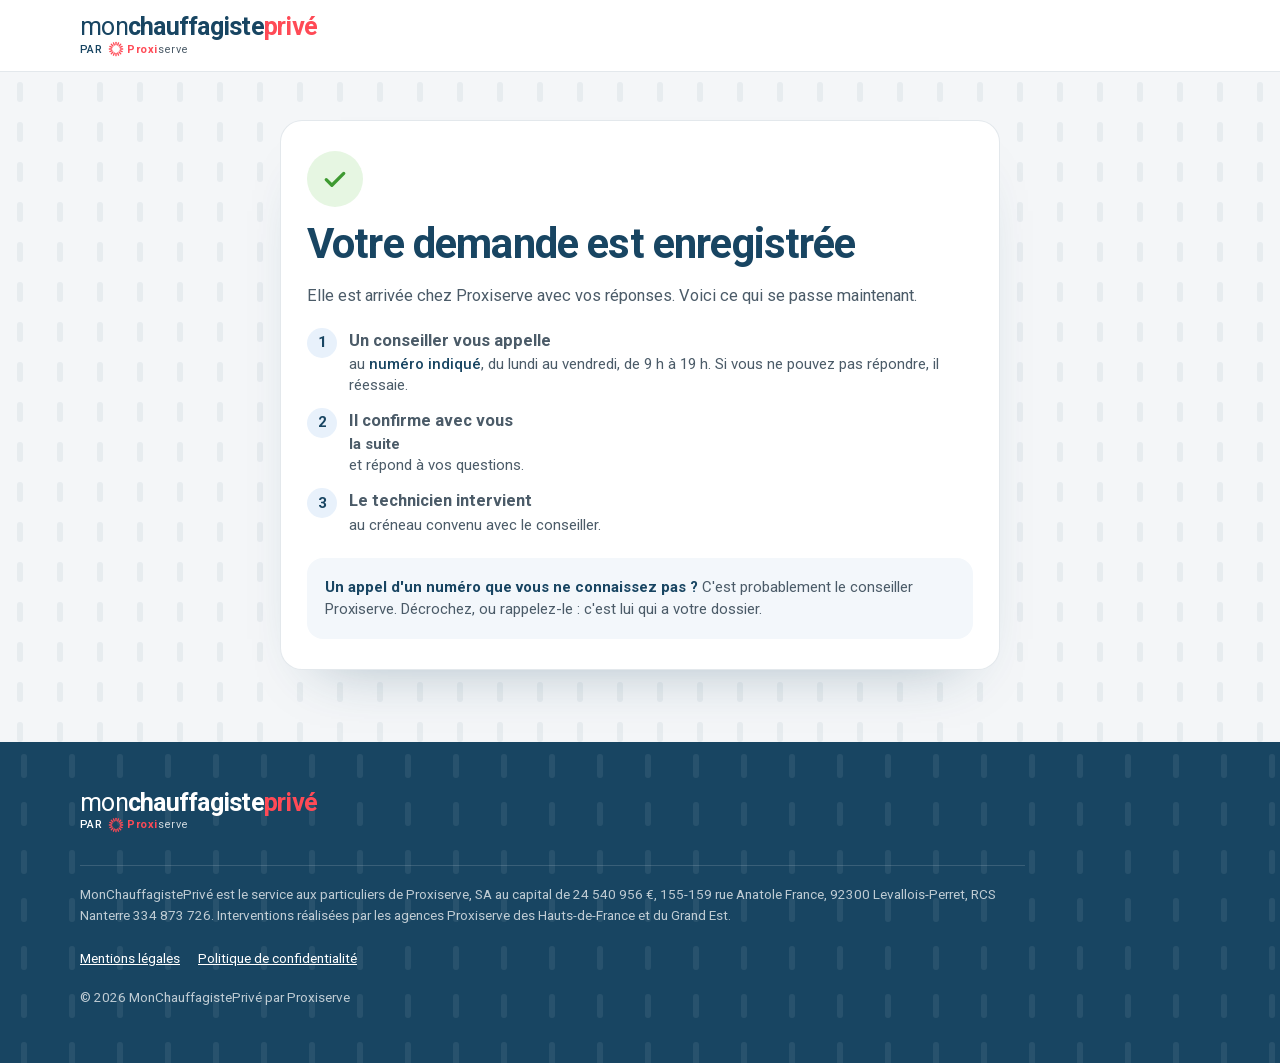
<file: merci/index.html>
<!DOCTYPE html>
<html lang="fr">
<head>
<meta charset="utf-8">
<meta name="viewport" content="width=device-width, initial-scale=1, viewport-fit=cover">
<meta name="robots" content="noindex, nofollow">
<title>Votre demande est enregistrée | MonChauffagistePrivé par Proxiserve</title>
<meta name="theme-color" content="#184562">
<link rel="icon" href="../img/favicon.svg" type="image/svg+xml">
<link rel="preload" as="font" type="font/woff2" href="../fonts/roboto-var.woff2" crossorigin>
<link rel="stylesheet" href="../assets/style.css?v=202611271113">
<!-- IwlCMP : consent defaults (doit précéder GTM). data-site-id à créer pour ce site. -->
<script>
window.dataLayer=window.dataLayer||[];function gtag(){dataLayer.push(arguments);}
gtag('consent','default',{ad_storage:'denied',ad_user_data:'denied',ad_personalization:'denied',analytics_storage:'denied',functionality_storage:'denied',personalization_storage:'denied',security_storage:'granted',wait_for_update:500});
gtag('set','url_passthrough',true);gtag('set','ads_data_redaction',true);
</script>
<script src="https://cmp.iwantlead.fr/cmp/v1/cmp.js" data-site-id="r6dadsb7"></script>
<!-- Google Tag Manager -->
<script>(function(w,d,s,l,i){w[l]=w[l]||[];w[l].push({'gtm.start':new Date().getTime(),event:'gtm.js'});var f=d.getElementsByTagName(s)[0],j=d.createElement(s),dl=l!='dataLayer'?'&l='+l:'';j.async=true;j.src='https://www.googletagmanager.com/gtm.js?id='+i+dl;f.parentNode.insertBefore(j,f);})(window,document,'script','dataLayer','GTM-NTSQ5FQP');</script>
<!-- End Google Tag Manager -->
<script>document.documentElement.className+=' js';</script>
<script src="../assets/config.js?v=202611271113"></script>
<style>body{background:var(--sky-mist)}</style>
</head>
<body>
<noscript><iframe src="https://www.googletagmanager.com/ns.html?id=GTM-NTSQ5FQP" height="0" width="0" style="display:none;visibility:hidden"></iframe></noscript>
<header class="top">
  <div class="wrap">
    <a class="brand" href="../" aria-label="MonChauffagistePrivé par Proxiserve">
      <span class="brand__name">mon<b>chauffagiste</b><em>privé</em></span>
      <span class="brand__by">PAR <svg class="sun"><use href="../assets/icons.svg#i-sun"/></svg><b>Proxi</b><span>serve</span></span>
    </a>
    <div class="top__right">
    </div>
  </div>
</header>
<main class="page">
<div class="wrap">

<div class="carte">
  <div class="done">
    <div class="done__badge"><svg class="ico"><use href="../assets/icons.svg#i-check"/></svg></div>
    <h1 data-fill="titre">Votre demande est enregistrée</h1>
    <p class="intro">Elle est arrivée chez Proxiserve avec vos réponses. Voici ce qui se passe maintenant.</p>
    <ol class="timeline">
      <li><span class="n">1</span><div><b>Un conseiller vous appelle</b><span>au <span data-fill="tel">numéro indiqué</span>, du lundi au vendredi, de 9 h à 19 h. Si vous ne pouvez pas répondre, il réessaie.</span></div></li>
      <li><span class="n">2</span><div><b>Il confirme avec vous <span data-fill="suite">la suite</span></b><span>et répond à vos questions.</span></div></li>
      <li><span class="n">3</span><div><b>Le technicien intervient</b><span>au créneau convenu avec le conseiller.</span></div></li>
    </ol>
    <div class="rappel"><b>Un appel d'un numéro que vous ne connaissez pas ?</b> C'est probablement le conseiller Proxiserve. Décrochez, ou rappelez-le : c'est lui qui a votre dossier.</div>
  </div>
</div>
</div>
</main>
<script>
/* Personnalisation depuis la mémoire de l'onglet (jamais depuis l'URL). */
(function(){
  var T = {
    pompe_a_chaleur: {titre: 'Votre étude pompe à chaleur est lancée', suite: 'votre étude gratuite', retour: '../pompe-a-chaleur/'},
    entretien_chaudiere: {titre: 'Votre demande d\'entretien est enregistrée', suite: 'la formule d\'entretien', retour: '../entretien-chaudiere/'},
    depannage: {titre: 'Votre demande de dépannage est enregistrée', suite: 'la suite à donner à votre panne', retour: '../depannage-chauffage/'},
    chaudiere_gaz: {titre: 'Votre demande de devis chaudière est enregistrée', suite: 'votre devis chaudière', retour: '../chaudiere-gaz/'},
    simulateur_aides: {titre: 'Votre demande de vérification est enregistrée', suite: 'votre éligibilité aux aides', retour: '../simulateur-aides/'}
  };
  var lead = null;
  try { lead = JSON.parse(sessionStorage.getItem('mcp_lead') || 'null'); } catch(e){}
  var t = T[(lead && lead.thematique) || ''] || {};
  function fill(sel, txt){ var el = document.querySelector(sel); if (el && txt) el.textContent = txt; }
  if (t.titre) fill('[data-fill="titre"]', t.titre + (lead && lead.prenom ? ', ' + lead.prenom : ''));
  else if (lead && lead.prenom) fill('[data-fill="titre"]', document.querySelector('[data-fill="titre"]').textContent + ', ' + lead.prenom);
  if (t.suite) fill('[data-fill="suite"]', t.suite);
  if (lead) { fill('[data-fill="tel"]', lead.telephone || ''); fill('[data-fill="email"]', lead.email || ''); }
  var r = document.querySelector('[data-fill="retour"]'); if (r && t.retour) r.setAttribute('href', t.retour);
  /* Conversion : un identifiant de lead unique sert de transaction_id à GTM. */
  (window.dataLayer = window.dataLayer || []).push({event: 'lead_confirmed', page: 'merci', thematique: lead ? lead.thematique : '', lead_id: lead ? lead.id : '', zone: lead ? lead.zone : '', priorite: lead ? lead.priorite : ''});
})();
</script>

<footer class="foot" id="notes">
  <div class="wrap">
    <a class="brand brand--light" href="../" aria-label="MonChauffagistePrivé par Proxiserve">
      <span class="brand__name">mon<b>chauffagiste</b><em>privé</em></span>
      <span class="brand__by">PAR <svg class="sun"><use href="../assets/icons.svg#i-sun"/></svg><b>Proxi</b><span>serve</span></span>
    </a>
    <p class="foot__legal">MonChauffagistePrivé est le service aux particuliers de Proxiserve, SA au capital de 24 540 956 €, 155-159 rue Anatole France, 92300 Levallois-Perret, RCS Nanterre 334 873 726. Interventions réalisées par les agences Proxiserve des Hauts-de-France et du Grand Est.</p>
    <nav aria-label="Informations légales"><a href="../mentions-legales/">Mentions légales</a><a href="../confidentialite/">Politique de confidentialité</a></nav>
    <p style="margin-top:18px">© <span id="annee">2026</span> MonChauffagistePrivé par Proxiserve</p>
  </div>
</footer>
<script src="../assets/app.js?v=202611271113" defer></script>
</body>
</html>
</file>
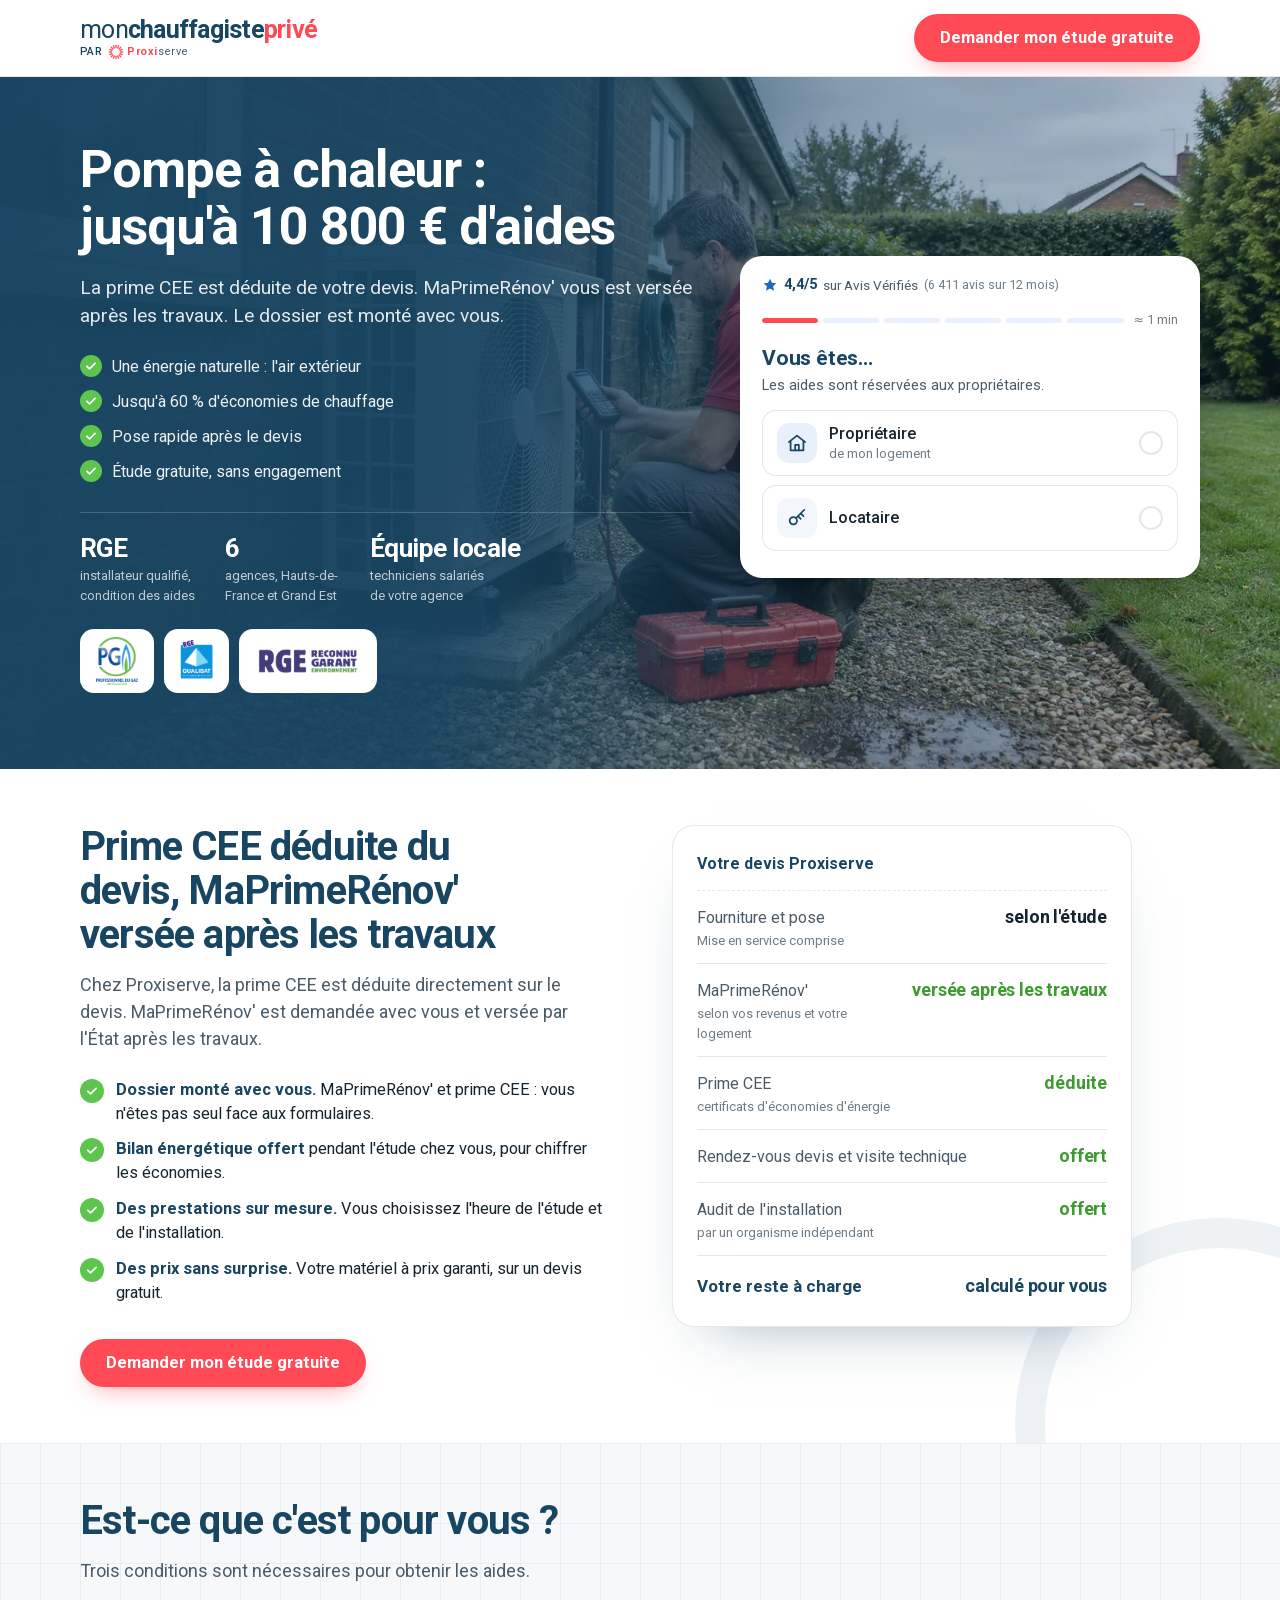
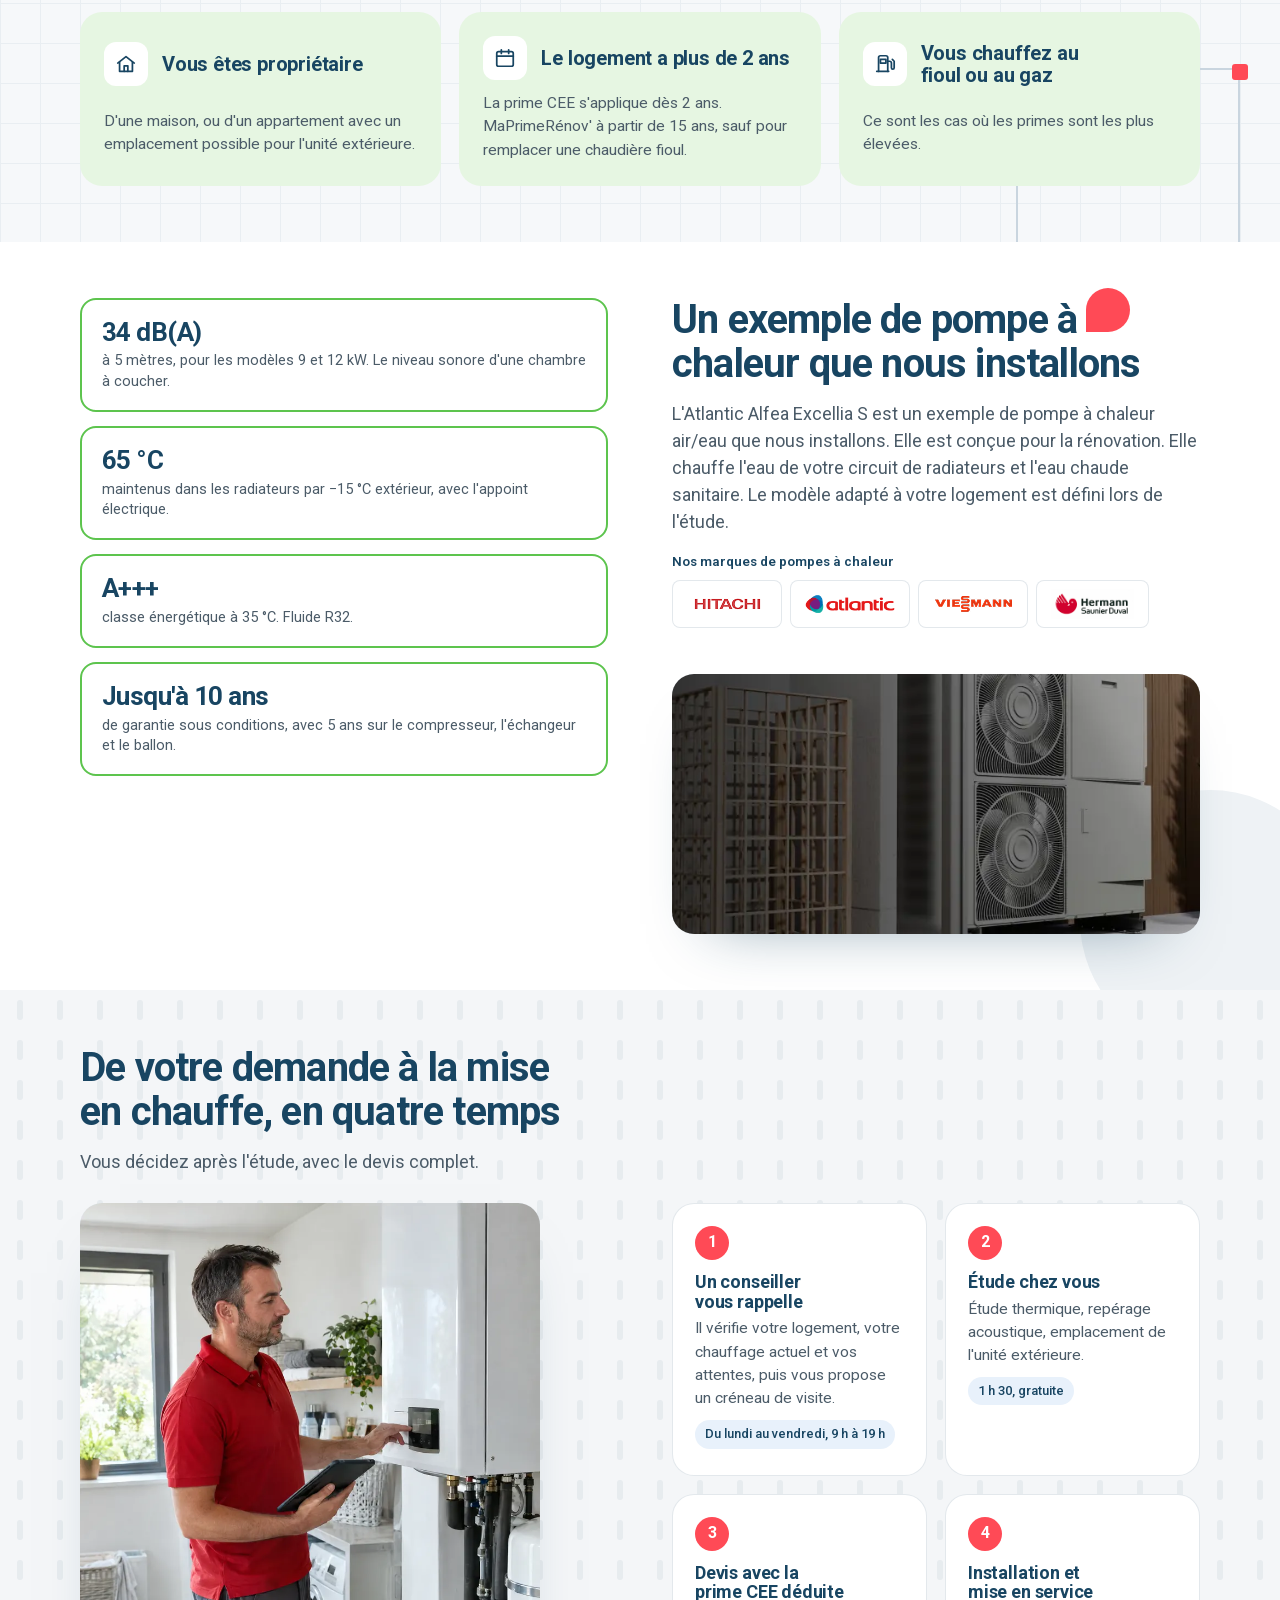
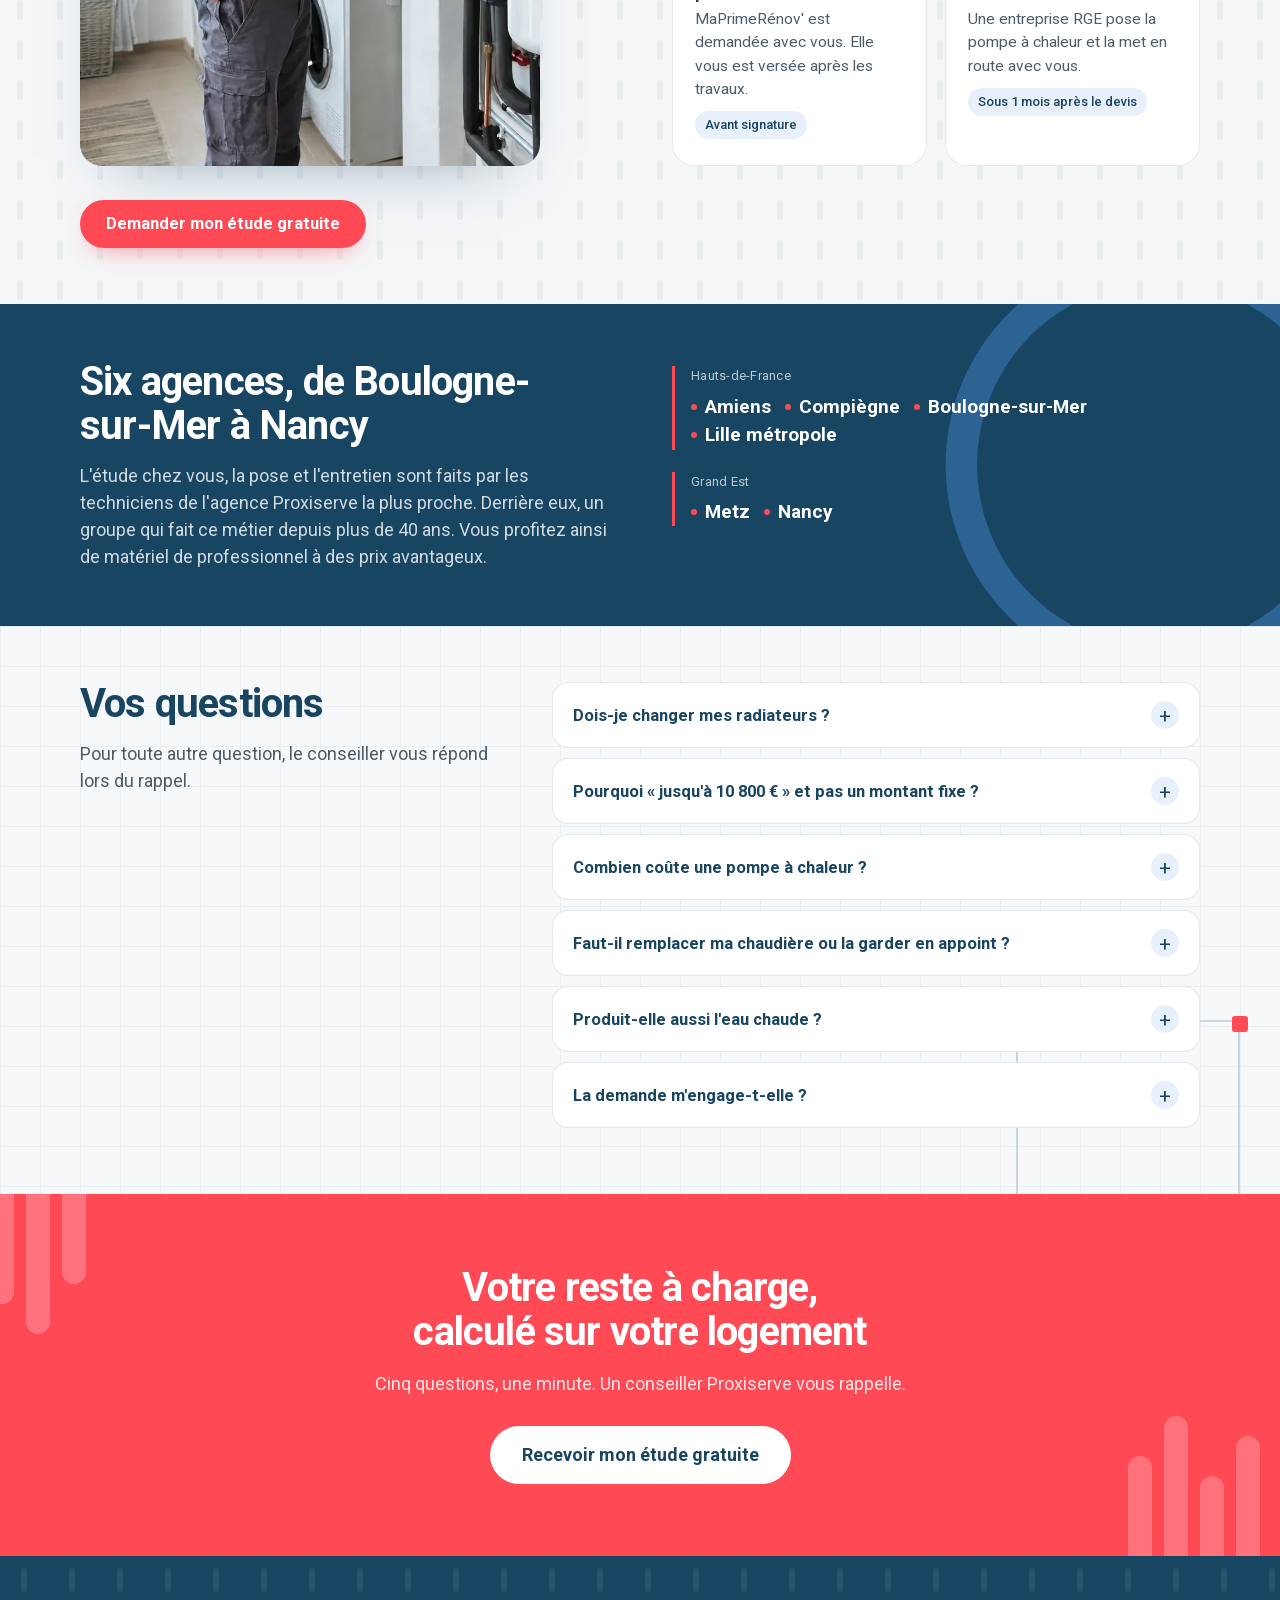
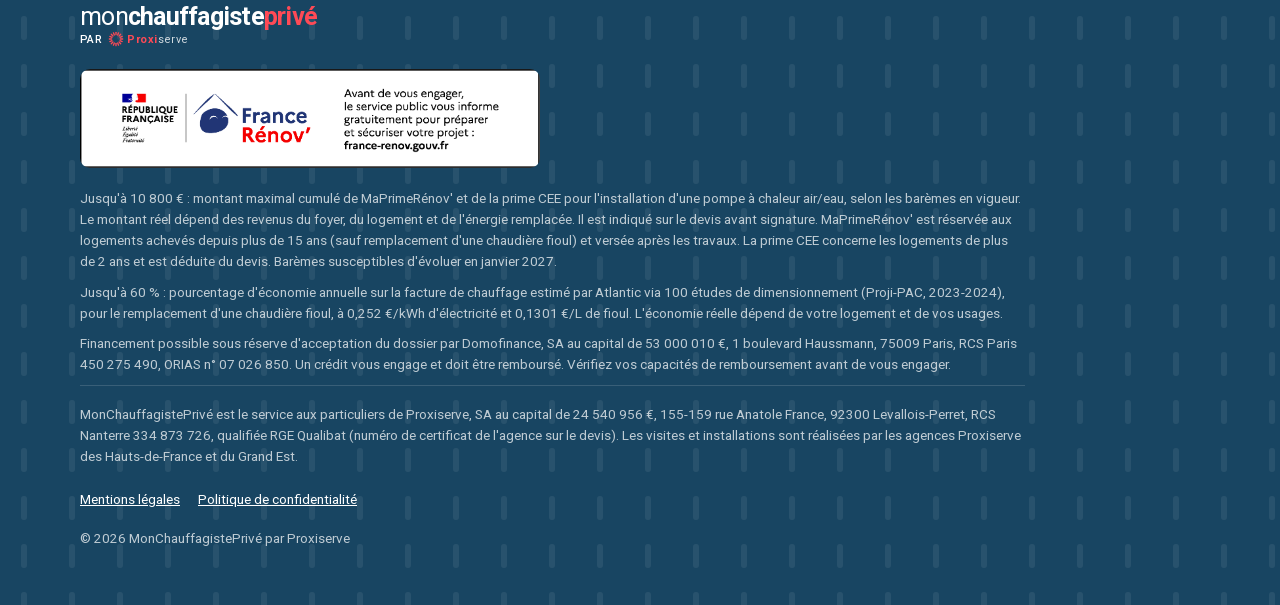
<file: pompe-a-chaleur/index.html>
<!DOCTYPE html>
<html lang="fr">
<head>
<meta charset="utf-8">
<meta name="viewport" content="width=device-width, initial-scale=1, viewport-fit=cover">
<title>Pompe à chaleur : jusqu'à 10 800 € d'aides | MonChauffagistePrivé par Proxiserve</title>
<meta name="description" content="Installation de pompe à chaleur air/eau dans les Hauts-de-France et le Grand Est. MaPrimeRénov' et prime CEE déduites directement du devis, financement à 0 %. Étude gratuite.">
<meta name="robots" content="noindex, nofollow">
<meta name="theme-color" content="#184562">
<link rel="icon" href="../img/favicon.svg" type="image/svg+xml">
<link rel="preload" as="font" type="font/woff2" href="../fonts/roboto-var.woff2" crossorigin>
<link rel="preload" as="image" href="../img/hero-pac-1600.webp" type="image/webp" fetchpriority="high">
<link rel="stylesheet" href="../assets/style.css?v=202611271113">
<!-- IwlCMP : consent defaults (doit précéder GTM). data-site-id à créer pour ce site. -->
<script>
window.dataLayer=window.dataLayer||[];function gtag(){dataLayer.push(arguments);}
gtag('consent','default',{ad_storage:'denied',ad_user_data:'denied',ad_personalization:'denied',analytics_storage:'denied',functionality_storage:'denied',personalization_storage:'denied',security_storage:'granted',wait_for_update:500});
gtag('set','url_passthrough',true);gtag('set','ads_data_redaction',true);
</script>
<script src="https://cmp.iwantlead.fr/cmp/v1/cmp.js" data-site-id="r6dadsb7"></script>
<!-- Google Tag Manager -->
<script>(function(w,d,s,l,i){w[l]=w[l]||[];w[l].push({'gtm.start':new Date().getTime(),event:'gtm.js'});var f=d.getElementsByTagName(s)[0],j=d.createElement(s),dl=l!='dataLayer'?'&l='+l:'';j.async=true;j.src='https://www.googletagmanager.com/gtm.js?id='+i+dl;f.parentNode.insertBefore(j,f);})(window,document,'script','dataLayer','GTM-NTSQ5FQP');</script>
<!-- End Google Tag Manager -->
<script>document.documentElement.className+=' js';</script>
<script src="../assets/config.js?v=202611271113"></script>
<script>
/* Priorité du lead, transmise avec le payload (chaud / tiède / froid). */
window.MCP_PRIORITE = function(r){
  var chauffe = r.chauffage === 'Fioul' || r.chauffage === 'Gaz' || r.chauffage === 'Électrique';
  if (r.statut === 'Propriétaire' && r.logement === 'Maison' && chauffe) return 'chaud';
  return 'tiède';
};
/* Résultat annoncé à la dernière étape, selon les réponses. Les conditions
   reprises sont celles de la page : logement de plus de 15 ans, fioul ou gaz.
   Dans les autres cas, on reste prudent : le conseiller vérifie. */
window.MCP_ETAPE = function(nom, r){
  if (nom !== 'identite') return;
  var t = document.getElementById('q-res'), d = document.getElementById('q-res-sub');
  if (!t || !d) return;
  var ok = r.annee === 'Plus de 15 ans' && (r.chauffage === 'Fioul' || r.chauffage === 'Gaz');
  t.textContent = ok
    ? 'Votre logement remplit les conditions de la prime CEE et de MaPrimeRénov\'.'
    : 'Votre projet peut ouvrir droit à des aides.';
  d.textContent = ok
    ? 'Le montant dépend de vos revenus. Le conseiller le calcule avec vous.'
    : 'Le conseiller vérifie avec vous la prime CEE et MaPrimeRénov\', selon votre logement et vos revenus.';
};
</script>
</head>
<body>
<noscript><iframe src="https://www.googletagmanager.com/ns.html?id=GTM-NTSQ5FQP" height="0" width="0" style="display:none;visibility:hidden"></iframe></noscript>

<header class="top">
  <div class="wrap">
    <a class="brand" href="#top" aria-label="MonChauffagistePrivé par Proxiserve">
      <span class="brand__name">mon<b>chauffagiste</b><em>privé</em></span>
      <span class="brand__by">PAR <svg class="sun"><use href="../assets/icons.svg#i-sun"/></svg><b>Proxi</b><span>serve</span></span>
    </a>
    <div class="top__right">
      <a class="top__tel" href="#devis" data-tel="header" data-tel-fallback="Être rappelé"><svg class="ico"><use href="../assets/icons.svg#i-phone"/></svg><span><b data-tel-num>Être rappelé</b><span data-tel-sub>Un conseiller vous rappelle</span></span></a>
      <a class="btn btn--red" href="#devis" data-go="header"><span class="lg">Demander mon étude gratuite</span><span class="sm">Étude gratuite</span></a>
    </div>
  </div>
</header>

<main id="top">
<section class="hero hero--photo hero--form-haut">
  <div class="hero__bg" aria-hidden="true"><picture><source type="image/webp" sizes="100vw" srcset="../img/hero-pac-1600.webp 1600w, ../img/hero-pac-1000.webp 1000w, ../img/hero-pac-640.webp 640w"><img src="../img/hero-pac-1600.jpg" alt="" fetchpriority="high" decoding="async"></picture></div>
  <div class="lames lames--haut" style="right:70px" aria-hidden="true"><span style="height:220px"></span><span style="height:260px"></span><span style="height:200px"></span><span style="height:240px"></span></div><div class="lames lames--bas" style="right:-20px" aria-hidden="true"><span style="height:180px"></span><span style="height:230px"></span><span style="height:200px"></span></div><div class="lame-rouge" style="right:300px;bottom:50px" aria-hidden="true"></div>
  <div class="wrap hero__inner">
    <div class="hero__copy">
      <h1 class="ent e1">Pompe à chaleur&nbsp;: jusqu'à <em>10&nbsp;800&nbsp;€ d'aides</em></h1>
      <p class="hero__lead ent e2">La prime CEE est déduite de votre devis. MaPrimeRénov' vous est versée après les travaux. Le dossier est monté avec vous.</p>
      <ul class="hero__ticks ent e3">
        <li><svg class="ico"><use href="../assets/icons.svg#i-check"/></svg><span>Une énergie naturelle&nbsp;: l'air extérieur</span></li>
        <li><svg class="ico"><use href="../assets/icons.svg#i-check"/></svg><span>Jusqu'à 60&nbsp;% d'économies de chauffage</span></li>
        <li><svg class="ico"><use href="../assets/icons.svg#i-check"/></svg><span>Pose rapide après le devis</span></li>
        <li><svg class="ico"><use href="../assets/icons.svg#i-check"/></svg><span>Étude gratuite, sans engagement</span></li>
      </ul>
      <div class="hero__stats ent e4">
        <div><b>RGE</b><span>installateur qualifié, condition des aides</span></div>
        <div><b>6</b><span>agences, Hauts-de-France et Grand Est</span></div>
        <div><b>Équipe locale</b><span>techniciens salariés de votre agence</span></div>
      </div>
      <div class="labels ent e4" aria-label="Certifications">
        <span><img src="../img/label-pg.png" alt="Professionnel du Gaz, installation" width="104" height="120" loading="lazy"></span>
        <span><img src="../img/label-rge-qualibat.png" alt="RGE Qualibat" width="83" height="120" loading="lazy"></span>
        <span><img src="../img/label-rge.png" alt="RGE, Reconnu Garant de l'Environnement" width="300" height="96" loading="lazy"></span>
      </div>
    </div>

    <div class="quiz ent e5" id="devis">
      <a class="quiz__avis" href="https://www.avis-verifies.com/avis-clients/proxiserve.fr" target="_blank" rel="noopener" aria-label="Proxiserve : note 4,4 sur 5 sur Avis Vérifiés, ouvre la page des avis"><svg viewBox="0 0 24 24" aria-hidden="true"><path d="M12 2.5l2.9 6 6.6.9-4.8 4.6 1.2 6.5L12 17.4l-5.9 3.1 1.2-6.5L2.5 9.4l6.6-.9z"/></svg><b>4,4/5</b> sur Avis Vérifiés<span>6&nbsp;411 avis sur 12 mois</span></a>
      <div class="quiz__bar">
        <button type="button" class="qbtn" id="q-back" aria-label="Question précédente" hidden><svg class="ico"><use href="../assets/icons.svg#i-chev-l"/></svg></button>
        <div class="segs" id="q-segs" aria-hidden="true"><i class="on"></i><i></i><i></i><i></i><i></i><i></i></div>
        <span class="quiz__count" id="q-count">≈ 1 min</span>
        <span class="sr" id="q-progres" aria-live="polite">Étape 1 sur 6</span>
      </div>

      <form id="q-form" novalidate data-source="LP Pompe à chaleur" data-thematique="pompe_a_chaleur">
        <div class="quiz__viewport" id="q-view">

          <fieldset class="step is-active" data-step="statut">
            <legend class="step__q" tabindex="-1">Vous êtes&hellip;</legend>
            <p class="step__hint">Les aides sont réservées aux propriétaires.</p>
            <div class="opts">
              <label class="opt"><input type="radio" name="statut" value="Propriétaire"><span class="opt__ico c-sky"><svg class="ico"><use href="../assets/icons.svg#i-home"/></svg></span><span class="opt__txt">Propriétaire<small>de mon logement</small></span><span class="opt__radio"><svg viewBox="0 0 24 24"><path d="M5 12.5l4.5 4.5L19 7.5"/></svg></span></label>
              <label class="opt"><input type="radio" name="statut" value="Locataire" data-bloque="locataire"><span class="opt__ico c-mist"><svg class="ico"><use href="../assets/icons.svg#i-key"/></svg></span><span class="opt__txt">Locataire</span><span class="opt__radio"><svg viewBox="0 0 24 24"><path d="M5 12.5l4.5 4.5L19 7.5"/></svg></span></label>
            </div>
          </fieldset>

          <fieldset class="step" data-step="logement">
            <legend class="step__q" tabindex="-1">Vous habitez&hellip;</legend>
            <p class="step__hint">L'unité extérieure a besoin d'un emplacement dehors, au sol ou en façade.</p>
            <div class="opts">
              <label class="opt"><input type="radio" name="logement" value="Maison"><span class="opt__ico c-sky"><svg class="ico"><use href="../assets/icons.svg#i-home"/></svg></span><span class="opt__txt">Une maison<small>individuelle ou mitoyenne</small></span><span class="opt__radio"><svg viewBox="0 0 24 24"><path d="M5 12.5l4.5 4.5L19 7.5"/></svg></span></label>
              <label class="opt"><input type="radio" name="logement" value="Appartement"><span class="opt__ico c-mist"><svg class="ico"><use href="../assets/icons.svg#i-building"/></svg></span><span class="opt__txt">Un appartement</span><span class="opt__radio"><svg viewBox="0 0 24 24"><path d="M5 12.5l4.5 4.5L19 7.5"/></svg></span></label>
            </div>
          </fieldset>

          <fieldset class="step" data-step="chauffage">
            <legend class="step__q" tabindex="-1">Vous vous chauffez aujourd'hui&hellip;</legend>
            <p class="step__hint">Le montant des primes dépend de l'énergie que la pompe à chaleur remplace.</p>
            <div class="opts opts--2">
              <label class="opt"><input type="radio" name="chauffage" value="Fioul"><span class="opt__ico c-orange"><svg class="ico"><use href="../assets/icons.svg#i-fuel"/></svg></span><span class="opt__txt">Au fioul</span><span class="opt__radio"><svg viewBox="0 0 24 24"><path d="M5 12.5l4.5 4.5L19 7.5"/></svg></span></label>
              <label class="opt"><input type="radio" name="chauffage" value="Gaz"><span class="opt__ico c-sky"><svg class="ico"><use href="../assets/icons.svg#i-flame"/></svg></span><span class="opt__txt">Au gaz</span><span class="opt__radio"><svg viewBox="0 0 24 24"><path d="M5 12.5l4.5 4.5L19 7.5"/></svg></span></label>
              <label class="opt"><input type="radio" name="chauffage" value="Électrique"><span class="opt__ico c-red"><svg class="ico"><use href="../assets/icons.svg#i-bolt"/></svg></span><span class="opt__txt">À l'électrique</span><span class="opt__radio"><svg viewBox="0 0 24 24"><path d="M5 12.5l4.5 4.5L19 7.5"/></svg></span></label>
              <label class="opt"><input type="radio" name="chauffage" value="Autre"><span class="opt__ico c-mist"><svg class="ico"><use href="../assets/icons.svg#i-thermo"/></svg></span><span class="opt__txt">Autre<small>bois, PAC, granulés</small></span><span class="opt__radio"><svg viewBox="0 0 24 24"><path d="M5 12.5l4.5 4.5L19 7.5"/></svg></span></label>
            </div>
          </fieldset>

          <fieldset class="step" data-step="annee">
            <legend class="step__q" tabindex="-1">Votre logement a&hellip;</legend>
            <p class="step__hint">MaPrimeRénov' concerne les logements de plus de 15&nbsp;ans, la prime CEE ceux de plus de 2&nbsp;ans.</p>
            <div class="opts">
              <label class="opt"><input type="radio" name="annee" value="Plus de 15 ans"><span class="opt__ico c-green"><svg class="ico"><use href="../assets/icons.svg#i-check"/></svg></span><span class="opt__txt">Plus de 15&nbsp;ans<small>construit avant 2011</small></span><span class="opt__radio"><svg viewBox="0 0 24 24"><path d="M5 12.5l4.5 4.5L19 7.5"/></svg></span></label>
              <label class="opt"><input type="radio" name="annee" value="Moins de 15 ans" data-bloque="logement_recent" data-bloque-sauf="chauffage=Fioul"><span class="opt__ico c-mist"><svg class="ico"><use href="../assets/icons.svg#i-cal"/></svg></span><span class="opt__txt">Moins de 15&nbsp;ans</span><span class="opt__radio"><svg viewBox="0 0 24 24"><path d="M5 12.5l4.5 4.5L19 7.5"/></svg></span></label>
            </div>
          </fieldset>




          <fieldset class="step" data-step="code_postal" data-kind="cp">
            <legend class="step__q" tabindex="-1">Où se trouve votre logement&nbsp;?</legend>
            <p class="step__hint">Le code postal sert à rattacher votre demande à l'agence Proxiserve la plus proche.</p>
            <div class="group">
              <div class="field"><label for="f-cp">Code postal</label><input id="f-cp" name="code_postal" type="text" inputmode="numeric" autocomplete="postal-code" maxlength="5" placeholder="59000" pattern="[0-9]{5}"></div>
            </div>
            <div class="chips" id="q-communes" role="group" aria-label="Choisissez votre commune"></div>
            <p class="note" id="q-cp-note" aria-live="polite"></p>
            <div class="step__actions"><button type="button" class="btn btn--navy" data-next>Continuer</button></div>
          </fieldset>

          <fieldset class="step step--res" data-step="identite" data-kind="identite">
            <legend class="step__q" tabindex="-1" id="q-res">Votre projet peut ouvrir droit à des aides.</legend>
            <p class="step__hint" id="q-res-sub">Le conseiller vérifie avec vous la prime CEE et MaPrimeRénov', selon votre logement et vos revenus.</p>
            <p class="step__secu"><svg class="ico"><use href="../assets/icons.svg#i-shield"/></svg>Vos coordonnées servent seulement au rappel pour votre projet.</p>
            <div class="group group--2">
              <div class="field"><label for="f-prenom">Prénom</label><input id="f-prenom" name="prenom" type="text" autocomplete="given-name" autocapitalize="words" placeholder="Camille"></div>
              <div class="field"><label for="f-nom">Nom</label><input id="f-nom" name="nom" type="text" autocomplete="family-name" autocapitalize="words" placeholder="Martin"></div>
              <div class="field"><label for="f-email">Email</label><input id="f-email" name="email" type="email" inputmode="email" autocomplete="email" autocapitalize="off" spellcheck="false" placeholder="camille.martin@gmail.com"></div>
              <div class="field"><label for="f-tel">Téléphone</label><div class="tel"><span class="cc">+33</span><input id="f-tel" name="telephone" type="tel" inputmode="tel" autocomplete="tel-national" placeholder="06 12 34 56 78" maxlength="14"></div></div>
            </div>
            <label class="consent" id="q-consent-box">
              <span class="switch"><input type="checkbox" id="f-consent" name="consentement" value="oui"><span></span></span>
              <p id="q-consent-text">J'accepte d'être recontacté par téléphone, SMS ou email par Proxiserve et Nexa Consulting pour l'étude de mon projet de pompe à chaleur.</p>
            </label>
            <p class="note" id="q-id-note" aria-live="polite"></p>
            <div class="step__actions"><button type="submit" class="btn btn--red btn--lg" id="q-send">Recevoir mon étude gratuite</button></div>
          </fieldset>

        </div>
        <input class="hp" type="text" name="site_web" id="f-hp" tabindex="-1" autocomplete="off" aria-hidden="true">
      </form>
    </div>
  </div>
</section>

<section class="sec sec--thermo" id="aides">
  <svg class="deco--thermo" viewBox="0 0 440 440" fill="none" aria-hidden="true"><circle class="piste" cx="220" cy="220" r="190" stroke-width="30"/><circle class="chaleur" cx="220" cy="220" r="190" stroke-width="30" stroke-linecap="round" stroke-dasharray="90 1194"/></svg>
  <div class="wrap split">
    <div class="sec__head">
      <h2>Prime CEE déduite du devis, MaPrimeRénov' versée après les travaux</h2>
      <p>Chez Proxiserve, la prime CEE est déduite directement sur le devis. MaPrimeRénov' est demandée avec vous et versée par l'État après les travaux.</p>
      <ul class="ticks" style="margin-top:26px">
        <li><svg class="ico"><use href="../assets/icons.svg#i-check"/></svg><span><b>Dossier monté avec vous.</b> MaPrimeRénov' et prime CEE&nbsp;: vous n'êtes pas seul face aux formulaires.</span></li>
        <li><svg class="ico"><use href="../assets/icons.svg#i-check"/></svg><span><b>Bilan énergétique offert</b> pendant l'étude chez vous, pour chiffrer les économies.</span></li>
        <li><svg class="ico"><use href="../assets/icons.svg#i-check"/></svg><span><b>Des prestations sur mesure.</b> Vous choisissez l'heure de l'étude et de l'installation.</span></li>
        <li><svg class="ico"><use href="../assets/icons.svg#i-check"/></svg><span><b>Des prix sans surprise.</b> Votre matériel à prix garanti, sur un devis gratuit.</span></li>
              </ul>
      <div class="cta-line"><a class="btn btn--red" href="#devis" data-go="aides">Demander mon étude gratuite</a></div>
    </div>
    <div class="devis" aria-label="Exemple de structure du devis">
      <div class="devis__head"><b>Votre devis Proxiserve</b></div>
      <div class="devis__row"><span>Fourniture et pose<small>Mise en service comprise</small></span><b>selon l'étude</b></div>
      <div class="devis__row"><span>MaPrimeRénov'<small>selon vos revenus et votre logement</small></span><b class="ok">versée après les travaux</b></div>
      <div class="devis__row devis__row--aide"><span>Prime CEE<small>certificats d'économies d'énergie</small></span><b>déduite</b></div>
      <div class="devis__row"><span>Rendez-vous devis et visite technique</span><b class="ok">offert</b></div>
      <div class="devis__row"><span>Audit de l'installation<small>par un organisme indépendant</small></span><b class="ok">offert</b></div>
      <div class="devis__total"><span>Votre reste à charge</span><b>calculé pour vous</b></div>
    </div>
  </div>
</section>

<section class="sec sec--grid" id="eligible">
  <div class="wrap">
    <div class="sec__head">
      <h2>Est-ce que c'est pour vous&nbsp;?</h2>
      <p>Trois conditions sont nécessaires pour obtenir les aides.</p>
    </div>
    <div class="grid grid--3">
      <div class="card card--tint card--green"><div class="b"><svg class="ico"><use href="../assets/icons.svg#i-home"/></svg></div><h3>Vous êtes propriétaire</h3><p>D'une maison, ou d'un appartement avec un emplacement possible pour l'unité extérieure.</p></div>
      <div class="card card--tint card--green"><div class="b"><svg class="ico"><use href="../assets/icons.svg#i-cal"/></svg></div><h3>Le logement a plus de 2 ans</h3><p>La prime CEE s'applique dès 2&nbsp;ans. MaPrimeRénov' à partir de 15&nbsp;ans, sauf pour remplacer une chaudière fioul.</p></div>
      <div class="card card--tint card--green"><div class="b"><svg class="ico"><use href="../assets/icons.svg#i-fuel"/></svg></div><h3>Vous chauffez au fioul ou au gaz</h3><p>Ce sont les cas où les primes sont les plus élevées.</p></div>
    </div>
  </div>
</section>

<section class="sec sec--blocs" id="materiel">
  <div class="wrap split split--rev">
    <div class="sec__head">
      <h2>Un exemple de pompe à chaleur que nous installons</h2>
      <p>L'Atlantic Alfea Excellia S est un exemple de pompe à chaleur air/eau que nous installons. Elle est conçue pour la rénovation. Elle chauffe l'eau de votre circuit de radiateurs et l'eau chaude sanitaire. Le modèle adapté à votre logement est défini lors de l'étude.</p>
      <div class="marques"><span>Nos marques de pompes à chaleur</span><ul><li><img src="../img/marques/hitachi.png" alt="Hitachi" width="77" height="16" loading="lazy" decoding="async"></li><li><img src="../img/marques/atlantic.png" alt="Atlantic" width="90" height="24" loading="lazy" decoding="async"></li><li><img src="../img/marques/viessmann.png" alt="Viessmann" width="77" height="16" loading="lazy" decoding="async"></li><li><img src="../img/marques/saunier-duval.png" alt="Hermann Saunier Duval" width="83" height="30" loading="lazy" decoding="async"></li></ul></div>
      <figure class="photo photo--landscape photo--marge" style="margin:0"><picture><source type="image/webp" srcset="../img/pac-exterieure-640.webp"><img src="../img/pac-exterieure-640.jpg" alt="Unité extérieure d'une pompe à chaleur Atlantic installée contre une façade" loading="lazy" decoding="async" width="640"></picture></figure>
    </div>
    <div class="spec spec--1">
      <div><b>34&nbsp;dB(A)</b><span>à 5 mètres, pour les modèles 9 et 12&nbsp;kW. Le niveau sonore d'une chambre à coucher.</span></div>
      <div><b>65&nbsp;°C</b><span>maintenus dans les radiateurs par −15&nbsp;°C extérieur, avec l'appoint électrique.</span></div>
      <div><b>A+++</b><span>classe énergétique à 35&nbsp;°C. Fluide R32.</span></div>
      <div><b>Jusqu'à 10&nbsp;ans</b><span>de garantie sous conditions, avec 5&nbsp;ans sur le compresseur, l'échangeur et le ballon.</span></div>
    </div>
  </div>
</section>

<section class="sec sec--dots" id="etapes">
  <div class="wrap">
    <div class="sec__head">
      <h2>De votre demande à la mise en chauffe, en quatre temps</h2>
      <p>Vous décidez après l'étude, avec le devis complet.</p>
    </div>
    <div class="split split--photo">
    <figure class="photo photo--portrait" style="margin:0"><picture><source type="image/webp" srcset="../img/technicien-pac-840.webp"><img src="../img/technicien-pac-840.jpg" alt="Technicien mettant en service l'unité intérieure d'une pompe à chaleur dans une buanderie" loading="lazy" decoding="async" width="840"></picture></figure>
    <ol class="steps steps--2">
      <li><h3>Un conseiller vous rappelle</h3><p>Il vérifie votre logement, votre chauffage actuel et vos attentes, puis vous propose un créneau de visite.</p><span class="dur">Du lundi au vendredi, 9 h à 19 h</span></li>
      <li><h3>Étude chez vous</h3><p>Étude thermique, repérage acoustique, emplacement de l'unité extérieure.</p><span class="dur">1 h 30, gratuite</span></li>
      <li><h3>Devis avec la prime CEE déduite</h3><p>MaPrimeRénov' est demandée avec vous. Elle vous est versée après les travaux.</p><span class="dur">Avant signature</span></li>
      <li><h3>Installation et mise en service</h3><p>Une entreprise RGE pose la pompe à chaleur et la met en route avec vous.</p><span class="dur">Sous 1 mois après le devis</span></li>
    </ol>
    </div>
    <div class="cta-line"><a class="btn btn--red" href="#devis" data-go="etapes">Demander mon étude gratuite</a></div>
  </div>
</section>

<section class="sec sec--navy sec--thermo" id="proxiserve">
  <svg class="deco--thermo" viewBox="0 0 440 440" fill="none" aria-hidden="true"><circle class="piste" cx="220" cy="220" r="190" stroke-width="30"/><circle class="chaleur" cx="220" cy="220" r="190" stroke-width="30" stroke-linecap="round" stroke-dasharray="90 1194"/></svg>
  <div class="wrap split">
    <div class="sec__head">
      <h2>Six agences, de Boulogne-sur-Mer à Nancy</h2>
      <p>L'étude chez vous, la pose et l'entretien sont faits par les techniciens de l'agence Proxiserve la plus proche. Derrière eux, un groupe qui fait ce métier depuis plus de 40&nbsp;ans. Vous profitez ainsi de matériel de professionnel à des prix avantageux.</p>
    </div>
    <div class="agences agences--col">
      <div class="agences__region"><span>Hauts-de-France</span><ul><li>Amiens</li><li>Compiègne</li><li>Boulogne-sur-Mer</li><li>Lille métropole</li></ul></div>
      <div class="agences__region"><span>Grand Est</span><ul><li>Metz</li><li>Nancy</li></ul></div>
    </div>
  </div>
</section>

<section class="sec sec--grid" id="faq">
  <div class="wrap faq">
    <div class="sec__head">
      <h2>Vos questions</h2>
      <p>Pour toute autre question, le conseiller vous répond lors du rappel.</p>
    </div>
    <div>
      <details><summary>Dois-je changer mes radiateurs&nbsp;?</summary><div class="a">La pompe à chaleur chauffe l'eau à une température prévue pour des radiateurs. L'étude chez vous vérifie que les vôtres conviennent.</div></details>
      <details><summary>Pourquoi « jusqu'à 10&nbsp;800&nbsp;€ » et pas un montant fixe&nbsp;?</summary><div class="a">Le montant dépend de vos revenus, de la taille de votre foyer, de votre logement et de l'énergie remplacée. Le remplacement d'une chaudière fioul par un ménage aux revenus modestes ouvre les primes les plus élevées. Le chiffre exact figure sur votre devis.</div></details>
      <details><summary>Combien coûte une pompe à chaleur&nbsp;?</summary><div class="a">Le prix dépend de la puissance nécessaire et de votre installation actuelle. Il est établi après l'étude chez vous, prime CEE déduite.</div></details>
      <details><summary>Faut-il remplacer ma chaudière ou la garder en appoint&nbsp;?</summary><div class="a">Les deux sont possibles&nbsp;: remplacement complet, ou relève, où la pompe à chaleur chauffe et la chaudière prend le relais par grand froid. L'étude chez vous le détermine.</div></details>
      <details><summary>Produit-elle aussi l'eau chaude&nbsp;?</summary><div class="a">Oui. Par exemple, l'Alfea Excellia S existe en version chauffage seul ou avec ballon d'eau chaude intégré de 190&nbsp;litres.</div></details>
      <details><summary>La demande m'engage-t-elle&nbsp;?</summary><div class="a">Non. Le rappel, l'étude et le devis sont gratuits. Vous décidez une fois le devis en main.</div></details>
    </div>
  </div>
</section>

<section class="final final--lames">
  <div class="lames lames--haut" style="" aria-hidden="true"><span style="height:170px"></span><span style="height:200px"></span><span style="height:150px"></span></div><div class="lames lames--bas" style="" aria-hidden="true"><span style="height:160px"></span><span style="height:200px"></span><span style="height:140px"></span><span style="height:180px"></span></div>
  <div class="wrap">
    <div class="final__box">
      <h2>Votre reste à charge, calculé sur votre logement</h2>
      <p>Cinq questions, une minute. Un conseiller Proxiserve vous rappelle.</p>
      <a class="btn btn--white btn--lg" href="#devis" data-go="final">Recevoir mon étude gratuite</a>
    </div>
  </div>
</section>
</main>

<footer class="foot" id="notes">
  <div class="wrap">
    <a class="brand brand--light" href="#top" aria-label="MonChauffagistePrivé par Proxiserve">
      <span class="brand__name">mon<b>chauffagiste</b><em>privé</em></span>
      <span class="brand__by">PAR <svg class="sun"><use href="../assets/icons.svg#i-sun"/></svg><b>Proxi</b><span>serve</span></span>
    </a>
    <a class="renov" href="https://france-renov.gouv.fr" target="_blank" rel="noopener"><img src="../img/bandeau-france-renov.png" alt="Avant de vous engager, le service public vous informe gratuitement pour préparer et sécuriser votre projet : france-renov.gouv.fr" width="1401" height="301" loading="lazy"></a>
    <p>Jusqu'à 10&nbsp;800&nbsp;€&nbsp;: montant maximal cumulé de MaPrimeRénov' et de la prime CEE pour l'installation d'une pompe à chaleur air/eau, selon les barèmes en vigueur. Le montant réel dépend des revenus du foyer, du logement et de l'énergie remplacée. Il est indiqué sur le devis avant signature. MaPrimeRénov' est réservée aux logements achevés depuis plus de 15&nbsp;ans (sauf remplacement d'une chaudière fioul) et versée après les travaux. La prime CEE concerne les logements de plus de 2&nbsp;ans et est déduite du devis. Barèmes susceptibles d'évoluer en janvier 2027.</p>
    <p>Jusqu'à 60&nbsp;%&nbsp;: pourcentage d'économie annuelle sur la facture de chauffage estimé par Atlantic via 100 études de dimensionnement (Proji-PAC, 2023-2024), pour le remplacement d'une chaudière fioul, à 0,252&nbsp;€/kWh d'électricité et 0,1301&nbsp;€/L de fioul. L'économie réelle dépend de votre logement et de vos usages.</p>
    <p>Financement possible sous réserve d'acceptation du dossier par Domofinance, SA au capital de 53 000 010 €, 1 boulevard Haussmann, 75009 Paris, RCS Paris 450 275 490, ORIAS n° 07 026 850. Un crédit vous engage et doit être remboursé. Vérifiez vos capacités de remboursement avant de vous engager.</p>
    <p class="foot__legal">MonChauffagistePrivé est le service aux particuliers de Proxiserve, SA au capital de 24 540 956 €, 155-159 rue Anatole France, 92300 Levallois-Perret, RCS Nanterre 334 873 726, qualifiée RGE Qualibat (numéro de certificat de l'agence sur le devis). Les visites et installations sont réalisées par les agences Proxiserve des Hauts-de-France et du Grand Est.</p>
    <nav aria-label="Informations légales"><a href="../mentions-legales/">Mentions légales</a><a href="../confidentialite/">Politique de confidentialité</a></nav>
    <p style="margin-top:18px">© <span id="annee">2026</span> MonChauffagistePrivé par Proxiserve</p>
  </div>
</footer>

<a class="avis" href="https://www.avis-verifies.com/avis-clients/proxiserve.fr" target="_blank" rel="noopener" aria-label="Proxiserve : note 4,4 sur 5 sur Avis Vérifiés, ouvre la page des avis">
  <span class="avis__note"><svg viewBox="0 0 24 24" aria-hidden="true"><path d="M12 2.5l2.9 6 6.6.9-4.8 4.6 1.2 6.5L12 17.4l-5.9 3.1 1.2-6.5L2.5 9.4l6.6-.9z"/></svg>4,4<small style="font-weight:500;font-size:12px;color:var(--ink-3)">/5</small></span>
  <span class="avis__txt"><b>Avis Vérifiés</b><span>6 411 avis sur 12 mois</span></span>
</a>
<div class="sticky" id="sticky"><a class="btn btn--red" href="#devis" data-go="sticky">Recevoir mon étude gratuite</a></div>
<script src="../assets/app.js?v=202611271113" defer></script>
</body>
</html>
</file>
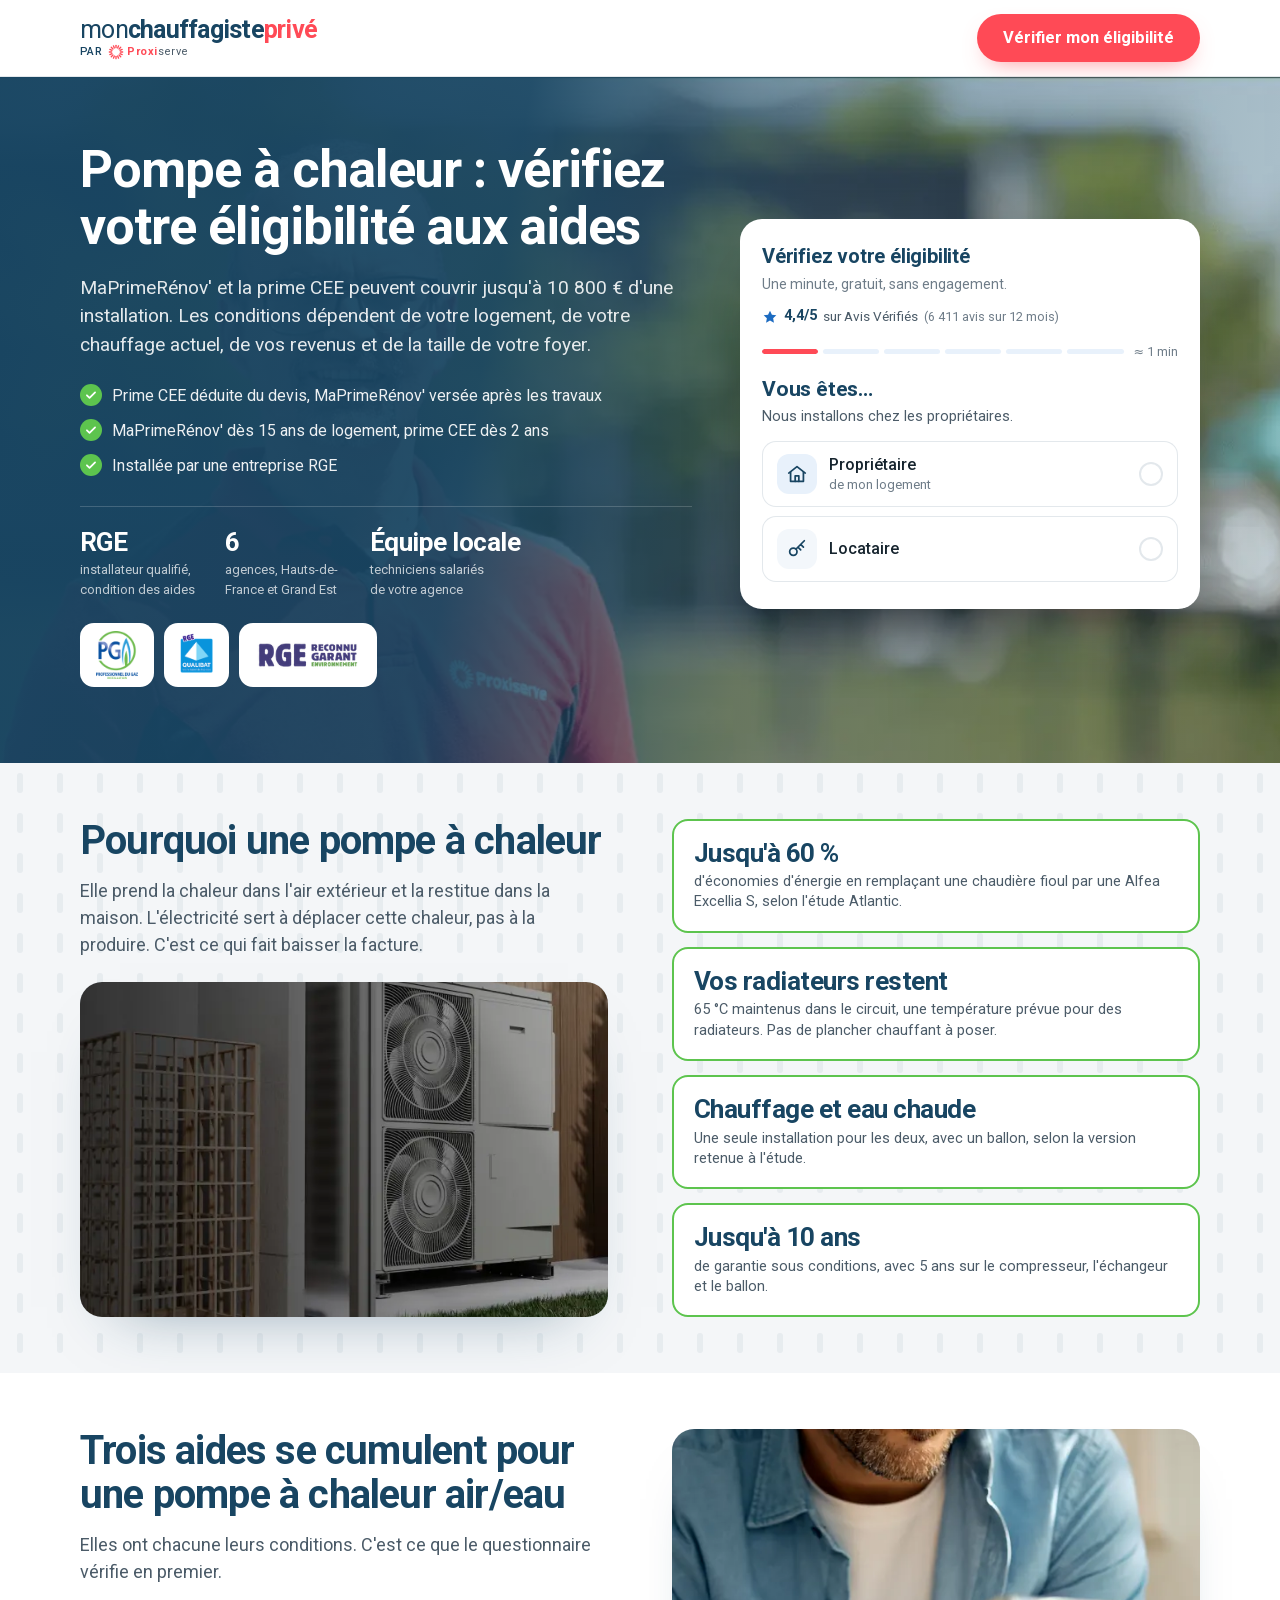
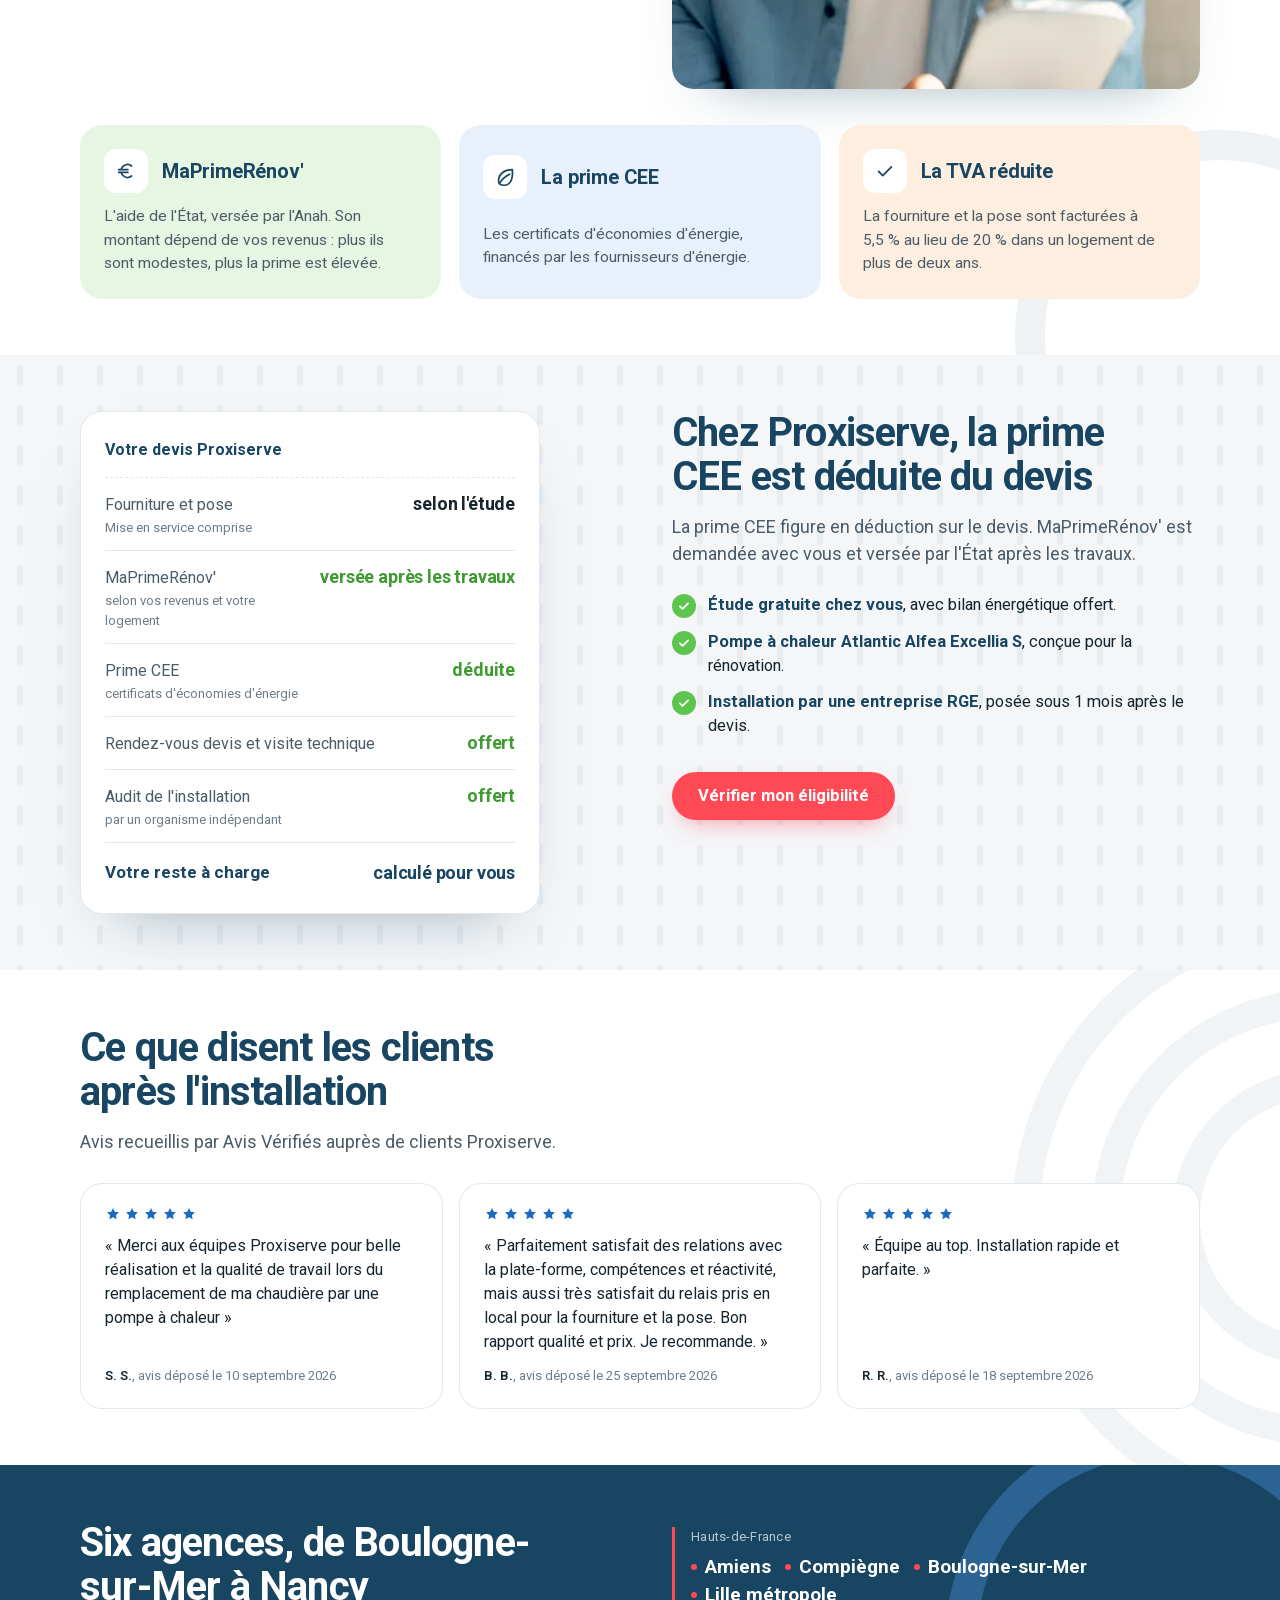
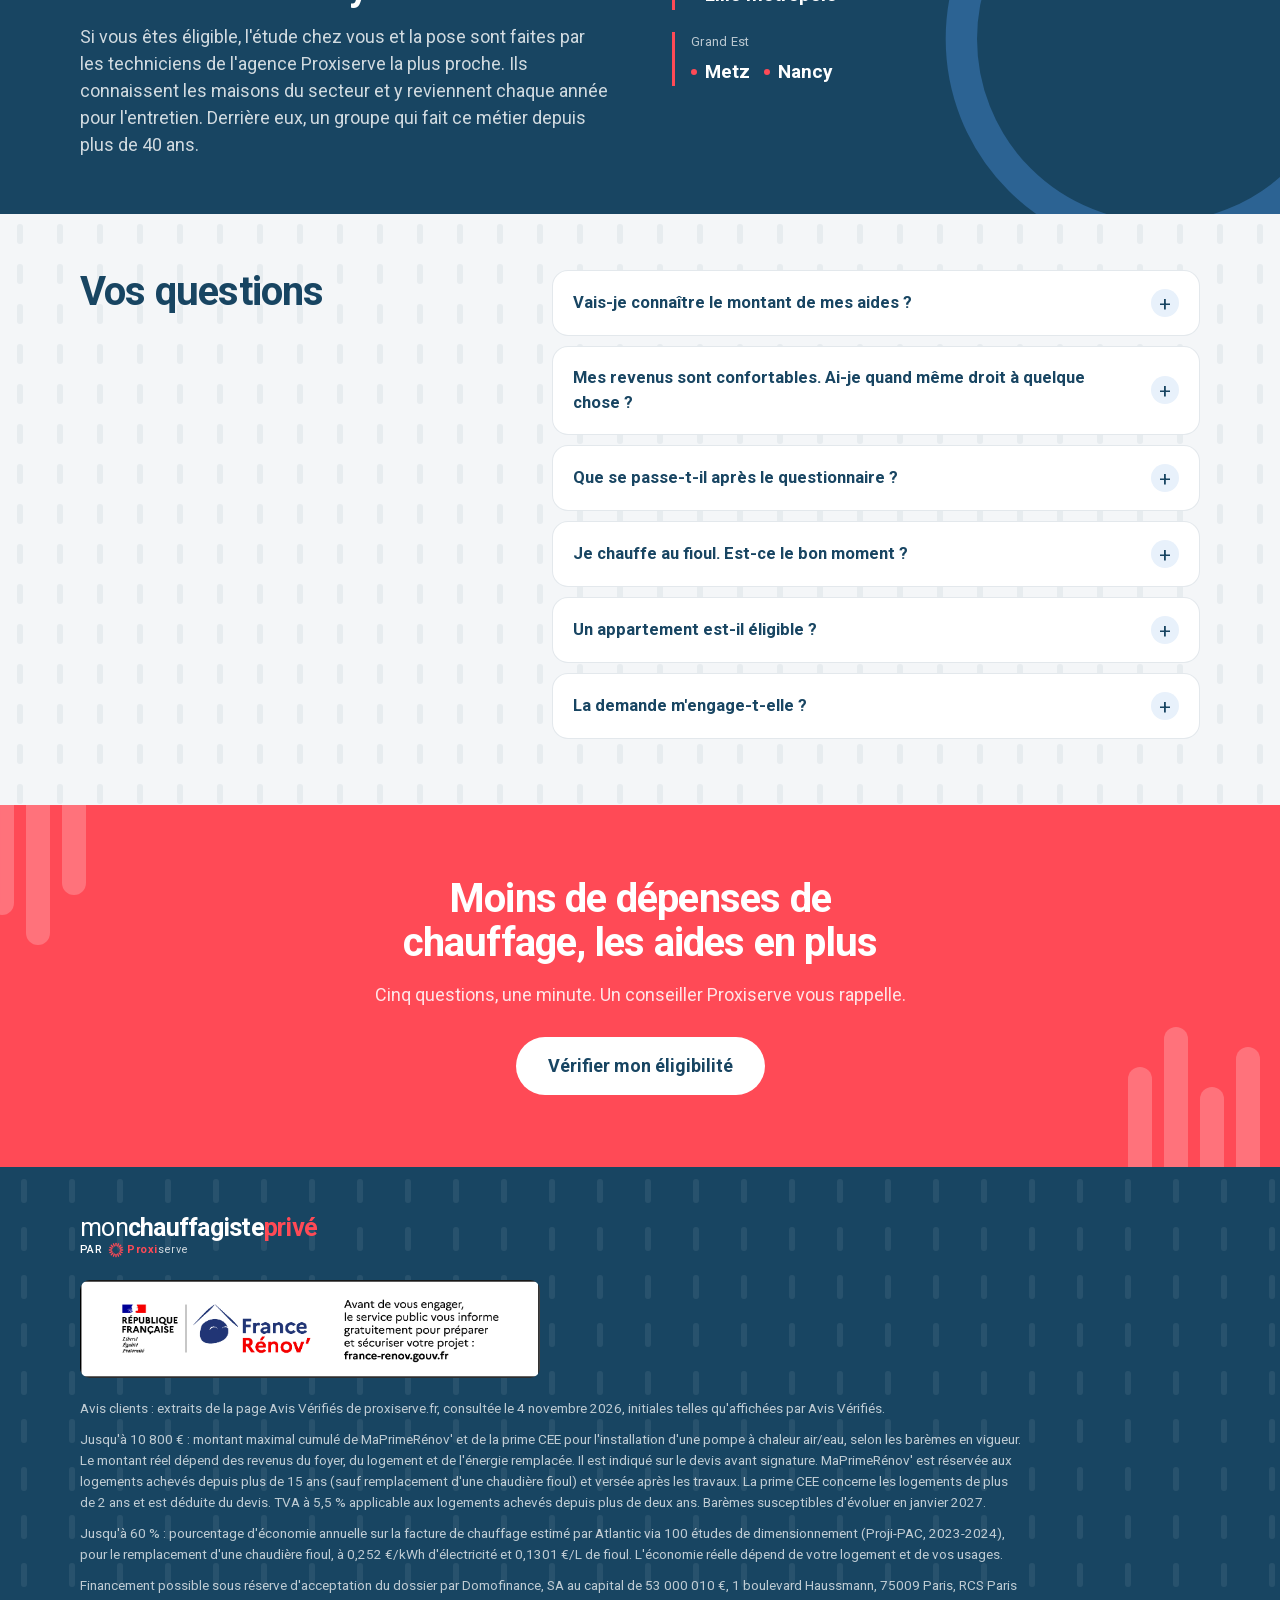
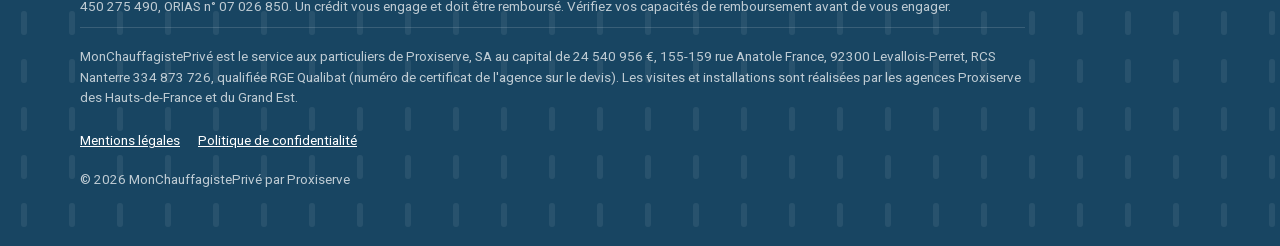
<file: simulateur-aides/index.html>
<!DOCTYPE html>
<html lang="fr">
<head>
<meta charset="utf-8">
<meta name="viewport" content="width=device-width, initial-scale=1, viewport-fit=cover">
<title>Vérifiez votre éligibilité aux aides pompe à chaleur | MonChauffagistePrivé par Proxiserve</title>
<meta name="description" content="Vérifiez votre éligibilité aux aides pour une pompe à chaleur : MaPrimeRénov' et prime CEE, jusqu'à 10 800 €. Cinq questions, une minute, gratuit et sans engagement. Un conseiller Proxiserve vous rappelle.">
<meta name="robots" content="noindex, nofollow">
<meta name="theme-color" content="#184562">
<link rel="icon" href="../img/favicon.svg" type="image/svg+xml">
<link rel="preload" as="font" type="font/woff2" href="../fonts/roboto-var.woff2" crossorigin>
<link rel="preload" as="image" href="../img/hero-technicien-ext-1240.webp" type="image/webp" fetchpriority="high">
<link rel="stylesheet" href="../assets/style.css?v=202611271113">
<!-- IwlCMP : consent defaults (doit précéder GTM). data-site-id à créer pour ce site. -->
<script>
window.dataLayer=window.dataLayer||[];function gtag(){dataLayer.push(arguments);}
gtag('consent','default',{ad_storage:'denied',ad_user_data:'denied',ad_personalization:'denied',analytics_storage:'denied',functionality_storage:'denied',personalization_storage:'denied',security_storage:'granted',wait_for_update:500});
gtag('set','url_passthrough',true);gtag('set','ads_data_redaction',true);
</script>
<script src="https://cmp.iwantlead.fr/cmp/v1/cmp.js" data-site-id="r6dadsb7"></script>
<!-- Google Tag Manager -->
<script>(function(w,d,s,l,i){w[l]=w[l]||[];w[l].push({'gtm.start':new Date().getTime(),event:'gtm.js'});var f=d.getElementsByTagName(s)[0],j=d.createElement(s),dl=l!='dataLayer'?'&l='+l:'';j.async=true;j.src='https://www.googletagmanager.com/gtm.js?id='+i+dl;f.parentNode.insertBefore(j,f);})(window,document,'script','dataLayer','GTM-NTSQ5FQP');</script>
<!-- End Google Tag Manager -->
<script>document.documentElement.className+=' js';</script>
<script src="../assets/config.js?v=202611271113"></script>
<script>
window.MCP_PRIORITE = function(r){
  var chauffe = r.chauffage === 'Fioul' || r.chauffage === 'Gaz' || r.chauffage === 'Électrique';
  if (r.statut === 'Propriétaire' && r.logement === 'Maison' && chauffe) return 'chaud';
  return 'tiède';
};
</script>
</head>
<body>
<noscript><iframe src="https://www.googletagmanager.com/ns.html?id=GTM-NTSQ5FQP" height="0" width="0" style="display:none;visibility:hidden"></iframe></noscript>

<header class="top">
  <div class="wrap">
    <a class="brand" href="#top" aria-label="MonChauffagistePrivé par Proxiserve">
      <span class="brand__name">mon<b>chauffagiste</b><em>privé</em></span>
      <span class="brand__by">PAR <svg class="sun"><use href="../assets/icons.svg#i-sun"/></svg><b>Proxi</b><span>serve</span></span>
    </a>
    <div class="top__right">
      <a class="top__tel" href="#devis" data-tel="header" data-tel-fallback="Être rappelé"><svg class="ico"><use href="../assets/icons.svg#i-phone"/></svg><span><b data-tel-num>Être rappelé</b><span data-tel-sub>Un conseiller vous rappelle</span></span></a>
      <a class="btn btn--red" href="#devis" data-go="header"><span class="lg">Vérifier mon éligibilité</span><span class="sm">Mon éligibilité</span></a>
    </div>
  </div>
</header>

<main id="top">
<section class="hero hero--photo">
  <div class="hero__bg" aria-hidden="true"><picture><source type="image/webp" sizes="100vw" srcset="../img/hero-technicien-ext-1240.webp 1240w, ../img/hero-technicien-ext-800.webp 800w"><img src="../img/hero-technicien-ext-1240.jpg" alt="" fetchpriority="high" decoding="async"></picture></div>
  <div class="lames lames--haut" style="right:20px;top:-70px" aria-hidden="true"><span style="height:200px"></span><span style="height:240px"></span><span style="height:180px"></span><span style="height:220px"></span><span style="height:200px"></span><span style="height:250px"></span><span style="height:190px"></span></div><div class="lames lames--bas" style="left:400px;bottom:-60px" aria-hidden="true"><span style="height:140px"></span><span style="height:110px" class="rouge"></span></div>
  <div class="wrap hero__inner">
    <div class="hero__copy">
      <h1 class="ent e1">Pompe à chaleur&nbsp;: <em>vérifiez votre éligibilité</em> aux aides</h1>
      <p class="hero__lead ent e2">MaPrimeRénov' et la prime CEE peuvent couvrir jusqu'à 10&nbsp;800&nbsp;€ d'une installation. Les conditions dépendent de votre logement, de votre chauffage actuel, de vos revenus et de la taille de votre foyer.</p>
      <ul class="hero__ticks ent e3">
        <li><svg class="ico"><use href="../assets/icons.svg#i-check"/></svg><span>Prime CEE déduite du devis, MaPrimeRénov' versée après les travaux</span></li>
        <li><svg class="ico"><use href="../assets/icons.svg#i-check"/></svg><span>MaPrimeRénov' dès 15&nbsp;ans de logement, prime CEE dès 2&nbsp;ans</span></li>
        <li><svg class="ico"><use href="../assets/icons.svg#i-check"/></svg><span>Installée par une entreprise RGE</span></li>
      </ul>
      <div class="hero__stats ent e4">
        <div><b>RGE</b><span>installateur qualifié, condition des aides</span></div>
        <div><b>6</b><span>agences, Hauts-de-France et Grand Est</span></div>
        <div><b>Équipe locale</b><span>techniciens salariés de votre agence</span></div>
      </div>
      <div class="labels ent e4" aria-label="Certifications">
        <span><img src="../img/label-pg.png" alt="Professionnel du Gaz, installation" width="104" height="120" loading="lazy"></span>
        <span><img src="../img/label-rge-qualibat.png" alt="RGE Qualibat" width="83" height="120" loading="lazy"></span>
        <span><img src="../img/label-rge.png" alt="RGE, Reconnu Garant de l'Environnement" width="300" height="96" loading="lazy"></span>
      </div>
    </div>

    <div class="quiz ent e5" id="devis">
      <p class="quiz__title">Vérifiez votre éligibilité</p>
      <p class="quiz__sub">Une minute, gratuit, sans engagement.</p>
      <a class="quiz__avis" href="https://www.avis-verifies.com/avis-clients/proxiserve.fr" target="_blank" rel="noopener" aria-label="Proxiserve : note 4,4 sur 5 sur Avis Vérifiés, ouvre la page des avis"><svg viewBox="0 0 24 24" aria-hidden="true"><path d="M12 2.5l2.9 6 6.6.9-4.8 4.6 1.2 6.5L12 17.4l-5.9 3.1 1.2-6.5L2.5 9.4l6.6-.9z"/></svg><b>4,4/5</b> sur Avis Vérifiés<span>6&nbsp;411 avis sur 12 mois</span></a>
      <div class="quiz__bar">
        <button type="button" class="qbtn" id="q-back" aria-label="Question précédente" hidden><svg class="ico"><use href="../assets/icons.svg#i-chev-l"/></svg></button>
        <div class="segs" id="q-segs" aria-hidden="true"><i class="on"></i><i></i><i></i><i></i><i></i><i></i></div>
        <span class="quiz__count" id="q-count">≈ 1 min</span>
        <span class="sr" id="q-progres" aria-live="polite">Étape 1 sur 6</span>
      </div>

      <form id="q-form" novalidate data-source="LP Simulateur d'aides" data-thematique="simulateur_aides">
        <div class="quiz__viewport" id="q-view">

          <fieldset class="step is-active" data-step="statut">
            <legend class="step__q" tabindex="-1">Vous êtes&hellip;</legend>
            <p class="step__hint">Nous installons chez les propriétaires.</p>
            <div class="opts">
              <label class="opt"><input type="radio" name="statut" value="Propriétaire"><span class="opt__ico c-sky"><svg class="ico"><use href="../assets/icons.svg#i-home"/></svg></span><span class="opt__txt">Propriétaire<small>de mon logement</small></span><span class="opt__radio"><svg viewBox="0 0 24 24"><path d="M5 12.5l4.5 4.5L19 7.5"/></svg></span></label>
              <label class="opt"><input type="radio" name="statut" value="Locataire" data-bloque="locataire"><span class="opt__ico c-mist"><svg class="ico"><use href="../assets/icons.svg#i-key"/></svg></span><span class="opt__txt">Locataire</span><span class="opt__radio"><svg viewBox="0 0 24 24"><path d="M5 12.5l4.5 4.5L19 7.5"/></svg></span></label>
            </div>
          </fieldset>

          <fieldset class="step" data-step="logement">
            <legend class="step__q" tabindex="-1">Vous habitez&hellip;</legend>
            <p class="step__hint">L'unité extérieure a besoin d'un emplacement dehors, au sol ou en façade.</p>
            <div class="opts">
              <label class="opt"><input type="radio" name="logement" value="Maison"><span class="opt__ico c-sky"><svg class="ico"><use href="../assets/icons.svg#i-home"/></svg></span><span class="opt__txt">Une maison<small>individuelle ou mitoyenne</small></span><span class="opt__radio"><svg viewBox="0 0 24 24"><path d="M5 12.5l4.5 4.5L19 7.5"/></svg></span></label>
              <label class="opt"><input type="radio" name="logement" value="Appartement"><span class="opt__ico c-mist"><svg class="ico"><use href="../assets/icons.svg#i-building"/></svg></span><span class="opt__txt">Un appartement</span><span class="opt__radio"><svg viewBox="0 0 24 24"><path d="M5 12.5l4.5 4.5L19 7.5"/></svg></span></label>
            </div>
          </fieldset>

          <fieldset class="step" data-step="chauffage">
            <legend class="step__q" tabindex="-1">Vous vous chauffez aujourd'hui&hellip;</legend>
            <p class="step__hint">Le montant des primes dépend de l'énergie remplacée.</p>
            <div class="opts opts--2">
              <label class="opt"><input type="radio" name="chauffage" value="Fioul"><span class="opt__ico c-orange"><svg class="ico"><use href="../assets/icons.svg#i-fuel"/></svg></span><span class="opt__txt">Au fioul</span><span class="opt__radio"><svg viewBox="0 0 24 24"><path d="M5 12.5l4.5 4.5L19 7.5"/></svg></span></label>
              <label class="opt"><input type="radio" name="chauffage" value="Gaz"><span class="opt__ico c-sky"><svg class="ico"><use href="../assets/icons.svg#i-flame"/></svg></span><span class="opt__txt">Au gaz</span><span class="opt__radio"><svg viewBox="0 0 24 24"><path d="M5 12.5l4.5 4.5L19 7.5"/></svg></span></label>
              <label class="opt"><input type="radio" name="chauffage" value="Électrique"><span class="opt__ico c-red"><svg class="ico"><use href="../assets/icons.svg#i-bolt"/></svg></span><span class="opt__txt">À l'électrique</span><span class="opt__radio"><svg viewBox="0 0 24 24"><path d="M5 12.5l4.5 4.5L19 7.5"/></svg></span></label>
              <label class="opt"><input type="radio" name="chauffage" value="Autre"><span class="opt__ico c-mist"><svg class="ico"><use href="../assets/icons.svg#i-thermo"/></svg></span><span class="opt__txt">Autre<small>bois, PAC, granulés</small></span><span class="opt__radio"><svg viewBox="0 0 24 24"><path d="M5 12.5l4.5 4.5L19 7.5"/></svg></span></label>
            </div>
          </fieldset>

          <fieldset class="step" data-step="annee">
            <legend class="step__q" tabindex="-1">Votre logement a&hellip;</legend>
            <p class="step__hint">MaPrimeRénov' concerne les logements de plus de 15&nbsp;ans, la prime CEE ceux de plus de 2&nbsp;ans.</p>
            <div class="opts">
              <label class="opt"><input type="radio" name="annee" value="Plus de 15 ans"><span class="opt__ico c-green"><svg class="ico"><use href="../assets/icons.svg#i-check"/></svg></span><span class="opt__txt">Plus de 15&nbsp;ans<small>construit avant 2011</small></span><span class="opt__radio"><svg viewBox="0 0 24 24"><path d="M5 12.5l4.5 4.5L19 7.5"/></svg></span></label>
              <label class="opt"><input type="radio" name="annee" value="Moins de 15 ans" data-bloque="logement_recent" data-bloque-sauf="chauffage=Fioul"><span class="opt__ico c-mist"><svg class="ico"><use href="../assets/icons.svg#i-cal"/></svg></span><span class="opt__txt">Moins de 15&nbsp;ans</span><span class="opt__radio"><svg viewBox="0 0 24 24"><path d="M5 12.5l4.5 4.5L19 7.5"/></svg></span></label>
            </div>
          </fieldset>

          <fieldset class="step" data-step="code_postal" data-kind="cp">
            <legend class="step__q" tabindex="-1">Où se trouve votre logement&nbsp;?</legend>
            <p class="step__hint">Le code postal sert à rattacher votre demande à l'agence Proxiserve la plus proche.</p>
            <div class="group">
              <div class="field"><label for="f-cp">Code postal</label><input id="f-cp" name="code_postal" type="text" inputmode="numeric" autocomplete="postal-code" maxlength="5" placeholder="54000" pattern="[0-9]{5}"></div>
            </div>
            <div class="chips" id="q-communes" role="group" aria-label="Choisissez votre commune"></div>
            <p class="note" id="q-cp-note" aria-live="polite"></p>
            <div class="step__actions"><button type="button" class="btn btn--navy" data-next>Continuer</button></div>
          </fieldset>

          <fieldset class="step" data-step="identite" data-kind="identite">
            <legend class="step__q" tabindex="-1">À qui envoyer le résultat&nbsp;?</legend>
            <p class="step__secu"><svg class="ico"><use href="../assets/icons.svg#i-shield"/></svg>Vos coordonnées servent seulement au rappel pour votre projet.</p>
            <div class="group group--2">
              <div class="field"><label for="f-prenom">Prénom</label><input id="f-prenom" name="prenom" type="text" autocomplete="given-name" autocapitalize="words" placeholder="Camille"></div>
              <div class="field"><label for="f-nom">Nom</label><input id="f-nom" name="nom" type="text" autocomplete="family-name" autocapitalize="words" placeholder="Martin"></div>
              <div class="field"><label for="f-email">Email</label><input id="f-email" name="email" type="email" inputmode="email" autocomplete="email" autocapitalize="off" spellcheck="false" placeholder="camille.martin@gmail.com"></div>
              <div class="field"><label for="f-tel">Téléphone</label><div class="tel"><span class="cc">+33</span><input id="f-tel" name="telephone" type="tel" inputmode="tel" autocomplete="tel-national" placeholder="06 12 34 56 78" maxlength="14"></div></div>
            </div>
            <label class="consent" id="q-consent-box">
              <span class="switch"><input type="checkbox" id="f-consent" name="consentement" value="oui"><span></span></span>
              <p id="q-consent-text">J'accepte d'être recontacté par téléphone, SMS ou email par Proxiserve et Nexa Consulting pour connaître mon éligibilité aux aides et étudier mon projet.</p>
            </label>
            <p class="note" id="q-id-note" aria-live="polite"></p>
            <div class="step__actions"><button type="submit" class="btn btn--red btn--lg" id="q-send">Vérifier mon éligibilité</button></div>
          </fieldset>

        </div>
        <input class="hp" type="text" name="site_web" id="f-hp" tabindex="-1" autocomplete="off" aria-hidden="true">
      </form>
    </div>
  </div>
</section>

<section class="sec sec--dots" id="pourquoi">
  <div class="wrap split">
    <div class="sec__head">
      <h2>Pourquoi une pompe à chaleur</h2>
      <p>Elle prend la chaleur dans l'air extérieur et la restitue dans la maison. L'électricité sert à déplacer cette chaleur, pas à la produire. C'est ce qui fait baisser la facture.</p>
      <figure class="photo photo--landscape photo--marge" style="margin:0"><picture><source type="image/webp" srcset="../img/pac-exterieure-640.webp"><img src="../img/pac-exterieure-640.jpg" alt="Unité extérieure d'une pompe à chaleur Atlantic installée contre une façade" loading="lazy" decoding="async" width="640"></picture></figure>
    </div>
    <div class="spec">
      <div><b>Jusqu'à 60&nbsp;%</b><span>d'économies d'énergie en remplaçant une chaudière fioul par une Alfea Excellia S, selon l'étude Atlantic.</span></div>
      <div><b>Vos radiateurs restent</b><span>65&nbsp;°C maintenus dans le circuit, une température prévue pour des radiateurs. Pas de plancher chauffant à poser.</span></div>
      <div><b>Chauffage et eau chaude</b><span>Une seule installation pour les deux, avec un ballon, selon la version retenue à l'étude.</span></div>
      <div><b>Jusqu'à 10&nbsp;ans</b><span>de garantie sous conditions, avec 5 ans sur le compresseur, l'échangeur et le ballon.</span></div>
    </div>
  </div>
</section>

<section class="sec sec--thermo" id="aides">
  <svg class="deco--thermo" viewBox="0 0 440 440" fill="none" aria-hidden="true"><circle class="piste" cx="220" cy="220" r="190" stroke-width="30"/><circle class="chaleur" cx="220" cy="220" r="190" stroke-width="30" stroke-linecap="round" stroke-dasharray="90 1194"/></svg>
  <div class="wrap">
    <div class="split split--photo" style="margin-bottom:36px">
    <div class="sec__head">
      <h2>Trois aides se cumulent pour une pompe à chaleur air/eau</h2>
      <p>Elles ont chacune leurs conditions. C'est ce que le questionnaire vérifie en premier.</p>
    </div>
    <figure class="photo photo--landscape" style="margin:0"><picture><source type="image/webp" srcset="../img/client-telephone-600.webp"><img src="../img/client-telephone-600.jpg" alt="Propriétaire consultant son téléphone chez lui" loading="lazy" decoding="async" width="600"></picture></figure>
    </div>
    <div class="grid grid--3">
      <div class="card card--tint card--green"><div class="b"><svg class="ico"><use href="../assets/icons.svg#i-euro"/></svg></div><h3>MaPrimeRénov'</h3><p>L'aide de l'État, versée par l'Anah. Son montant dépend de vos revenus&nbsp;: plus ils sont modestes, plus la prime est élevée.</p></div>
      <div class="card card--tint card--sky"><div class="b"><svg class="ico"><use href="../assets/icons.svg#i-leaf"/></svg></div><h3>La prime CEE</h3><p>Les certificats d'économies d'énergie, financés par les fournisseurs d'énergie.</p></div>
      <div class="card card--tint card--orange"><div class="b"><svg class="ico"><use href="../assets/icons.svg#i-check"/></svg></div><h3>La TVA réduite</h3><p>La fourniture et la pose sont facturées à 5,5&nbsp;% au lieu de 20&nbsp;% dans un logement de plus de deux ans.</p></div>
    </div>
  </div>
</section>

<section class="sec sec--dots" id="devis-explique">
  <div class="wrap split split--rev">
    <div class="sec__head">
      <h2>Chez Proxiserve, la prime CEE est déduite du devis</h2>
      <p>La prime CEE figure en déduction sur le devis. MaPrimeRénov' est demandée avec vous et versée par l'État après les travaux.</p>
      <ul class="ticks" style="margin-top:26px">
        <li><svg class="ico"><use href="../assets/icons.svg#i-check"/></svg><span><b>Étude gratuite chez vous</b>, avec bilan énergétique offert.</span></li>
        <li><svg class="ico"><use href="../assets/icons.svg#i-check"/></svg><span><b>Pompe à chaleur Atlantic Alfea Excellia S</b>, conçue pour la rénovation.</span></li>
        <li><svg class="ico"><use href="../assets/icons.svg#i-check"/></svg><span><b>Installation par une entreprise RGE</b>, posée sous 1&nbsp;mois après le devis.</span></li>
      </ul>
      <div class="cta-line"><a class="btn btn--red" href="#devis" data-go="devis">Vérifier mon éligibilité</a></div>
    </div>
    <div class="devis" aria-label="Exemple de structure du devis">
      <div class="devis__head"><b>Votre devis Proxiserve</b></div>
      <div class="devis__row"><span>Fourniture et pose<small>Mise en service comprise</small></span><b>selon l'étude</b></div>
      <div class="devis__row"><span>MaPrimeRénov'<small>selon vos revenus et votre logement</small></span><b class="ok">versée après les travaux</b></div>
      <div class="devis__row devis__row--aide"><span>Prime CEE<small>certificats d'économies d'énergie</small></span><b>déduite</b></div>
      <div class="devis__row"><span>Rendez-vous devis et visite technique</span><b class="ok">offert</b></div>
      <div class="devis__row"><span>Audit de l'installation<small>par un organisme indépendant</small></span><b class="ok">offert</b></div>
      <div class="devis__total"><span>Votre reste à charge</span><b>calculé pour vous</b></div>
    </div>
  </div>
</section>

<section class="sec sec--rings" id="temoignages">
  <div class="wrap">
    <div class="sec__head">
      <h2>Ce que disent les clients après l'installation</h2>
      <p>Avis recueillis par Avis Vérifiés auprès de clients Proxiserve.</p>
    </div>
    <div class="temoins">
      <article class="temoin">
        <div class="temoin__stars" aria-label="5 étoiles sur 5"><svg class="ico"><use href="../assets/icons.svg#i-star"/></svg><svg class="ico"><use href="../assets/icons.svg#i-star"/></svg><svg class="ico"><use href="../assets/icons.svg#i-star"/></svg><svg class="ico"><use href="../assets/icons.svg#i-star"/></svg><svg class="ico"><use href="../assets/icons.svg#i-star"/></svg></div>
        <blockquote>«&nbsp;Merci aux équipes Proxiserve pour belle réalisation et la qualité de travail lors du remplacement de ma chaudière par une pompe à chaleur&nbsp;»</blockquote>
        <footer><b>S. S.</b>, avis déposé le 10 septembre 2026</footer>
      </article>
      <article class="temoin">
        <div class="temoin__stars" aria-label="5 étoiles sur 5"><svg class="ico"><use href="../assets/icons.svg#i-star"/></svg><svg class="ico"><use href="../assets/icons.svg#i-star"/></svg><svg class="ico"><use href="../assets/icons.svg#i-star"/></svg><svg class="ico"><use href="../assets/icons.svg#i-star"/></svg><svg class="ico"><use href="../assets/icons.svg#i-star"/></svg></div>
        <blockquote>«&nbsp;Parfaitement satisfait des relations avec la plate-forme, compétences et réactivité, mais aussi très satisfait du relais pris en local pour la fourniture et la pose. Bon rapport qualité et prix. Je recommande.&nbsp;»</blockquote>
        <footer><b>B. B.</b>, avis déposé le 25 septembre 2026</footer>
      </article>
      <article class="temoin">
        <div class="temoin__stars" aria-label="5 étoiles sur 5"><svg class="ico"><use href="../assets/icons.svg#i-star"/></svg><svg class="ico"><use href="../assets/icons.svg#i-star"/></svg><svg class="ico"><use href="../assets/icons.svg#i-star"/></svg><svg class="ico"><use href="../assets/icons.svg#i-star"/></svg><svg class="ico"><use href="../assets/icons.svg#i-star"/></svg></div>
        <blockquote>«&nbsp;Équipe au top. Installation rapide et parfaite.&nbsp;»</blockquote>
        <footer><b>R. R.</b>, avis déposé le 18 septembre 2026</footer>
      </article>
    </div>
  </div>
</section>

<section class="sec sec--navy sec--thermo" id="proxiserve">
  <svg class="deco--thermo" viewBox="0 0 440 440" fill="none" aria-hidden="true"><circle class="piste" cx="220" cy="220" r="190" stroke-width="30"/><circle class="chaleur" cx="220" cy="220" r="190" stroke-width="30" stroke-linecap="round" stroke-dasharray="90 1194"/></svg>
  <div class="wrap split">
    <div class="sec__head">
      <h2>Six agences, de Boulogne-sur-Mer à Nancy</h2>
      <p>Si vous êtes éligible, l'étude chez vous et la pose sont faites par les techniciens de l'agence Proxiserve la plus proche. Ils connaissent les maisons du secteur et y reviennent chaque année pour l'entretien. Derrière eux, un groupe qui fait ce métier depuis plus de 40&nbsp;ans.</p>
    </div>
    <div class="agences agences--col">
      <div class="agences__region"><span>Hauts-de-France</span><ul><li>Amiens</li><li>Compiègne</li><li>Boulogne-sur-Mer</li><li>Lille métropole</li></ul></div>
      <div class="agences__region"><span>Grand Est</span><ul><li>Metz</li><li>Nancy</li></ul></div>
    </div>
  </div>
</section>

<section class="sec sec--dots" id="faq">
  <div class="wrap faq">
    <div class="sec__head">
      <h2>Vos questions</h2>
      <p>Pour toute autre question, le conseiller vous répond lors du rappel.</p>
    </div>
    <div>
      <details><summary>Vais-je connaître le montant de mes aides&nbsp;?</summary><div class="a">Le questionnaire vérifie que vous remplissez les conditions. Le montant dépend de vos revenus et du dimensionnement&nbsp;: le conseiller le calcule avec vous, puis il figure sur le devis.</div></details>
      <details><summary>Mes revenus sont confortables. Ai-je quand même droit à quelque chose&nbsp;?</summary><div class="a">MaPrimeRénov' diminue avec les revenus, mais la prime CEE et la TVA à 5,5&nbsp;% s'appliquent quels que soient vos revenus. Le conseiller fait le calcul avec vous.</div></details>
      <details><summary>Que se passe-t-il après le questionnaire&nbsp;?</summary><div class="a">Un conseiller Proxiserve vous rappelle. Si votre projet est éligible, il vous propose une étude gratuite chez vous, puis un devis avec les aides déduites.</div></details>
      <details><summary>Je chauffe au fioul. Est-ce le bon moment&nbsp;?</summary><div class="a">Depuis juillet 2022, il n'est plus possible d'installer une chaudière fioul neuve. Remplacer avant la panne permet de choisir le moment. Le remplacement d'une chaudière fioul ouvre aussi les primes les plus élevées.</div></details>
      <details><summary>Un appartement est-il éligible&nbsp;?</summary><div class="a">Oui, à condition de disposer d'un emplacement extérieur pour l'unité de la pompe à chaleur. Le conseiller le vérifie avec vous.</div></details>
      <details><summary>La demande m'engage-t-elle&nbsp;?</summary><div class="a">Non. Le rappel, l'étude et le devis sont gratuits. Vous décidez une fois le devis en main.</div></details>
    </div>
  </div>
</section>

<section class="final final--lames">
  <div class="lames lames--haut" style="" aria-hidden="true"><span style="height:170px"></span><span style="height:200px"></span><span style="height:150px"></span></div><div class="lames lames--bas" style="" aria-hidden="true"><span style="height:160px"></span><span style="height:200px"></span><span style="height:140px"></span><span style="height:180px"></span></div>
  <div class="wrap">
    <div class="final__box">
      <h2>Moins de dépenses de chauffage, les aides en plus</h2>
      <p>Cinq questions, une minute. Un conseiller Proxiserve vous rappelle.</p>
      <a class="btn btn--white btn--lg" href="#devis" data-go="final">Vérifier mon éligibilité</a>
    </div>
  </div>
</section>
</main>

<footer class="foot" id="notes">
  <div class="wrap">
    <a class="brand brand--light" href="#top" aria-label="MonChauffagistePrivé par Proxiserve">
      <span class="brand__name">mon<b>chauffagiste</b><em>privé</em></span>
      <span class="brand__by">PAR <svg class="sun"><use href="../assets/icons.svg#i-sun"/></svg><b>Proxi</b><span>serve</span></span>
    </a>
    <a class="renov" href="https://france-renov.gouv.fr" target="_blank" rel="noopener"><img src="../img/bandeau-france-renov.png" alt="Avant de vous engager, le service public vous informe gratuitement pour préparer et sécuriser votre projet : france-renov.gouv.fr" width="1401" height="301" loading="lazy"></a>
    <p>Avis clients&nbsp;: extraits de la page Avis Vérifiés de proxiserve.fr, consultée le 4 novembre 2026, initiales telles qu'affichées par Avis Vérifiés.</p>
    <p>Jusqu'à 10&nbsp;800&nbsp;€&nbsp;: montant maximal cumulé de MaPrimeRénov' et de la prime CEE pour l'installation d'une pompe à chaleur air/eau, selon les barèmes en vigueur. Le montant réel dépend des revenus du foyer, du logement et de l'énergie remplacée. Il est indiqué sur le devis avant signature. MaPrimeRénov' est réservée aux logements achevés depuis plus de 15&nbsp;ans (sauf remplacement d'une chaudière fioul) et versée après les travaux. La prime CEE concerne les logements de plus de 2&nbsp;ans et est déduite du devis. TVA à 5,5&nbsp;% applicable aux logements achevés depuis plus de deux ans. Barèmes susceptibles d'évoluer en janvier 2027.</p>
    <p>Jusqu'à 60&nbsp;%&nbsp;: pourcentage d'économie annuelle sur la facture de chauffage estimé par Atlantic via 100 études de dimensionnement (Proji-PAC, 2023-2024), pour le remplacement d'une chaudière fioul, à 0,252&nbsp;€/kWh d'électricité et 0,1301&nbsp;€/L de fioul. L'économie réelle dépend de votre logement et de vos usages.</p>
    <p>Financement possible sous réserve d'acceptation du dossier par Domofinance, SA au capital de 53 000 010 €, 1 boulevard Haussmann, 75009 Paris, RCS Paris 450 275 490, ORIAS n° 07 026 850. Un crédit vous engage et doit être remboursé. Vérifiez vos capacités de remboursement avant de vous engager.</p>
    <p class="foot__legal">MonChauffagistePrivé est le service aux particuliers de Proxiserve, SA au capital de 24 540 956 €, 155-159 rue Anatole France, 92300 Levallois-Perret, RCS Nanterre 334 873 726, qualifiée RGE Qualibat (numéro de certificat de l'agence sur le devis). Les visites et installations sont réalisées par les agences Proxiserve des Hauts-de-France et du Grand Est.</p>
    <nav aria-label="Informations légales"><a href="../mentions-legales/">Mentions légales</a><a href="../confidentialite/">Politique de confidentialité</a></nav>
    <p style="margin-top:18px">© <span id="annee">2026</span> MonChauffagistePrivé par Proxiserve</p>
  </div>
</footer>

<a class="avis" href="https://www.avis-verifies.com/avis-clients/proxiserve.fr" target="_blank" rel="noopener" aria-label="Proxiserve : note 4,4 sur 5 sur Avis Vérifiés, ouvre la page des avis">
  <span class="avis__note"><svg viewBox="0 0 24 24" aria-hidden="true"><path d="M12 2.5l2.9 6 6.6.9-4.8 4.6 1.2 6.5L12 17.4l-5.9 3.1 1.2-6.5L2.5 9.4l6.6-.9z"/></svg>4,4<small style="font-weight:500;font-size:12px;color:var(--ink-3)">/5</small></span>
  <span class="avis__txt"><b>Avis Vérifiés</b><span>6 411 avis sur 12 mois</span></span>
</a>
<div class="sticky" id="sticky"><a class="btn btn--red" href="#devis" data-go="sticky">Vérifier mon éligibilité</a></div>
<script src="../assets/app.js?v=202611271113" defer></script>
</body>
</html>
</file>
<file: assets/style.css>
/* Roboto auto-hébergée : une seule police variable (graisses 400 à 700),
   37 ko, plus de requête vers Google Fonts. */
@font-face{font-family:'Roboto';src:url('../fonts/roboto-var.woff2') format('woff2');font-weight:400 700;font-style:normal;font-display:swap}

/* MonChauffagistePrivé par Proxiserve — feuille commune aux landings.
   Charte : bleu nuit 184562, rouge FF4A56, bleu 4E94E3, orange F38F35,
   vert 5DC44E. Typo : Roboto. */

:root{
  --navy:#184562; --navy-deep:#0F3049; --navy-ink:#0B2335;
  --red:#FF4A56; --red-deep:#E1313E; --red-pale:#FFE9EB; --red-da:#FF4A56; --lame:rgba(78,148,227,.38);
  --sky:#4E94E3; --sky-pale:#E8F1FB; --sky-mist:#F3F7FB;
  --orange:#F38F35; --orange-pale:#FDEEDF;
  --green:#5DC44E; --green-deep:#3E9A31; --green-pale:#E6F6E2;
  --ink:#16242E; --ink-2:#4B5B68; --ink-3:#6E7C88;
  --line:rgba(24,69,98,.12);
  --r-card:22px; --r-field:12px; --r-btn:999px;
  --ease:cubic-bezier(.32,.72,0,1);
  --font:'Roboto',ui-sans-serif,system-ui,-apple-system,'Segoe UI',sans-serif;
  --accent:var(--red); --accent-pale:var(--red-pale);
}
*{box-sizing:border-box}
html{-webkit-text-size-adjust:100%;scroll-behavior:smooth}
@media (prefers-reduced-motion:reduce){html{scroll-behavior:auto}*{transition:none!important;animation:none!important}.js .rv,.js .ent{opacity:1!important;transform:none!important}}
body{margin:0;background:#fff;color:var(--ink);font-family:var(--font);font-size:17px;line-height:1.55;-webkit-font-smoothing:antialiased}
img,svg{display:block;max-width:100%}
a{color:var(--sky)}
/* renvois aux notes de bas de page (*, **) : pas de soulignement, en exposant */
a[href="#notes"]{text-decoration:none;color:inherit;font-size:.8em;vertical-align:super;line-height:0;margin-left:1px}
h1,h2,h3{margin:0;line-height:1.1;letter-spacing:-.02em;color:var(--navy);text-wrap:balance}
h2{font-size:clamp(28px,4vw,40px);font-weight:700}
h3{font-size:20px;font-weight:700;letter-spacing:-.01em}
p{margin:0}
.wrap{width:100%;max-width:1160px;margin:0 auto;padding:0 20px}
.sr{position:absolute!important;width:1px;height:1px;overflow:hidden;clip:rect(0 0 0 0);white-space:nowrap}
.ico{width:22px;height:22px;fill:none;stroke:currentColor;stroke-width:1.9;stroke-linecap:round;stroke-linejoin:round}
:focus-visible{outline:3px solid var(--sky);outline-offset:3px;border-radius:6px}

/* ---------- marque ---------- */
.brand{display:inline-flex;flex-direction:column;gap:2px;text-decoration:none;color:var(--navy);line-height:1}
.brand__name{font-size:25px;font-weight:400;letter-spacing:-.03em}
.brand__name b{font-weight:700}
.brand__name em{font-style:normal;font-weight:700;color:var(--red)}
.brand__by{display:flex;align-items:center;gap:0;font-size:11px;font-weight:500;letter-spacing:.04em;color:var(--navy)}
.brand__by .sun{width:16px;height:16px;color:var(--red);margin:0 3px 0 6px}
.brand__by b{font-weight:700;color:var(--red)}
.brand__by b + span{font-weight:400;color:var(--ink-2)}
.brand--light{color:#fff}
.brand--light .brand__by{color:#fff}
.brand--light .brand__by b + span{color:rgba(255,255,255,.8)}

/* ---------- en-tête ---------- */
.top{background:#fff;border-bottom:1px solid var(--line);position:relative;z-index:5}
.top .wrap{display:flex;align-items:center;justify-content:space-between;gap:12px;padding-top:14px;padding-bottom:14px}
.top .brand{min-width:0}
.top .btn{flex-shrink:0}
.top .btn .sm{display:none}
@media (max-width:599px){.top .btn{padding:11px 16px;font-size:14px}.top .btn .lg{display:none}.top .btn .sm{display:inline}.brand__name{font-size:22px}}

.top__right{display:flex;align-items:center;gap:14px}
.top__tel{display:none;align-items:center;gap:10px;text-decoration:none;color:var(--navy)}
.top__tel .ico{width:30px;height:30px;padding:6px;border-radius:50%;background:var(--red-pale);color:var(--red)}
.top__tel b{display:block;font-size:17px;line-height:1.1}
.top__tel span{display:block;font-size:12.5px;color:var(--ink-3)}
@media (min-width:860px){.top__tel{display:flex}}
/* Dépannage : le numéro ne s'affiche pas dans l'en-tête sur ordinateur. Le bouton d'appel reste sur mobile. */
@media (min-width:860px){.top__tel--mobile{display:none}}
/* Mobile : quand un numéro existe (body[data-tel]), l'icône téléphone reste visible dans l'en-tête, sans le texte. */
@media (max-width:859px){
  body[data-tel] .top .wrap{gap:8px}
  body[data-tel] .top .brand{flex:1 1 auto;min-width:0}
  body[data-tel] .top .brand__name{font-size:18px}
  body[data-tel] .top .brand__by{font-size:9px}
  body[data-tel] .top__right{gap:8px;flex-shrink:0}
  body[data-tel] .top__tel{display:inline-flex;gap:6px;padding:9px 12px;border-radius:999px;background:var(--red);color:#fff;font-weight:700;font-size:14px;white-space:nowrap}
  body[data-tel] .top__tel .ico{width:18px;height:18px;padding:0;background:transparent;color:#fff}
  body[data-tel] .top__tel b{font-size:14px;line-height:1}
  body[data-tel] .top__tel [data-tel-sub]{display:none}
  body[data-tel] .top .btn{display:none}
}
.top__tel[hidden],.call[hidden],.sticky a[hidden]{display:none!important}

/* ---------- boutons ---------- */
.btn{display:inline-flex;align-items:center;justify-content:center;gap:10px;padding:15px 26px;border-radius:var(--r-btn);border:0;font:inherit;font-weight:700;font-size:16.5px;line-height:1.1;text-decoration:none;cursor:pointer;transition:transform .18s var(--ease),background .18s,box-shadow .18s;white-space:nowrap}
.btn:active{transform:translateY(1px)}
.btn--red{background:var(--red);color:#fff;box-shadow:0 10px 24px -12px rgba(255,74,86,.7)}
.btn--red:hover{background:var(--red-deep)}
.btn--navy{background:var(--navy);color:#fff}
.btn--navy:hover{background:var(--navy-deep)}
.btn--white{background:#fff;color:var(--navy)}
.btn--white:hover{background:var(--sky-pale)}
.btn--ghost{background:transparent;color:#fff;box-shadow:inset 0 0 0 2px rgba(255,255,255,.5)}
.btn--ghost:hover{box-shadow:inset 0 0 0 2px #fff}
.btn--lg{padding:19px 32px;font-size:18px}
.btn .ico{width:20px;height:20px}
.btn[disabled]{opacity:.7;cursor:default}
.spin{width:18px;height:18px;border-radius:50%;border:2.5px solid rgba(255,255,255,.45);border-top-color:#fff;animation:spin .8s linear infinite}
@keyframes spin{to{transform:rotate(360deg)}}
.cta-line{display:flex;align-items:center;gap:16px;flex-wrap:wrap;margin-top:34px}
.cta-line small{font-size:14.5px;color:var(--ink-3)}
.cta-line--light small{color:rgba(255,255,255,.75)}

/* ---------- héros ---------- */
.hero{position:relative;background:var(--navy);color:#fff;overflow:hidden;isolation:isolate}

.hero__inner{display:grid;gap:34px;padding:44px 20px 56px}
.hero__copy h1{color:#fff;font-size:clamp(32px,5vw,52px);font-weight:700}
.hero__copy h1 em{font-style:normal;color:#fff}
.hero__lead{margin-top:18px;font-size:clamp(17px,1.5vw,19.5px);line-height:1.5;color:rgba(255,255,255,.88);max-width:34em}
.hero__ticks{list-style:none;margin:24px 0 0;padding:0;display:grid;gap:10px}
.hero__ticks li{display:flex;align-items:flex-start;gap:10px;font-size:16px;color:rgba(255,255,255,.92)}
.hero__ticks .ico{flex:none;width:22px;height:22px;padding:4px;border-radius:50%;background:var(--green);color:#fff;stroke-width:3}
.hero__stats{display:flex;gap:28px;margin-top:28px;padding-top:22px;border-top:1px solid rgba(255,255,255,.18)}
.hero__stats b{display:block;font-size:26px;font-weight:700;letter-spacing:-.02em;line-height:1}
.hero__stats span{display:block;font-size:13px;color:rgba(255,255,255,.72);margin-top:5px;max-width:9em}
.hero__call{margin-top:26px;display:grid;gap:10px}
.hero__call .btn{width:100%}
.hero__call small{font-size:14px;color:rgba(255,255,255,.75)}
@media (min-width:900px){
  .hero__inner{grid-template-columns:minmax(0,1.05fr) minmax(380px,460px);align-items:center;gap:48px;padding:64px 20px 76px}
  .hero__call{grid-template-columns:auto 1fr;align-items:center}
  .hero__call .btn{width:auto}
}

/* ---------- photo de fond du héros ---------- */
.hero__bg{position:absolute;inset:0;z-index:0;overflow:hidden}
.hero__bg img{width:100%;height:100%;object-fit:cover;object-position:center}
.hero__bg::after{content:"";position:absolute;inset:0;background:linear-gradient(180deg,rgba(24,69,98,.84) 0%,rgba(24,69,98,.62) 55%,rgba(24,69,98,.88) 100%)}
@media (min-width:900px){.hero__bg::after{background:linear-gradient(100deg,rgba(24,69,98,.98) 0%,rgba(24,69,98,.94) 38%,rgba(24,69,98,.45) 60%,rgba(24,69,98,.2) 100%)}}
.hero--photo .lames,.hero--photo .lame-rouge{display:none}

/* ---------- bandeau France Rénov' (mention obligatoire, arrêté du 31 juillet 2026) ---------- */
.renov{display:block;max-width:460px;border-radius:10px;overflow:hidden;background:#fff}
.renov img{display:block;width:100%;height:auto}
.foot .renov{margin:0 0 20px}

/* ---------- fonds DA « lames de radiateur » ---------- */
.lames{position:absolute;display:flex;gap:14px;pointer-events:none;z-index:0}
.lames span{display:block;width:28px;border-radius:999px;background:var(--lame)}
.lames--haut{top:-60px;align-items:flex-start}
.lames--bas{bottom:-70px;align-items:flex-end}
.lames .rouge{background:var(--red-da)}
.lame-rouge{position:absolute;width:28px;height:110px;border-radius:999px;background:var(--red-da);pointer-events:none;z-index:0}
.hero .wrap{position:relative;z-index:1}
@media (max-width:899px){.lames--bas,.lame-rouge{display:none}.lames--haut{right:-10px!important;transform:scale(.7);transform-origin:top right}}
.sec--rings{background:#fff;position:relative;overflow:hidden}
.sec--rings::before{content:"";position:absolute;inset:0;pointer-events:none;background:radial-gradient(circle at calc(100% + 40px) 50%,transparent 120px,rgba(24,69,98,.06) 120px 148px,transparent 148px 200px,rgba(24,69,98,.06) 200px 228px,transparent 228px 280px,rgba(24,69,98,.06) 280px 308px,transparent 308px)}
.sec--rings > .wrap{position:relative}
.sec--rings-bas::before{background:radial-gradient(circle at calc(100% + 60px) calc(100% + 60px),transparent 170px,rgba(24,69,98,.06) 170px 198px,transparent 198px 250px,rgba(24,69,98,.06) 250px 278px,transparent 278px)}
.sec--navy{position:relative;overflow:hidden}
.sec--navy > .wrap{position:relative;z-index:1}
.sec--navy .lames span{background:var(--lame)}
.sec--navy .lames .rouge,.lames .rouge{background:var(--red)}
main.page{background-color:#F4F6F8;background-image:url("data:image/svg+xml,%3Csvg xmlns='http://www.w3.org/2000/svg' width='40' height='40'%3E%3Crect x='17' y='10' width='6' height='20' rx='3' fill='%23184562' fill-opacity='.06'/%3E%3C/svg%3E")}
.sec--dots{background-color:#F4F6F8;background-image:url("data:image/svg+xml,%3Csvg xmlns='http://www.w3.org/2000/svg' width='40' height='40'%3E%3Crect x='17' y='10' width='6' height='20' rx='3' fill='%23184562' fill-opacity='.06'/%3E%3C/svg%3E")}
.final--lames .lames span{width:24px;background:rgba(255,255,255,.22)}
.final--lames .lames--haut{left:-10px;top:-60px;gap:12px}
.final--lames .lames--bas{right:20px;bottom:-60px;gap:12px}

/* ---------- fonds DA tour 2 : thermostat, plan technique, blocs ---------- */
.sec--thermo,.sec--grid,.sec--blocs{position:relative;overflow:hidden}
.sec--thermo > .wrap,.sec--grid > .wrap,.sec--blocs > .wrap{position:relative;z-index:1}
.sec--thermo{background:#fff}
.deco--thermo{position:absolute;right:-160px;bottom:-200px;width:440px;height:440px;pointer-events:none}
.deco--thermo .piste{stroke:#EEF2F5}
.deco--thermo .chaleur{stroke:var(--red);transform-origin:220px 220px;animation:thermo 6s linear infinite}
@keyframes thermo{from{transform:rotate(215deg)}to{transform:rotate(575deg)}}
.sec--navy.sec--thermo{background:var(--navy)}
.sec--navy .deco--thermo{right:-110px;top:50%;bottom:auto;margin-top:-230px;width:460px;height:460px}
.sec--navy .deco--thermo .piste{stroke:var(--lame)}
.sec--grid{background-color:#F6F8FA;background-image:linear-gradient(#E9EEF2 1px,transparent 1px),linear-gradient(90deg,#E9EEF2 1px,transparent 1px);background-size:40px 40px}
.sec--grid::after{content:"";position:absolute;right:32px;bottom:162px;width:16px;height:16px;border-radius:3px;background:var(--red)}
.sec--grid::before{content:"";position:absolute;right:40px;bottom:-90px;width:220px;height:260px;border:2px solid #C9D5DF;border-radius:4px;pointer-events:none}
.sec--navy.sec--grid{background-color:var(--navy);background-image:linear-gradient(rgba(255,255,255,.08) 1px,transparent 1px),linear-gradient(90deg,rgba(255,255,255,.08) 1px,transparent 1px);background-size:40px 40px}
.sec--navy.sec--grid::before{border-color:rgba(78,148,227,.45)}
.sec--blocs{background:#fff}
.sec--blocs::before{content:"";position:absolute;right:-60px;bottom:-60px;width:260px;height:260px;border-radius:130px 130px 0 130px;background:#EEF2F5;pointer-events:none}
.sec--blocs::after{content:"";position:absolute;right:150px;top:46px;width:44px;height:44px;border-radius:50% 50% 50% 0;background:var(--red);pointer-events:none}
.sec--navy.sec--blocs{background:var(--navy)}
.sec--navy.sec--blocs::before{right:auto;left:-150px;bottom:-190px;width:240px;height:240px;border-radius:50%;background:rgba(78,148,227,.3)}
.sec--navy.sec--blocs::after{background:var(--red)}
@media (max-width:899px){.sec--grid::before,.sec--grid::after,.sec--blocs::after{display:none}.deco--thermo{width:300px;height:300px;right:-120px;bottom:-140px}}

/* ---------- labels (PG, RGE Qualibat, RGE) sous les chiffres du héros ---------- */
.labels{display:flex;flex-wrap:wrap;gap:10px;margin-top:22px}
.labels span{display:inline-flex;align-items:center;height:64px;padding:8px 16px;border-radius:14px;background:#fff}
.labels img{height:48px;width:auto}
.labels img[alt^="RGE,"]{height:34px}

/* ---------- questionnaire ---------- */
.quiz{background:#fff;color:var(--ink);border-radius:var(--r-card);padding:22px 22px 24px;box-shadow:0 30px 60px -30px rgba(0,0,0,.5);position:relative}
.quiz__title{font-size:20px;font-weight:700;color:var(--navy);letter-spacing:-.01em;margin:0 0 2px}
.quiz__sub{font-size:14px;color:var(--ink-3);margin-bottom:14px}
.quiz__bar{display:flex;align-items:center;gap:10px;margin-bottom:16px}
.qbtn{width:34px;height:34px;border-radius:50%;border:1px solid var(--line);background:#fff;color:var(--navy);display:grid;place-items:center;cursor:pointer;padding:0}
.qbtn .ico{width:18px;height:18px}
.qbtn[hidden]{display:none}
.segs{flex:1;display:flex;gap:5px}
.segs i{flex:1;height:5px;border-radius:3px;background:var(--sky-pale);transition:background .3s}
.segs i.on{background:var(--red)}
.quiz__count{font-size:12.5px;color:var(--ink-3);white-space:nowrap}
.quiz__viewport{position:relative;overflow:hidden;transition:height .32s var(--ease)}
.step{display:none;margin:0;padding:0 0 1px;border:0;min-width:0}
.step.is-active{display:block}
.step.is-leaving{position:absolute;inset:0 0 auto 0}
.step__q{font-size:21px;font-weight:700;color:var(--navy);line-height:1.2;letter-spacing:-.01em;padding:0;margin:0 0 4px}
.step__hint{font-size:14.5px;color:var(--ink-2);margin:0 0 14px;line-height:1.45}
.opts{display:grid;gap:9px}
.opt{position:relative;display:flex;align-items:center;gap:12px;padding:12px 14px;border-radius:14px;border:1.5px solid var(--line);background:#fff;cursor:pointer;transition:border-color .15s,background .15s}
.opt:hover{border-color:var(--sky)}
.opt input{position:absolute;opacity:0;width:0;height:0}
.opt:has(input:checked){border-color:var(--navy);background:var(--sky-mist)}
.opt:has(input:focus-visible){outline:3px solid var(--sky);outline-offset:2px}
.opt__ico{flex:none;width:40px;height:40px;border-radius:12px;display:grid;place-items:center;color:var(--navy)}
.opt__ico .ico{width:22px;height:22px}
.c-sky{background:var(--sky-pale)} .c-red{background:var(--red-pale);color:var(--red-deep)} .c-orange{background:var(--orange-pale);color:#B8651A} .c-green{background:var(--green-pale);color:var(--green-deep)} .c-mist{background:var(--sky-mist)}
.opt__txt{flex:1;font-weight:500;font-size:16px;line-height:1.25}
.opt__txt small{display:block;font-weight:400;font-size:13px;color:var(--ink-3);margin-top:2px}
.opt__radio{flex:none;width:24px;height:24px;border-radius:50%;border:2px solid var(--line);display:grid;place-items:center;transition:background .15s,border-color .15s}
.opt__radio svg{width:14px;height:14px;fill:none;stroke:#fff;stroke-width:3;stroke-linecap:round;stroke-linejoin:round;opacity:0}
.opt:has(input:checked) .opt__radio{background:var(--navy);border-color:var(--navy)}
.opt:has(input:checked) .opt__radio svg{opacity:1}
.opts--2{grid-template-columns:1fr 1fr}
.opts--2 .opt{flex-direction:column;align-items:flex-start;gap:8px}
.opts--2 .opt__radio{position:absolute;top:12px;right:12px}
.group{display:grid;gap:10px}
@media (min-width:480px){.group--2{grid-template-columns:1fr 1fr}}
.field label{display:block;font-size:13px;font-weight:500;color:var(--ink-2);margin:0 0 5px}
.field input{width:100%;font:inherit;font-size:16px;padding:12px 14px;border-radius:var(--r-field);border:1.5px solid var(--line);background:#fff;color:var(--ink);transition:border-color .15s,box-shadow .15s}
.field input:focus{outline:0;border-color:var(--sky);box-shadow:0 0 0 3px rgba(78,148,227,.2)}
.field.is-bad input{border-color:var(--red);box-shadow:0 0 0 3px rgba(255,74,86,.18)}
.tel{display:flex;align-items:stretch}
.tel .cc{display:grid;place-items:center;padding:0 12px;border:1.5px solid var(--line);border-right:0;border-radius:var(--r-field) 0 0 var(--r-field);background:var(--sky-mist);color:var(--ink-2);font-size:15px}
.tel input{border-radius:0 var(--r-field) var(--r-field) 0}
.chips{display:flex;flex-wrap:wrap;gap:8px;margin-top:10px}
.chip{font:inherit;font-size:14px;padding:8px 12px;border-radius:999px;border:1.5px solid var(--line);background:#fff;cursor:pointer;color:var(--ink)}
.chip.on{background:var(--navy);border-color:var(--navy);color:#fff}
.note{font-size:13.5px;color:var(--ink-3);margin-top:8px;min-height:1em;line-height:1.4}
.note.is-err{color:var(--red-deep)}
.step__actions{margin-top:16px;display:grid}
.step__actions .btn{width:100%}
.consent{display:flex;gap:12px;align-items:flex-start;margin-top:14px;padding:12px;border-radius:14px;background:var(--sky-mist);cursor:pointer}
.consent p{font-size:13px;line-height:1.4;color:var(--ink-2)}
.switch{flex:none;position:relative;width:44px;height:26px;margin-top:1px}
.switch input{position:absolute;opacity:0;width:0;height:0}
.switch span{position:absolute;inset:0;border-radius:999px;background:#fff;border:2px solid var(--red);transition:background .2s,border-color .2s}
.switch span::after{content:"";position:absolute;top:3px;left:3px;width:16px;height:16px;border-radius:50%;background:var(--red);transition:transform .2s var(--ease),background .2s}
.switch input:checked + span{background:var(--green);border-color:var(--green)}
.switch input:checked + span::after{background:#fff;transform:translateX(18px)}
.switch input:focus-visible + span{outline:3px solid var(--sky);outline-offset:2px}
.consent.is-bad .switch span{border-color:var(--red);box-shadow:0 0 0 3px rgba(255,74,86,.2)}
.hp{position:absolute;left:-9999px;opacity:0;height:0;width:0}
.done{display:none;text-align:left}
.done.is-on{display:block}
.done__badge{width:56px;height:56px;border-radius:50%;background:var(--green-pale);color:var(--green-deep);display:grid;place-items:center;margin-bottom:14px}
.done__badge .ico{width:30px;height:30px;stroke-width:2.6}
.done h2{font-size:24px;margin-bottom:8px}
.done p{color:var(--ink-2);font-size:15.5px}
.timeline{list-style:none;margin:18px 0 0;padding:0;display:grid;gap:12px}
.timeline li{display:grid;grid-template-columns:30px 1fr;gap:12px;align-items:start}
.timeline .n{width:30px;height:30px;border-radius:50%;background:var(--sky-pale);color:var(--navy);display:grid;place-items:center;font-weight:700;font-size:14px}
.timeline b{display:block;font-size:15.5px}
.timeline span{display:block;color:var(--ink-2);font-size:14px;line-height:1.4}
.timeline span span{display:inline;font-size:inherit;color:var(--navy);font-weight:500}

/* ---------- bandeau de preuves ---------- */
.proof{background:#fff;border-bottom:1px solid var(--line)}
.proof ul{list-style:none;margin:0;padding:18px 0;display:grid;gap:14px}
.proof li{display:flex;align-items:center;gap:12px;font-size:15px;line-height:1.3}
.proof .b{flex:none;width:44px;height:44px;border-radius:12px;display:grid;place-items:center;color:var(--navy)}
.proof strong{display:block;font-weight:700;color:var(--navy)}
.proof span{color:var(--ink-3);font-size:13.5px}
@media (min-width:720px){.proof ul{grid-template-columns:repeat(2,1fr)}}
@media (min-width:1000px){.proof ul{grid-template-columns:repeat(4,1fr);gap:20px}}

/* ---------- sections ---------- */
.sec{padding:56px 0}
.sec--mist{background:var(--sky-mist)}
.sec--sky{background:var(--sky-pale)}
.sec--navy{background:var(--navy);color:#fff}
.sec--navy h2,.sec--navy h3{color:#fff}
.sec__head{max-width:40em;margin-bottom:28px}
.sec__head p{margin-top:14px;font-size:18px;color:var(--ink-2);line-height:1.5}
.sec--navy .sec__head p{color:rgba(255,255,255,.8)}
.sec__head--center{margin-left:auto;margin-right:auto;text-align:center}
.grid{display:grid;gap:18px}
@media (min-width:700px){.grid--2{grid-template-columns:1fr 1fr}.grid--3{grid-template-columns:repeat(3,1fr)}.grid--4{grid-template-columns:repeat(2,1fr)}}
@media (min-width:1000px){.grid--4{grid-template-columns:repeat(4,1fr)}}
.card{background:var(--sky-pale);border-radius:var(--r-card);padding:24px;border:1px solid rgba(24,69,98,.10);display:grid;grid-template-columns:auto 1fr;column-gap:14px;align-items:center}
.card > *{grid-column:1/-1}
.card .b{grid-column:1;margin:0}
.card .b + h3{grid-column:2;margin:0}
.card--tint{border:0}
.card--sky{background:var(--sky-pale)} .card--green{background:var(--green-pale)} .card--orange{background:var(--orange-pale)} .card--red{background:var(--red-pale)} .card--navy{background:rgba(255,255,255,.06);color:#fff;position:relative;z-index:1}
.card .b{width:44px;height:44px;border-radius:12px;background:#fff;display:grid;place-items:center;color:var(--navy);border:0}
.card--navy .b{background:rgba(255,255,255,.12);border-color:transparent;color:#fff}
.card .big{font-size:40px;font-weight:700;letter-spacing:-.03em;line-height:1;color:var(--navy)}
.card .big small{font-size:18px;font-weight:500;letter-spacing:0;margin-left:4px}
.card h3{margin-top:0}
.card p{margin-top:12px;font-size:15.5px;line-height:1.5;color:var(--ink-2)}
.card--navy p{color:rgba(255,255,255,.8)}
.card--tint p{color:var(--ink-2)}
.card.card--navy h3,.card.card--navy .big{color:#fff}
.card.card--navy p{color:rgba(255,255,255,.8)}

/* liste à coches */
.ticks{list-style:none;margin:0;padding:0;display:grid;gap:12px}
.ticks li{display:flex;gap:12px;align-items:flex-start;font-size:16.5px;line-height:1.45}
.ticks .ico{flex:none;width:24px;height:24px;padding:5px;border-radius:50%;background:var(--green);color:#fff;stroke-width:3;margin-top:1px}
.ticks--no .ico{background:var(--red-pale);color:var(--red-deep)}
.ticks b{color:var(--navy)}

/* étapes (séquence réelle) */
.steps{list-style:none;margin:0;padding:0;display:grid;gap:18px;counter-reset:etape}
.steps li{position:relative;background:#fff;border:1px solid var(--line);border-radius:var(--r-card);padding:24px 22px 24px 70px;counter-increment:etape}
.steps li::before{content:counter(etape);position:absolute;left:22px;top:24px;width:34px;height:34px;border-radius:50%;background:var(--red);color:#fff;font-weight:700;font-size:16px;display:grid;place-items:center}
.steps li.is-key{background:var(--navy);border-color:var(--navy);color:#fff}
.steps li.is-key::before{background:var(--red)}
.steps li.is-key h3{color:#fff}
.steps li.is-key p{color:rgba(255,255,255,.8)}
.steps h3{font-size:18px}
.steps p{margin-top:6px;font-size:15.5px;color:var(--ink-2);line-height:1.5}
.steps .dur{display:inline-block;margin-top:10px;padding:4px 10px;border-radius:999px;background:var(--sky-pale);color:var(--navy);font-size:13px;font-weight:500}
.steps li.is-key .dur{background:rgba(255,255,255,.14);color:#fff}
@media (min-width:900px){.steps{grid-template-columns:repeat(4,1fr)}.steps--2{grid-template-columns:1fr 1fr}.steps li{padding:68px 22px 26px}.steps li::before{top:22px}}

/* devis illustré (page PAC / simulateur) */
.devis{background:#fff;border-radius:var(--r-card);border:1px solid var(--line);padding:26px 24px;box-shadow:0 30px 60px -40px rgba(24,69,98,.5);max-width:460px}
.devis__head{display:flex;justify-content:space-between;align-items:baseline;gap:12px;padding-bottom:14px;border-bottom:1px dashed var(--line);font-size:14px;color:var(--ink-3)}
.devis__head b{color:var(--navy);font-size:16px}
.devis__row{display:flex;justify-content:space-between;align-items:baseline;gap:16px;padding:12px 0;border-bottom:1px solid var(--line);font-size:16px}
.devis__row span{color:var(--ink-2)}
.devis__row small{display:block;font-size:13px;color:var(--ink-3)}
.devis__row b{white-space:nowrap;font-size:18px;letter-spacing:-.01em}
.devis__row b.ok{color:var(--green-deep)}
.photo figcaption{font-size:13px;color:var(--ink-3);margin-top:8px}
.devis__row--aide b{color:var(--green-deep)}
.devis__total{display:flex;justify-content:space-between;align-items:center;gap:16px;padding:16px 0 0;font-size:17px;font-weight:700;color:var(--navy)}
.devis__total b{font-size:18px;letter-spacing:-.01em;text-align:right}
@media (max-width:479px){.devis__total{font-size:16px}.devis__total b{font-size:17px}}
.devis__note{margin-top:14px;font-size:12.5px;line-height:1.4;color:var(--ink-3)}
.devis__tag{display:inline-block;padding:5px 10px;border-radius:999px;background:var(--green-pale);color:var(--green-deep);font-size:12.5px;font-weight:700}
.split{display:grid;gap:36px;align-items:stretch}
/* la photo ne fixe jamais la hauteur : elle remplit celle de la colonne d'en face */
.split > .photo,.split > div > .photo--marge{position:relative;aspect-ratio:auto;min-height:260px}
.split > .photo img,.split > div > .photo--marge img{position:absolute;inset:0;width:100%;height:100%}
.split > div{display:flex;flex-direction:column}
.split > .ticks{align-content:start}
.split > div > .photo--marge{flex:1}
@media (min-width:900px){.split{grid-template-columns:1fr 1fr;gap:64px}.split--rev > :first-child{order:2}}
.split .sec__head{margin-bottom:0}

/* photo de section */
.photo{border-radius:var(--r-card);overflow:hidden;box-shadow:0 30px 60px -40px rgba(24,69,98,.5);background:var(--sky-pale)}
.photo{display:flex;flex-direction:column}
.photo img{width:100%;height:100%;object-fit:cover;display:block;flex:1;min-height:0}
.photo--portrait{aspect-ratio:4/5;max-width:460px}
.photo--landscape{aspect-ratio:16/10}
.photo--marge{margin-top:24px!important}
.photo__cap{display:block;padding:12px 16px;font-size:13.5px;color:var(--ink-2);background:#fff;border-top:1px solid var(--line)}
.split--photo{align-items:stretch}

/* fiche produit */
.spec{display:grid;gap:14px}
@media (min-width:600px){.spec{grid-template-columns:1fr 1fr}.spec--1{grid-template-columns:1fr}}
.spec div{padding:18px 20px;border-radius:16px;background:#fff;border:2px solid var(--green)}
.spec b{display:block;font-size:26px;letter-spacing:-.02em;color:var(--navy);line-height:1.1}
.spec span{display:block;margin-top:5px;font-size:14.5px;color:var(--ink-2);line-height:1.4}
.pac{position:relative;border-radius:var(--r-card);background:linear-gradient(160deg,var(--sky-pale),#fff);border:1px solid var(--line);padding:28px}
.pac svg{width:100%;height:auto}
.badges{display:flex;flex-wrap:wrap;gap:10px;margin-top:18px}
.badge{display:inline-flex;align-items:center;gap:8px;padding:8px 14px;border-radius:999px;background:#fff;border:1px solid var(--line);font-size:14px;font-weight:500;color:var(--navy)}
.badge .ico{width:18px;height:18px;color:var(--green-deep)}
.sec--navy .badge{background:rgba(255,255,255,.1);border-color:rgba(255,255,255,.2);color:#fff}
.sec--navy .badge .ico{color:#9BE48E}

/* agences par région : repère rouge, villes séparées par un point */
.agences{display:grid;gap:18px;margin-top:26px}
@media (min-width:700px){.agences{grid-template-columns:auto auto;gap:40px;justify-content:start}.agences--col{grid-template-columns:1fr;gap:22px;margin-top:6px}}
.agences__region{padding-left:16px;border-left:3px solid var(--red)}
.agences__region > span{display:block;font-size:13px;letter-spacing:.02em;color:var(--sky);margin-bottom:6px}
.agences__region ul{list-style:none;margin:0;padding:0;display:flex;flex-wrap:wrap;gap:0 6px;font-size:19px;font-weight:700;color:var(--navy);line-height:1.5}
.agences__region li::before{content:"";display:inline-block;width:6px;height:6px;border-radius:50%;background:var(--red);margin:0 8px 3px 0}
.agences__region li{margin-right:8px}
.sec--navy .agences__region ul{color:#fff}
.sec--navy .agences__region > span{color:rgba(255,255,255,.7)}
/* villes et mentions en ligne, sans bulles */
.villes{margin-top:18px;font-size:16px;line-height:1.5;color:var(--ink-2)}
.sec--navy .villes{color:rgba(255,255,255,.85)}

/* réseau / agences */
.zones{display:grid;gap:18px}
@media (min-width:700px){.zones{grid-template-columns:1fr 1fr}}
.zone{background:#fff;border:1px solid var(--line);border-radius:var(--r-card);padding:24px}
.zone h3{display:flex;align-items:center;gap:10px}
.zone h3 .ico{color:var(--red)}
.zone p{margin-top:10px;font-size:15.5px;color:var(--ink-2);line-height:1.5}
.zone ul{list-style:none;margin:14px 0 0;padding:0;display:flex;flex-wrap:wrap;gap:8px}
.zone li{padding:6px 12px;border-radius:999px;background:var(--sky-mist);font-size:14px;color:var(--navy)}

/* FAQ */
.faq{display:grid;gap:40px}
@media (min-width:900px){.faq{grid-template-columns:1fr 1.5fr}}
.faq details{background:#fff;border:1px solid var(--line);border-radius:16px;margin-bottom:10px;overflow:hidden}
.faq summary{list-style:none;cursor:pointer;padding:18px 20px;font-weight:700;font-size:16.5px;color:var(--navy);display:flex;justify-content:space-between;align-items:center;gap:14px}
.faq summary::-webkit-details-marker{display:none}
.faq summary::after{content:"+";flex:none;width:28px;height:28px;border-radius:50%;background:var(--sky-pale);display:grid;place-items:center;font-weight:400;font-size:20px;transition:transform .2s}
.faq details[open] summary::after{transform:rotate(45deg)}
.faq .a{padding:0 20px 20px;font-size:15.5px;line-height:1.55;color:var(--ink-2)}

/* appel direct */
.call{display:flex;align-items:center;gap:16px;padding:18px 22px;border-radius:18px;background:#fff;color:var(--navy);text-decoration:none;border:1px solid var(--line);box-shadow:0 20px 40px -30px rgba(0,0,0,.4)}
.call .ico{flex:none;width:52px;height:52px;padding:14px;border-radius:50%;background:var(--red);color:#fff}
.call b{display:block;font-size:clamp(22px,3vw,28px);letter-spacing:-.01em;line-height:1.1}
.call span{display:block;font-size:14px;color:var(--ink-3);margin-top:3px}
.call--inverse{background:var(--navy);color:#fff;border-color:transparent}
.call--inverse span{color:rgba(255,255,255,.75)}
.or{display:flex;align-items:center;gap:14px;margin:18px 0 12px;color:rgba(255,255,255,.65);font-size:14px}
.or::before,.or::after{content:"";flex:1;height:1px;background:rgba(255,255,255,.2)}
.quiz .or{color:var(--ink-3)}.quiz .or::before,.quiz .or::after{background:var(--line)}

/* CTA final */
.final{background:var(--red-da);color:#fff;padding:72px 0;position:relative;overflow:hidden;isolation:isolate}
.final__box{max-width:640px;margin:0 auto;text-align:center}
.final h2{color:#fff}
.final p{margin:16px auto 0;font-size:18px;color:rgba(255,255,255,.85);max-width:32em}
.final .btn{margin-top:28px}
.final .wrap{position:relative;z-index:1}
.final.final--navy{background:var(--navy)}

/* pied */
.foot{background-color:var(--navy);background-image:url("data:image/svg+xml,%3Csvg xmlns='http://www.w3.org/2000/svg' width='48' height='48'%3E%3Crect x='21' y='12' width='6' height='24' rx='3' fill='%23ffffff' fill-opacity='.07'/%3E%3C/svg%3E");color:rgba(255,255,255,.72);padding:48px 0 110px;font-size:13.5px;line-height:1.55}
@media (min-width:900px){.foot{padding-bottom:56px}}
.foot .brand{margin-bottom:22px}
.foot p{margin-top:10px;max-width:70em}
.foot nav{display:flex;flex-wrap:wrap;gap:18px;margin-top:22px}
.foot a{color:#fff}
.foot__legal{margin-top:24px;padding-top:18px;border-top:1px solid rgba(255,255,255,.14)}

/* bouton collant mobile */
.sticky{position:fixed;left:0;right:0;bottom:0;z-index:50;padding:10px 14px calc(10px + env(safe-area-inset-bottom));background:rgba(255,255,255,.92);backdrop-filter:blur(10px);border-top:1px solid var(--line);display:grid;grid-template-columns:1fr;gap:10px;transform:translateY(110%);transition:transform .3s var(--ease)}
.sticky.is-on{transform:none}
.sticky--2{grid-template-columns:1fr 1fr}
.sticky .btn{width:100%;padding:14px 10px;font-size:15.5px}
@media (min-width:900px){.sticky{display:none}}

/* pages secondaires */
.page{padding:48px 0 72px}
.page .wrap{max-width:760px}
.page h1{font-size:clamp(30px,5vw,42px);margin-bottom:16px}
.page h2{font-size:24px;margin:34px 0 10px}
.page p,.page li{font-size:16.5px;color:var(--ink-2);line-height:1.6}
.page p{margin-top:12px}
.page ul{padding-left:22px;margin-top:10px}
.carte{background:#fff;border-radius:var(--r-card);padding:30px 26px;border:1px solid var(--line);box-shadow:0 30px 60px -40px rgba(24,69,98,.4)}
.carte .done{display:block}
.carte .timeline b{font-size:16.5px}
.carte .timeline span{font-size:15px}
.rappel{margin-top:22px;padding:18px;border-radius:16px;background:var(--sky-mist);font-size:15px;color:var(--ink-2);line-height:1.5}
.rappel b{color:var(--navy)}
.attention{margin-top:22px;padding:18px 20px;border-radius:16px;background:var(--orange-pale);border:1px solid rgba(243,143,53,.35);font-size:15px;line-height:1.5;color:var(--ink)}
.attention b{color:#B8651A}

/* index interne */
.hub{list-style:none;margin:28px 0 0;padding:0;display:grid;gap:16px}
@media (min-width:700px){.hub{grid-template-columns:1fr 1fr}}
.hub a,.hub .hub__card{display:block;padding:24px;border-radius:var(--r-card);background:#fff;border:1px solid var(--line);text-decoration:none;color:var(--ink)}
.hub a:hover{border-color:var(--sky)}
.hub .hub__card span a{display:inline;padding:0;border:0;color:var(--sky);text-decoration:underline}
.hub b{display:block;font-size:20px;color:var(--navy);margin-bottom:6px}
.hub span{font-size:15px;color:var(--ink-2)}
.hub .tag{display:inline-block;margin-top:12px;padding:4px 10px;border-radius:999px;font-size:12.5px;font-weight:500;background:var(--green-pale);color:var(--green-deep)}
.hub .tag--later{background:var(--sky-pale);color:var(--navy)}

/* ---------- animations (même mécanique que mon-bilan-solaire) ---------- */
/* entrée du héros, en cascade */
.js .ent{opacity:0;transform:translateY(14px);animation:ent .8s var(--ease) forwards}
@keyframes ent{to{opacity:1;transform:none}}
.e1{animation-delay:.05s}.e2{animation-delay:.16s}.e3{animation-delay:.26s}.e4{animation-delay:.36s}.e5{animation-delay:.22s}
/* apparition au défilement : chaque élément .rv s'anime quand il entre dans l'écran */
.js .rv{opacity:0;transform:translateY(16px)}
.js .rv.is-vu{animation:ent .7s var(--ease) forwards;animation-delay:calc(var(--i,0) * 70ms)}
/* reflet qui balaie les boutons principaux */
.btn--red,.final .btn--white{position:relative;overflow:hidden}
.btn--red::after,.final .btn--white::after{content:"";position:absolute;top:-20%;bottom:-20%;left:-50%;width:34%;background:linear-gradient(90deg,transparent,rgba(255,255,255,.35),transparent);transform:skewX(-18deg);animation:reflet 5.2s var(--ease) infinite;pointer-events:none}
.final .btn--white::after{background:linear-gradient(90deg,transparent,rgba(24,69,98,.12),transparent)}
@keyframes reflet{0%{left:-50%}52%{left:130%}100%{left:130%}}
.btn:hover{transform:translateY(-2px)}
.btn:active{transform:translateY(1px)}
/* lames qui respirent doucement */
.lames span,.lame-rouge{animation:flotte 7s ease-in-out infinite alternate}
.lames span:nth-child(2n){animation-duration:9s;animation-delay:-3s}
.lames span:nth-child(3n){animation-duration:8s;animation-delay:-5s}
@keyframes flotte{from{transform:translateY(0)}to{transform:translateY(10px)}}
/* questionnaire : glissement des étapes, remplissage de la barre, coche qui apparaît */
.step.is-active{animation:inR .45s var(--ease) both}
.step.is-active.from-back{animation-name:inL}
@keyframes inR{from{opacity:0;transform:translateX(28px)}to{opacity:1;transform:none}}
@keyframes inL{from{opacity:0;transform:translateX(-28px)}to{opacity:1;transform:none}}
.segs i{position:relative;overflow:hidden;background:var(--sky-pale)}
.segs i::after{content:"";position:absolute;inset:0;background:var(--red);border-radius:3px;transform:scaleX(0);transform-origin:left;transition:transform .5s var(--ease)}
.segs i.on{background:var(--sky-pale)}
.segs i.on::after{transform:scaleX(1)}
.opt{transition:border-color .15s,background .15s,transform .18s var(--ease)}
.opt:hover{transform:translateY(-1px)}
.opt__radio svg{opacity:1;transform:scale(0);transition:transform .3s var(--ease)}
.opt:has(input:checked) .opt__radio svg{transform:scale(1)}
.done.is-on{animation:inR .5s var(--ease) both}
/* cartes et photos : léger relief au survol */
.card,.steps li,.spec div,.zone,.faq details{transition:transform .22s var(--ease),box-shadow .22s var(--ease)}
.card:hover,.steps li:hover,.spec div:hover{transform:translateY(-3px);box-shadow:0 18px 36px -28px rgba(24,69,98,.45)}
.faq summary::after{transition:transform .3s var(--ease),background .2s}
.faq details[open]{box-shadow:0 18px 36px -28px rgba(24,69,98,.45)}
.photo img{transition:transform .8s var(--ease)}
.photo:hover img{transform:scale(1.03)}
.sticky{transition:transform .45s var(--ease)}

/* ---------- badge Avis Vérifiés (note de proxiserve.fr), collant en bas à droite ---------- */
.avis{position:fixed;right:10px;bottom:14px;z-index:40;display:flex;align-items:center;gap:10px;padding:8px 12px 8px 10px;border-radius:14px;background:#fff;color:var(--ink);text-decoration:none;box-shadow:0 10px 30px -12px rgba(0,0,0,.35),0 0 0 1px var(--line);transition:bottom .3s var(--ease)}
.avis__note{display:flex;align-items:center;gap:5px;font-weight:700;font-size:18px;letter-spacing:-.01em;color:var(--navy)}
.avis__note svg{width:18px;height:18px;fill:#1C6BC1}
.avis__txt{display:flex;flex-direction:column;line-height:1.15}
.avis__txt b{font-size:12px;color:#1C6BC1}
.avis__txt span{font-size:11.5px;color:var(--ink-3)}
body:has(#sticky.is-on) .avis{bottom:84px}
@media (min-width:900px){.avis{right:18px;bottom:18px}body:has(#sticky.is-on) .avis{bottom:18px}}
@media (max-width:379px){.avis{transform:scale(.9);transform-origin:100% 100%}}

/* témoignages (entretien) */
.temoins{display:grid;gap:16px}
@media (min-width:760px){.temoins{grid-template-columns:repeat(3,1fr)}}
.temoin{background:#fff;border:1px solid var(--line);border-radius:var(--r-card);padding:22px 24px;display:flex;flex-direction:column;gap:12px;margin:0}
.temoin__stars{display:flex;gap:3px;color:#1C6BC1}
.temoin__stars .ico{width:16px;height:16px;fill:currentColor;stroke:none}
.temoin blockquote{margin:0;font-size:16px;line-height:1.5;color:var(--ink);flex:1}
.temoin footer{font-size:13px;color:var(--ink-3)}
.temoin footer b{color:var(--ink);font-weight:600}
.sec--navy .temoin{background:rgba(255,255,255,.08);border-color:rgba(255,255,255,.16)}
.sec--navy .temoin blockquote{color:#fff}
.sec--navy .temoin footer{color:rgba(255,255,255,.72)}
.sec--navy .temoin footer b{color:#fff}
.sec--navy .temoin__stars{color:var(--sky)}

/* ---------- héros : formulaire remonté sur mobile ----------
   Sur téléphone, le formulaire passe juste après le titre et la phrase
   d'accroche. Les points, les chiffres et les labels descendent dessous. */
@media (max-width:899px){
  .hero--form-haut .hero__inner{gap:0}
  .hero--form-haut .hero__copy{display:contents}
  .hero--form-haut .hero__copy h1{order:1}
  .hero--form-haut .hero__lead{order:2}
  .hero--form-haut .quiz{order:3;margin-top:22px}
  .hero--form-haut .hero__ticks{order:4;margin-top:30px}
  .hero--form-haut .hero__stats{order:5}
  .hero--form-haut .labels{order:6}
}

/* ---------- résultat annoncé à la dernière étape ---------- */
.step--res .step__q::before{content:"";display:inline-block;width:22px;height:22px;margin-right:8px;vertical-align:-4px;border-radius:50%;background:var(--green) url("data:image/svg+xml,%3Csvg xmlns='http://www.w3.org/2000/svg' viewBox='0 0 24 24' fill='none' stroke='%23fff' stroke-width='3.4' stroke-linecap='round' stroke-linejoin='round'%3E%3Cpath d='M5 12.5l4.5 4.5L19 7.5'/%3E%3C/svg%3E") center/13px no-repeat}

/* ---------- formulaire à l'écran sur mobile : rien ne flotte dessus ---------- */
.avis{transition:bottom .3s var(--ease),opacity .25s var(--ease),visibility .25s}
@media (max-width:899px){
  .quiz-vu .avis{opacity:0;visibility:hidden;pointer-events:none}
}

/* Note Avis Vérifiés dans le formulaire (PAC). Le badge flottant s'efface quand le formulaire est à l'écran, pour ne pas la montrer deux fois. */
.quiz__avis{display:flex;align-items:center;flex-wrap:wrap;gap:4px 6px;margin:-4px 0 14px;font-size:13.5px;color:var(--ink-2);text-decoration:none}
.quiz__avis svg{width:16px;height:16px;fill:#1C6BC1;flex-shrink:0}
.quiz__avis b{color:var(--navy);font-size:14.5px}
.quiz__avis span{color:var(--ink-3);font-size:12.5px}
.quiz__avis span::before{content:"(";}.quiz__avis span::after{content:")"}
.quiz__avis:hover b{text-decoration:underline}
.quiz-vu:has(.quiz__avis) .avis{opacity:0;visibility:hidden;pointer-events:none}
/* Étape coordonnées : à quoi servent les coordonnées. */
.step__secu{display:flex;align-items:center;gap:7px;margin:-6px 0 14px;font-size:13px;color:var(--ink-3)}
.step__secu .ico{width:15px;height:15px;color:var(--green);flex-shrink:0}
.step__q + .step__secu{margin-top:6px}
.quiz__title + .quiz__avis{margin-top:6px}

/* Marques de pompes à chaleur installées (PAC) */
.marques{margin:16px 0 22px}
.marques>span{display:block;font-size:13.5px;font-weight:600;color:var(--navy);margin-bottom:8px}
.marques ul{display:flex;flex-wrap:wrap;gap:8px;list-style:none;margin:0;padding:0}
.marques li{display:flex;align-items:center;justify-content:center;min-width:110px;height:48px;padding:0 14px;border:1px solid var(--line);border-radius:8px;background:#fff}
.marques img{display:block;max-width:100%;height:auto}

/* Bloc devis : hauteur selon son contenu, pas de vide en bas de la carte. */
.devis{align-self:start}
</file>
